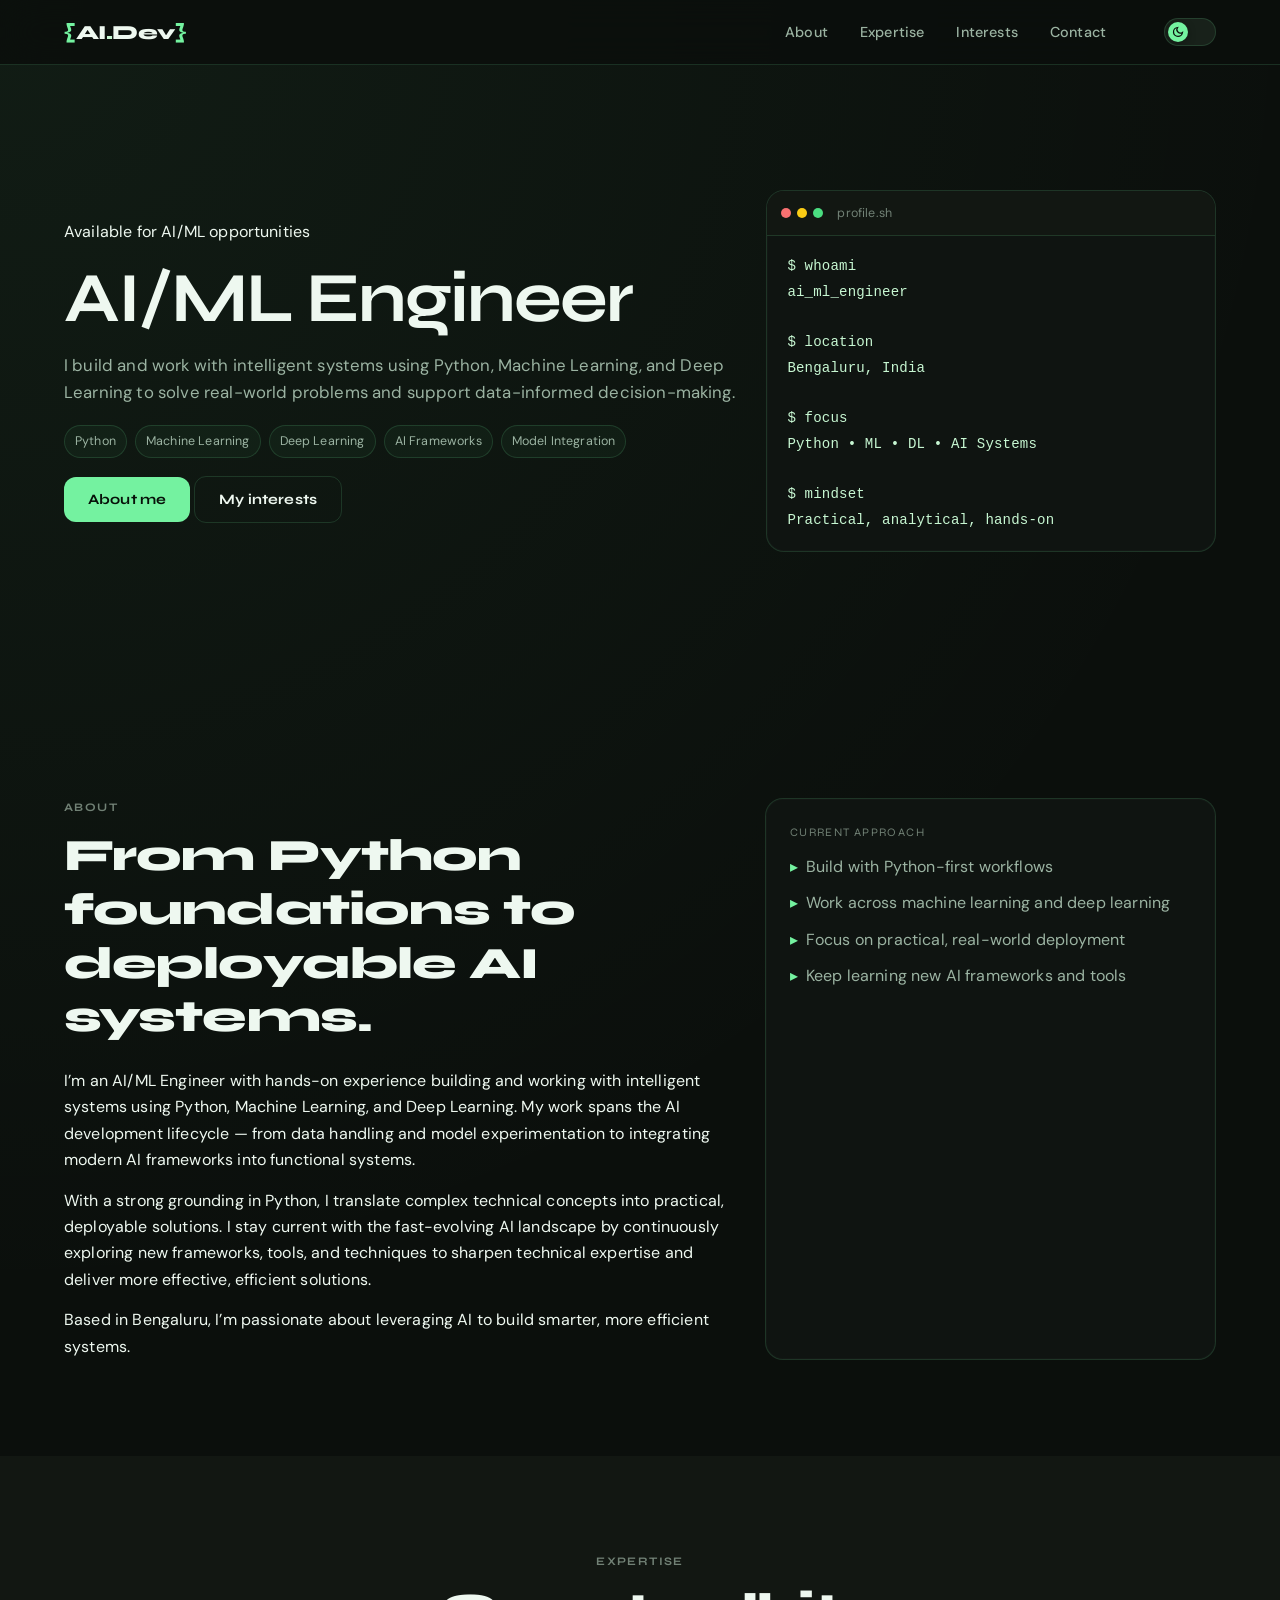
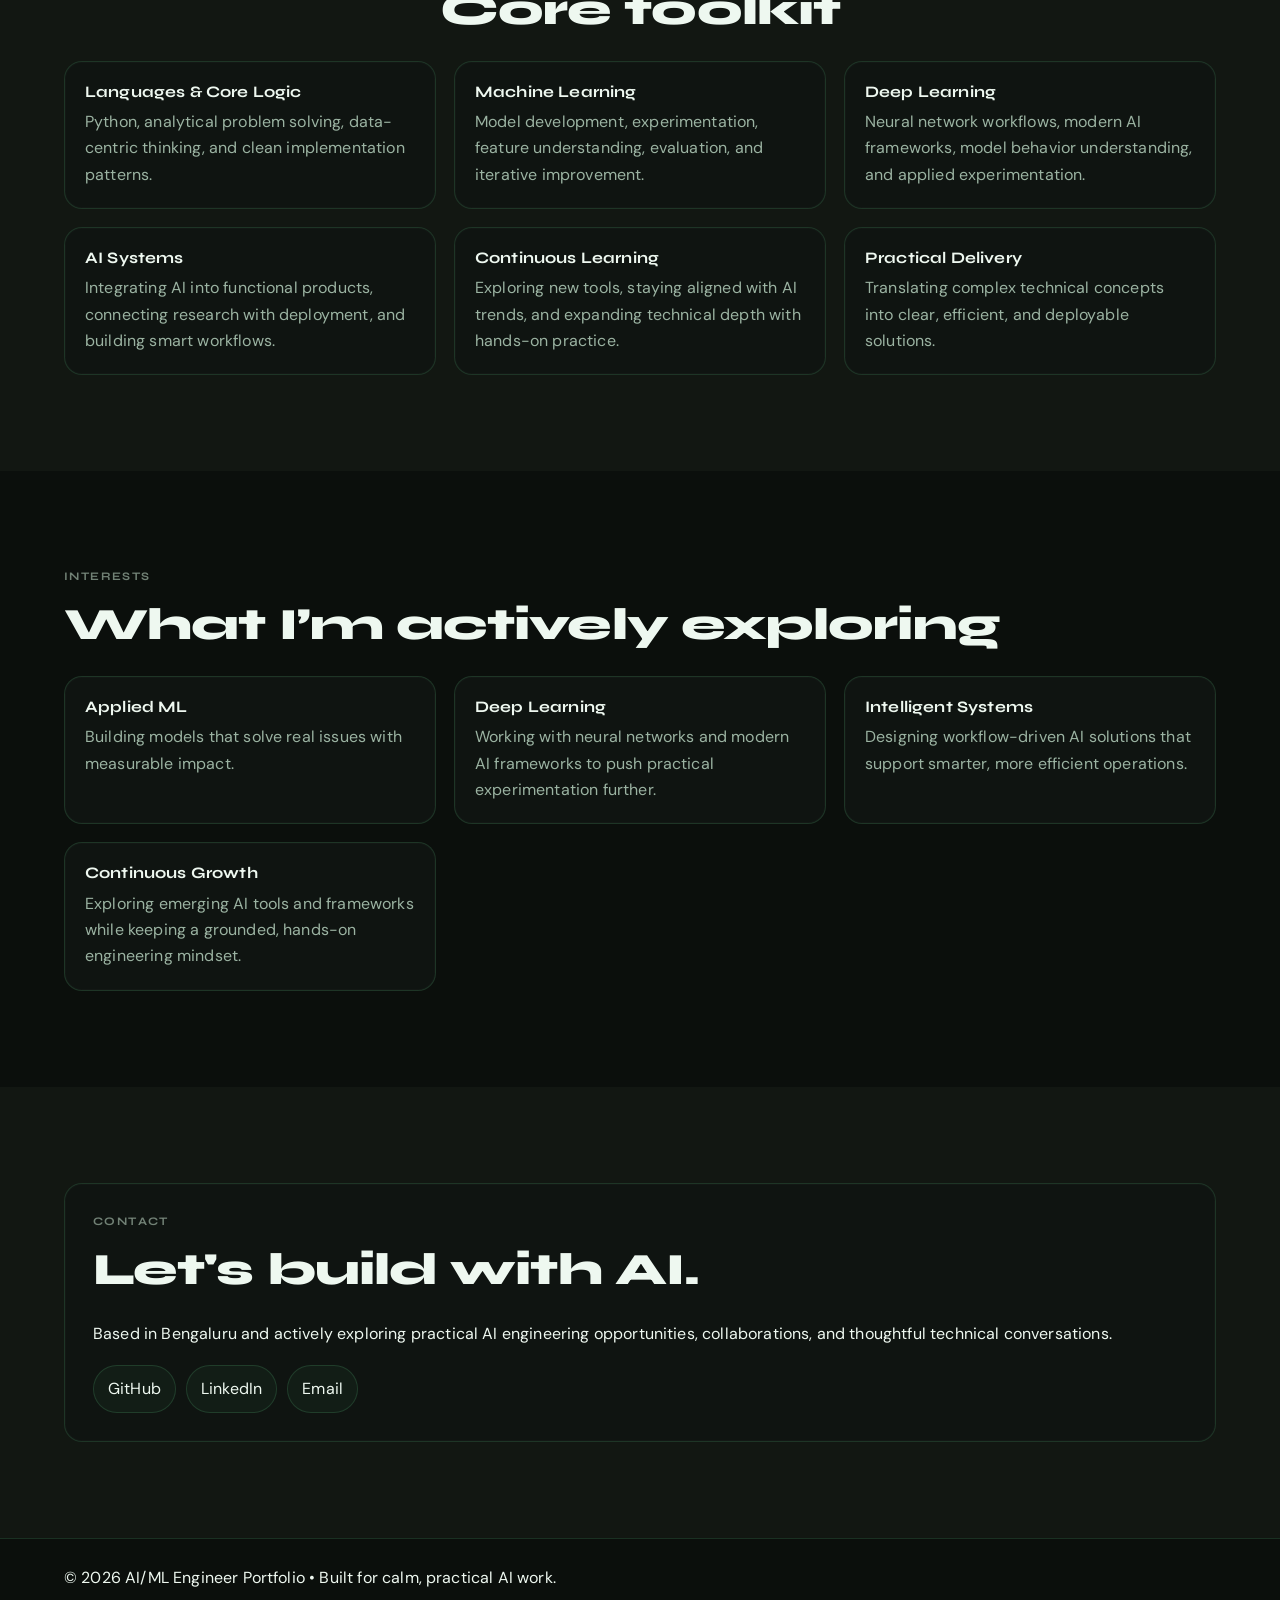
<file: index.html>
<!DOCTYPE html>
<html lang="en" data-theme="dark">
<head>
  <meta charset="UTF-8" />
  <meta name="viewport" content="width=device-width, initial-scale=1.0" />
  <title>AI/ML Engineer Portfolio</title>
  <link rel="preconnect" href="https://fonts.googleapis.com" />
  <link rel="preconnect" href="https://fonts.gstatic.com" crossorigin />
  <link href="https://fonts.googleapis.com/css2?family=Syne:wght@400;500;600;700;800&family=DM+Sans:ital,wght@0,300;0,400;0,500;0,600;1,300&display=swap" rel="stylesheet" />
  <link rel="stylesheet" href="css/style.css" />
  <link rel="stylesheet" href="css/monochrome-roadmap.css" />
</head>
<body>

<nav class="navbar" id="navbar">
  <div class="nav-inner">
    <a href="#home" class="nav-logo">
      <span class="logo-bracket">{</span>AI<span class="logo-dot">.</span>Dev<span class="logo-bracket">}</span>
    </a>
    <ul class="nav-links">
      <li><a href="#about">About</a></li>
      <li><a href="#skills">Expertise</a></li>
      <li><a href="#interests">Interests</a></li>
      <li><a href="#contact">Contact</a></li>
    </ul>
    <div class="nav-actions">
      <button class="theme-toggle" id="themeToggle" aria-label="Toggle theme">
        <span class="toggle-track">
          <span class="toggle-thumb">
            <svg class="sun-icon" width="12" height="12" viewBox="0 0 24 24" fill="none" stroke="currentColor" stroke-width="2.5"><circle cx="12" cy="12" r="5"/><line x1="12" y1="1" x2="12" y2="3"/><line x1="12" y1="21" x2="12" y2="23"/><line x1="4.22" y1="4.22" x2="5.64" y2="5.64"/><line x1="18.36" y1="18.36" x2="19.78" y2="19.78"/><line x1="1" y1="12" x2="3" y2="12"/><line x1="21" y1="12" x2="23" y2="12"/><line x1="4.22" y1="19.78" x2="5.64" y2="18.36"/><line x1="18.36" y1="5.64" x2="19.78" y2="4.22"/></svg>
            <svg class="moon-icon" width="12" height="12" viewBox="0 0 24 24" fill="none" stroke="currentColor" stroke-width="2.5"><path d="M21 12.79A9 9 0 1 1 11.21 3 7 7 0 0 0 21 12.79z"/></svg>
          </span>
        </span>
      </button>
      <button class="hamburger" id="hamburger">
        <span></span><span></span><span></span>
      </button>
    </div>
  </div>
</nav>

<section class="hero" id="home">
  <div class="container hero-wrap">
    <div class="hero-copy">
      <div class="hero-badge">
        <span class="badge-dot"></span>
        Available for AI/ML opportunities
      </div>
      <h1 class="hero-title">AI/ML Engineer</h1>
      <p class="hero-sub">I build and work with intelligent systems using Python, Machine Learning, and Deep Learning to solve real-world problems and support data-informed decision-making.</p>
      <div class="hero-tags">
        <span class="tag">Python</span>
        <span class="tag">Machine Learning</span>
        <span class="tag">Deep Learning</span>
        <span class="tag">AI Frameworks</span>
        <span class="tag">Model Integration</span>
      </div>
      <div class="hero-cta">
        <a href="#about" class="btn btn-primary">About me</a>
        <a href="#interests" class="btn btn-ghost">My interests</a>
      </div>
    </div>

    <div class="terminal-card">
      <div class="terminal-header">
        <span class="terminal-dot red"></span>
        <span class="terminal-dot yellow"></span>
        <span class="terminal-dot green"></span>
        <span class="terminal-title">profile.sh</span>
      </div>
      <pre class="terminal-body">$ whoami
ai_ml_engineer

$ location
Bengaluru, India

$ focus
Python • ML • DL • AI Systems

$ mindset
Practical, analytical, hands-on</pre>
    </div>
  </div>
</section>

<section class="section" id="about">
  <div class="container about-grid">
    <div class="about-copy">
      <p class="section-eyebrow">About</p>
      <h2 class="section-title">From Python foundations to deployable AI systems.</h2>
      <p class="about-para">I’m an AI/ML Engineer with hands-on experience building and working with intelligent systems using Python, Machine Learning, and Deep Learning. My work spans the AI development lifecycle — from data handling and model experimentation to integrating modern AI frameworks into functional systems.</p>
      <p class="about-para">With a strong grounding in Python, I translate complex technical concepts into practical, deployable solutions. I stay current with the fast-evolving AI landscape by continuously exploring new frameworks, tools, and techniques to sharpen technical expertise and deliver more effective, efficient solutions.</p>
      <p class="about-para">Based in Bengaluru, I’m passionate about leveraging AI to build smarter, more efficient systems.</p>
    </div>

    <div class="profile-card">
      <div class="profile-card-title">Current approach</div>
      <ul class="profile-list">
        <li>Build with Python-first workflows</li>
        <li>Work across machine learning and deep learning</li>
        <li>Focus on practical, real-world deployment</li>
        <li>Keep learning new AI frameworks and tools</li>
      </ul>
    </div>
  </div>
</section>

<section class="section section-alt" id="skills">
  <div class="container">
    <p class="section-eyebrow center">Expertise</p>
    <h2 class="section-title center">Core toolkit</h2>
    <div class="skills-grid">
      <article class="skill-card">
        <h3>Languages & Core Logic</h3>
        <p>Python, analytical problem solving, data-centric thinking, and clean implementation patterns.</p>
      </article>
      <article class="skill-card">
        <h3>Machine Learning</h3>
        <p>Model development, experimentation, feature understanding, evaluation, and iterative improvement.</p>
      </article>
      <article class="skill-card">
        <h3>Deep Learning</h3>
        <p>Neural network workflows, modern AI frameworks, model behavior understanding, and applied experimentation.</p>
      </article>
      <article class="skill-card">
        <h3>AI Systems</h3>
        <p>Integrating AI into functional products, connecting research with deployment, and building smart workflows.</p>
      </article>
      <article class="skill-card">
        <h3>Continuous Learning</h3>
        <p>Exploring new tools, staying aligned with AI trends, and expanding technical depth with hands-on practice.</p>
      </article>
      <article class="skill-card">
        <h3>Practical Delivery</h3>
        <p>Translating complex technical concepts into clear, efficient, and deployable solutions.</p>
      </article>
    </div>
  </div>
</section>

<section class="section" id="interests">
  <div class="container">
    <p class="section-eyebrow">Interests</p>
    <h2 class="section-title">What I’m actively exploring</h2>
    <div class="interest-grid">
      <article class="interest-card">
        <h3>Applied ML</h3>
        <p>Building models that solve real issues with measurable impact.</p>
      </article>
      <article class="interest-card">
        <h3>Deep Learning</h3>
        <p>Working with neural networks and modern AI frameworks to push practical experimentation further.</p>
      </article>
      <article class="interest-card">
        <h3>Intelligent Systems</h3>
        <p>Designing workflow-driven AI solutions that support smarter, more efficient operations.</p>
      </article>
      <article class="interest-card">
        <h3>Continuous Growth</h3>
        <p>Exploring emerging AI tools and frameworks while keeping a grounded, hands-on engineering mindset.</p>
      </article>
    </div>
  </div>
</section>

<section class="section section-alt" id="contact">
  <div class="container">
    <div class="contact-card">
      <p class="section-eyebrow">Contact</p>
      <h2 class="section-title">Let's build with AI.</h2>
      <p class="contact-text">Based in Bengaluru and actively exploring practical AI engineering opportunities, collaborations, and thoughtful technical conversations.</p>
      <div class="contact-links">
        <a href="https://github.com/rijutr" class="contact-link" target="_blank" rel="noreferrer">GitHub</a>
        <a href="https://www.linkedin.com/in/rijut-r-18513115a/" class="contact-link" target="_blank" rel="noreferrer">LinkedIn</a>
        <a href="mailto:rijut2000@gmail.com" class="contact-link">Email</a>
      </div>
    </div>
  </div>
</section>

<footer class="footer">
  <div class="container footer-inner">
    <p>© 2026 AI/ML Engineer Portfolio • Built for calm, practical AI work.</p>
  </div>
</footer>

<script src="js/app.js"></script>
</body>
</html>
</file>
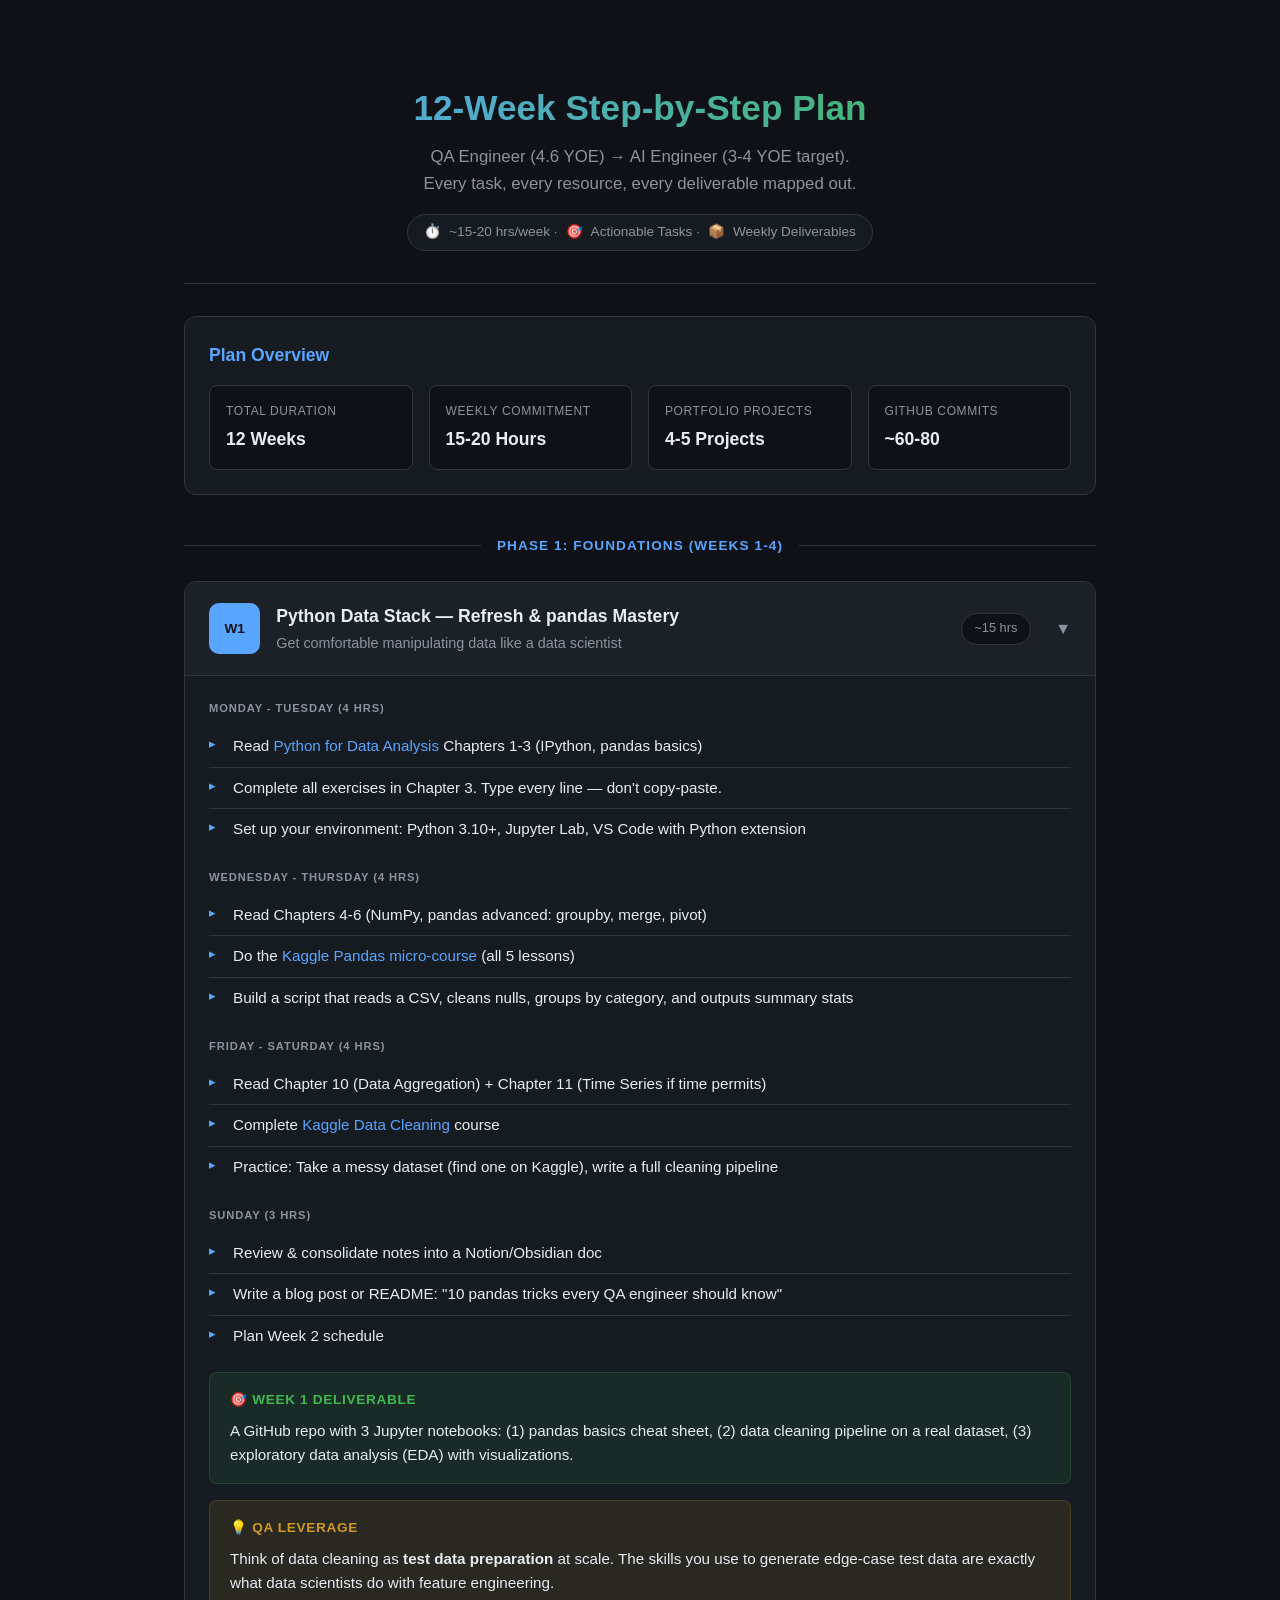
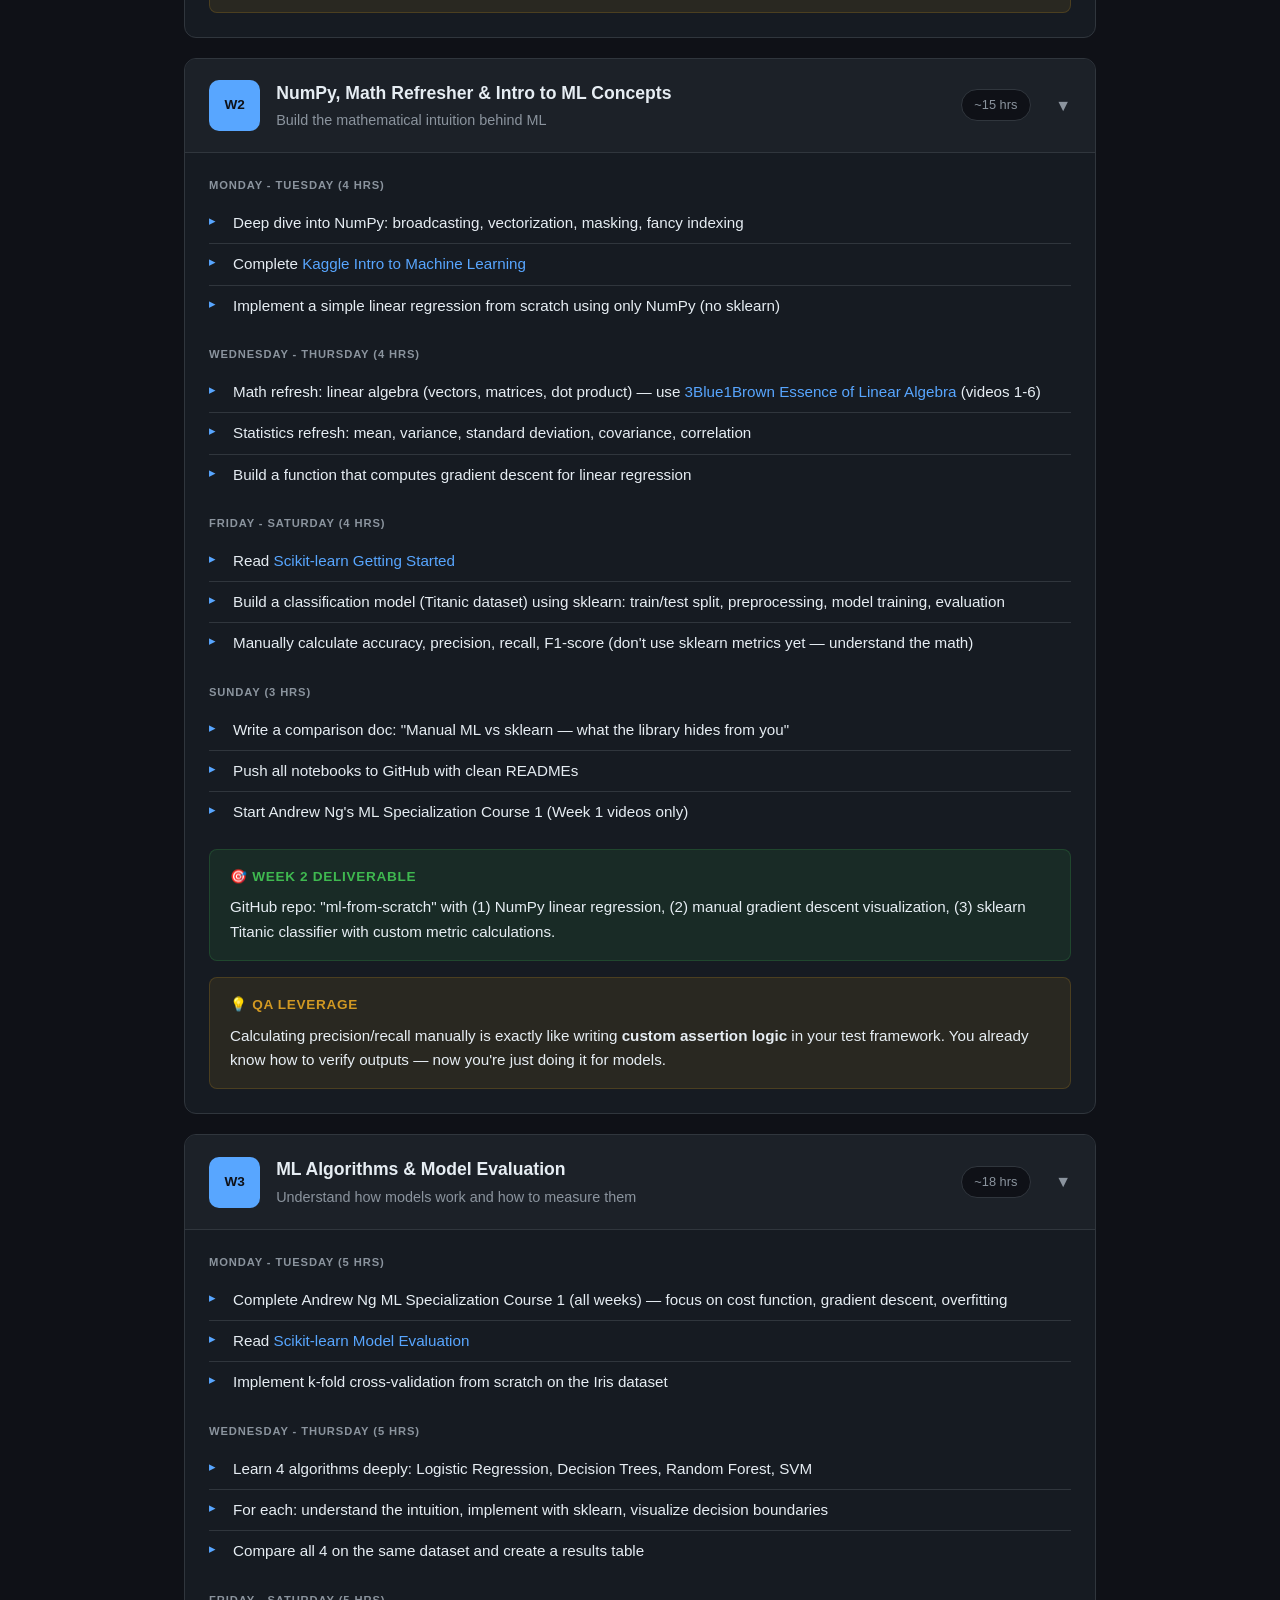
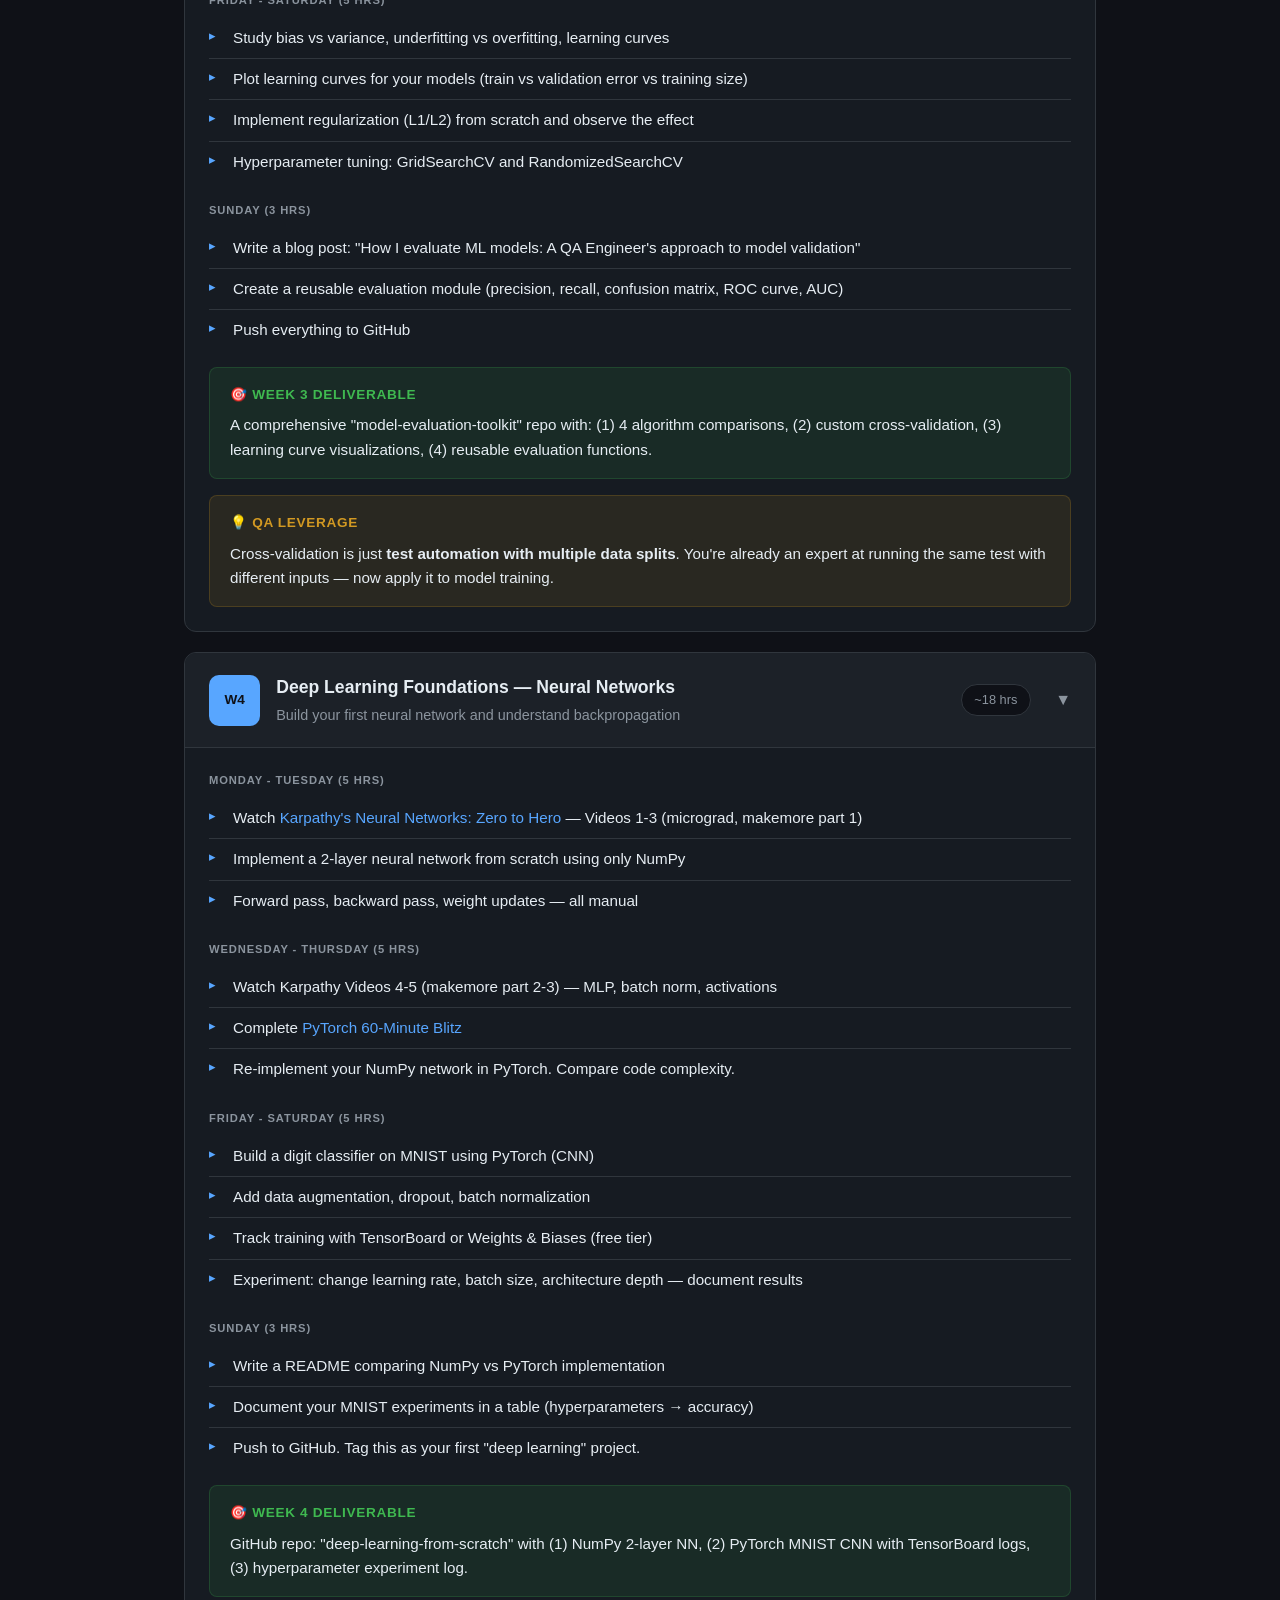
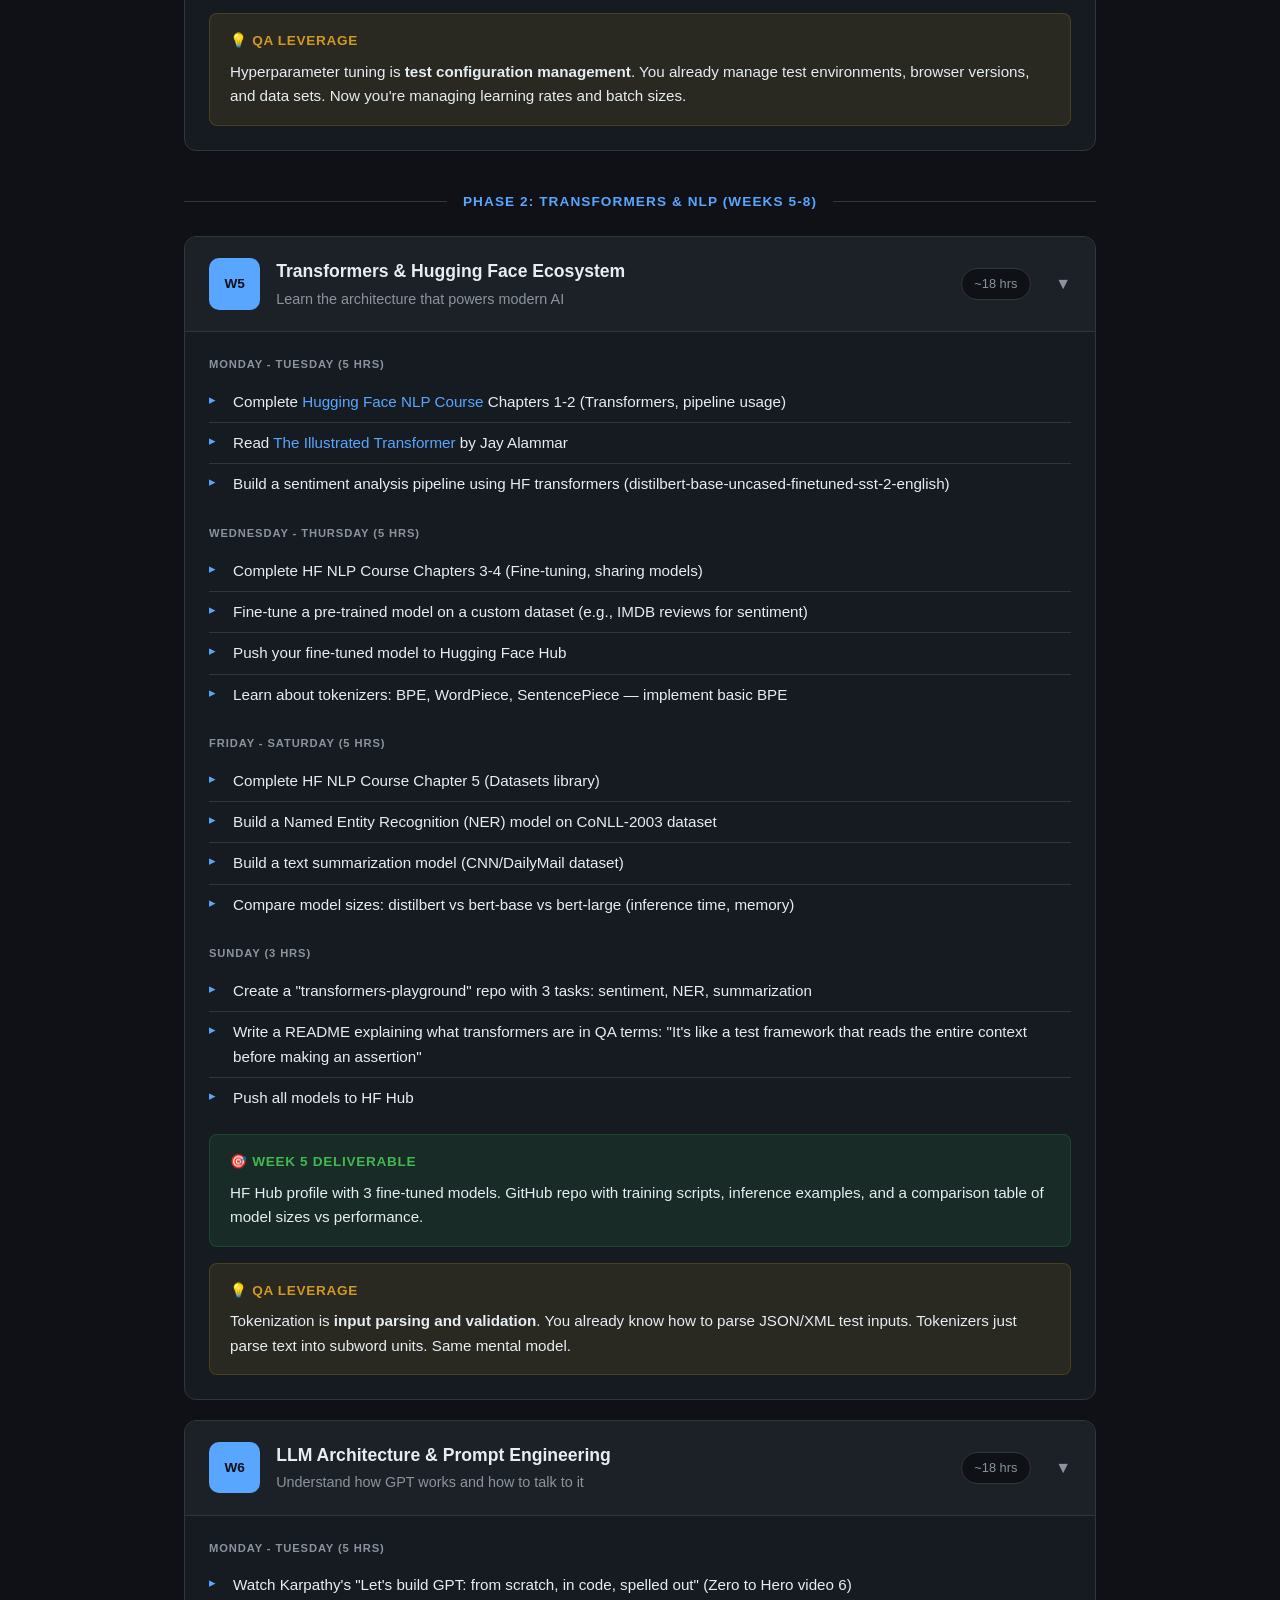
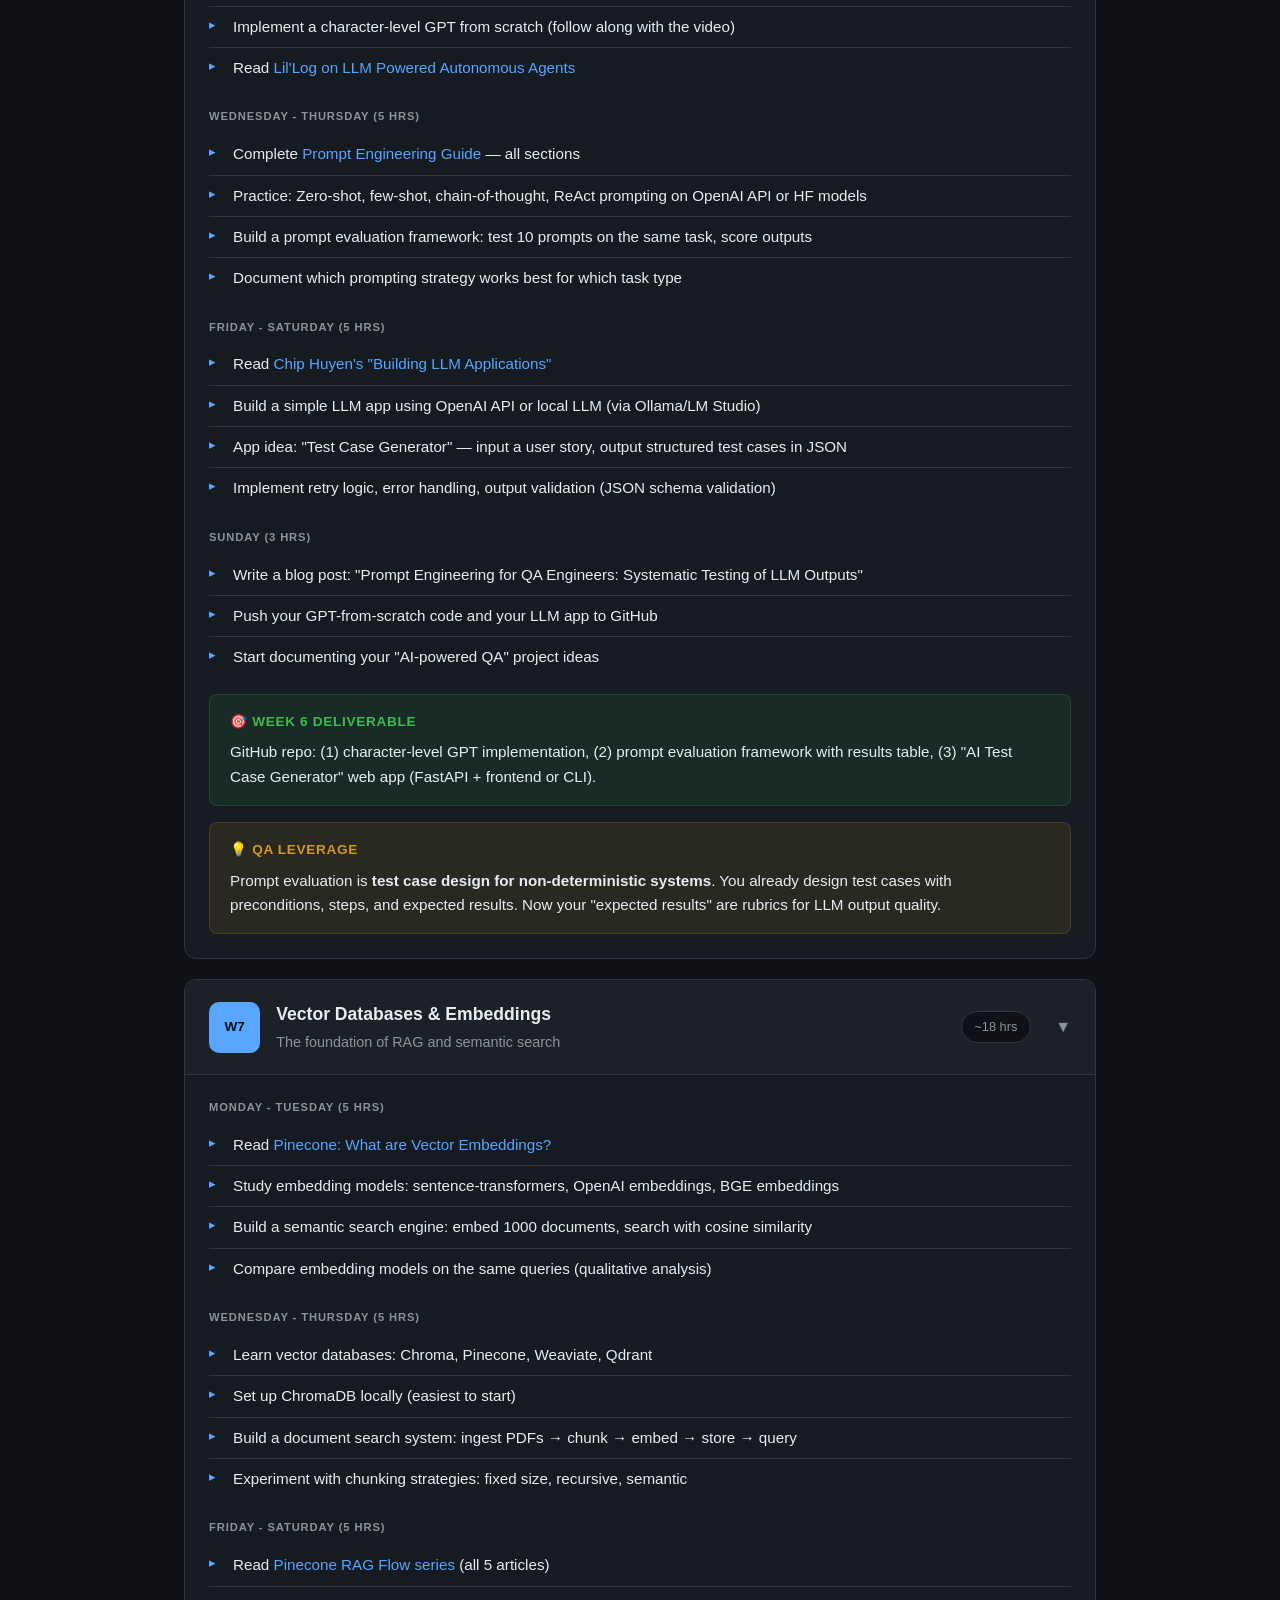
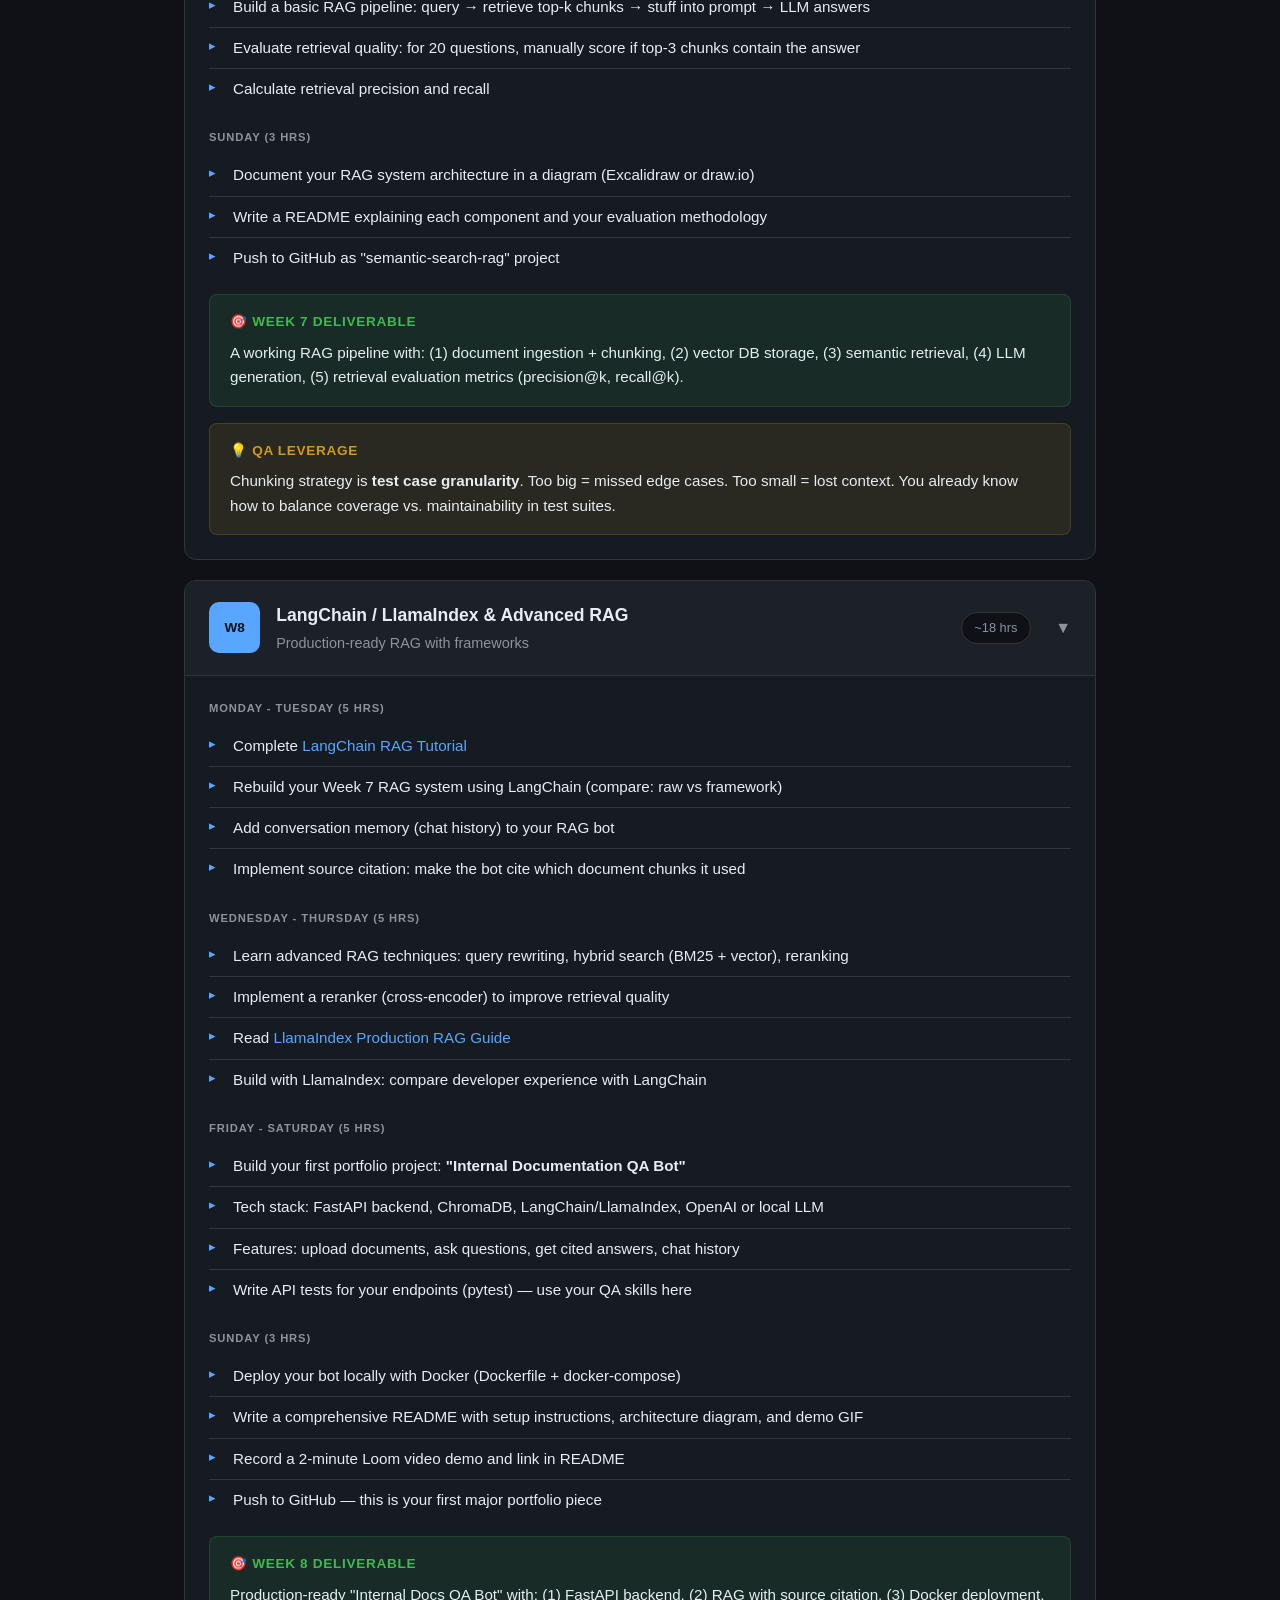
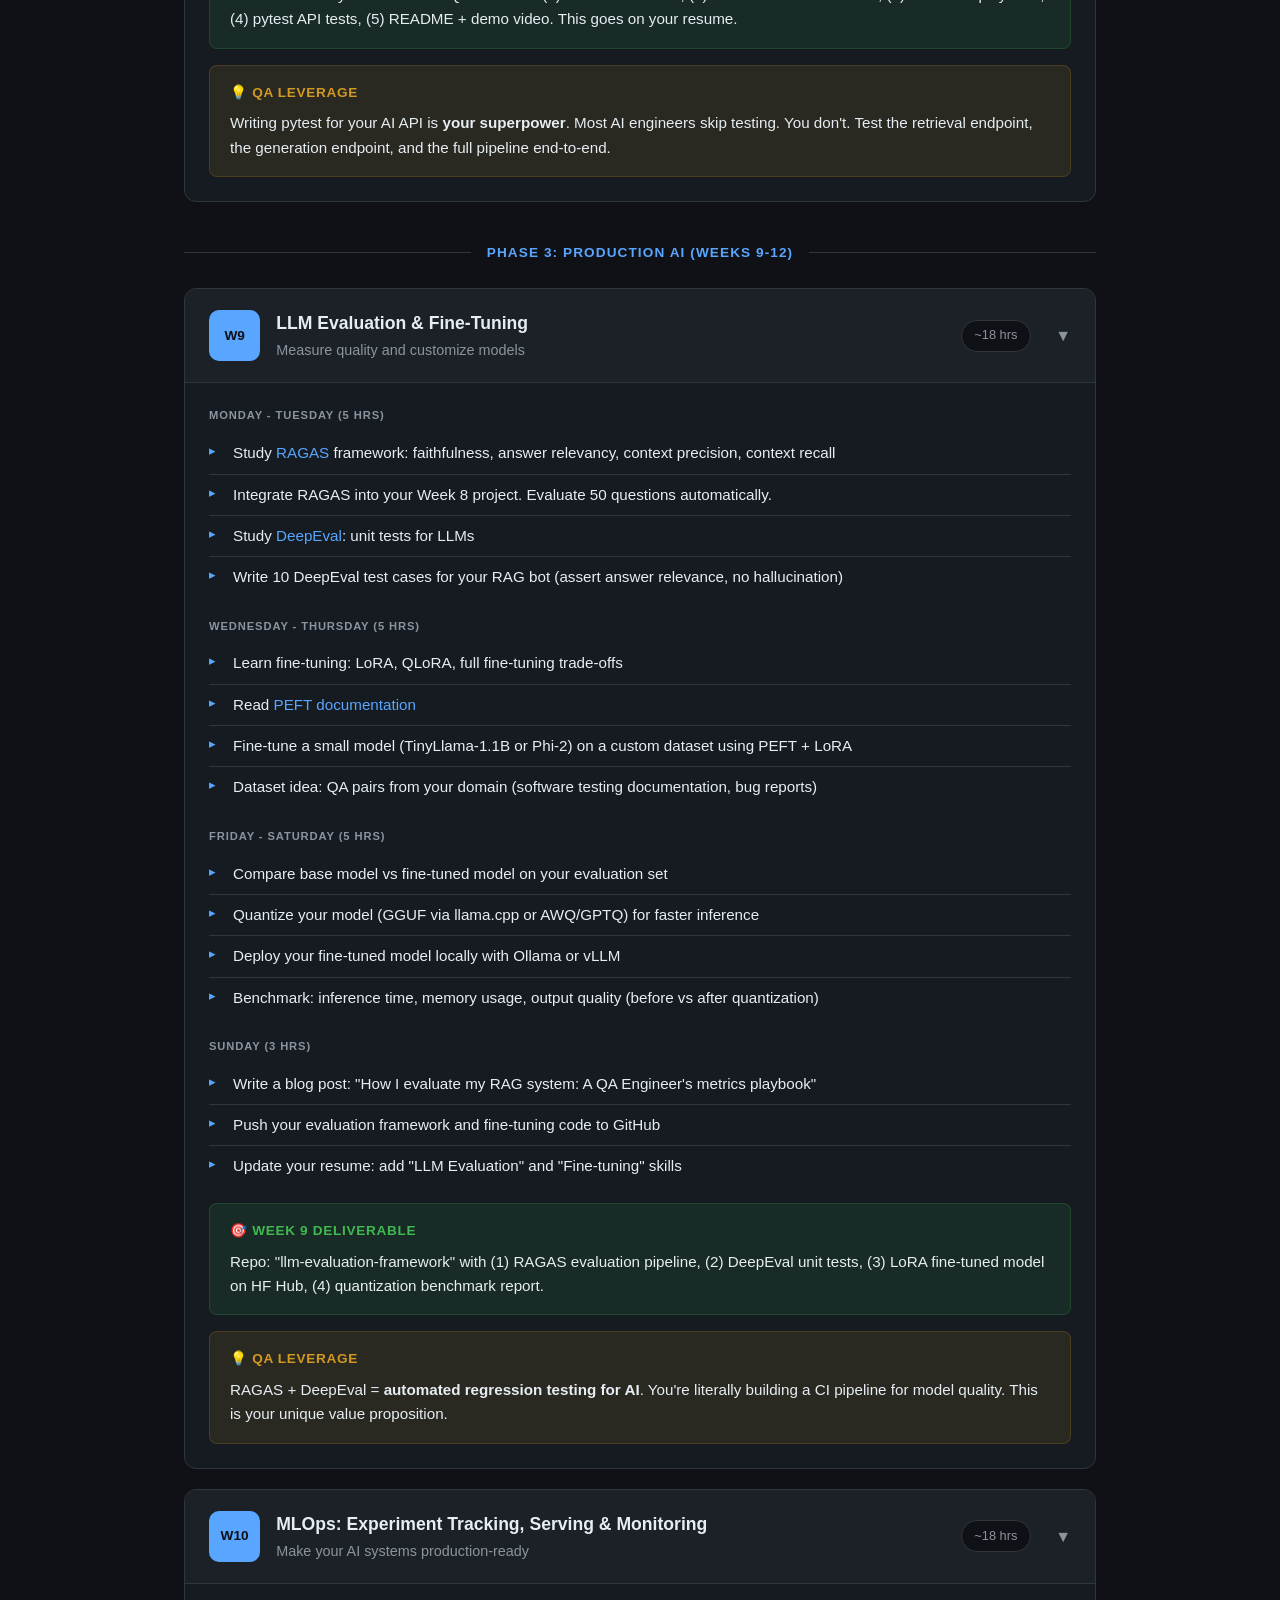
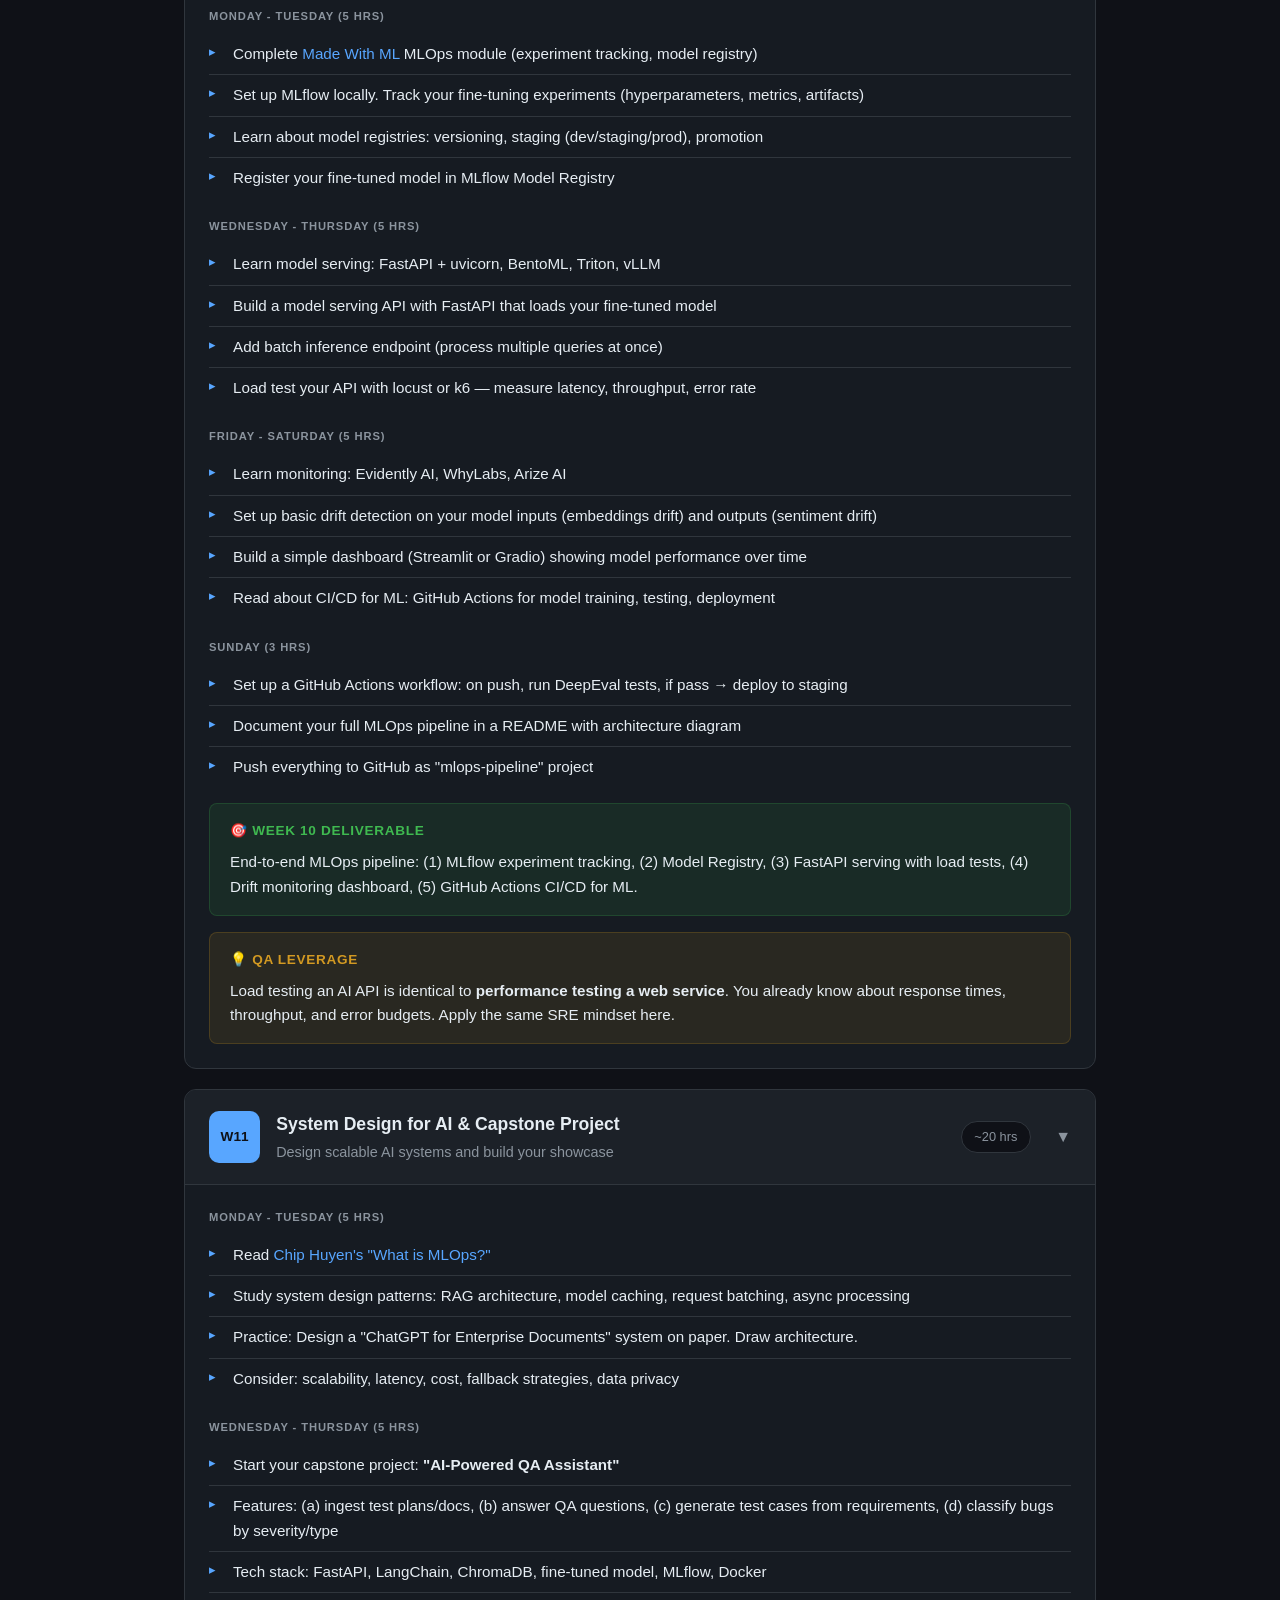
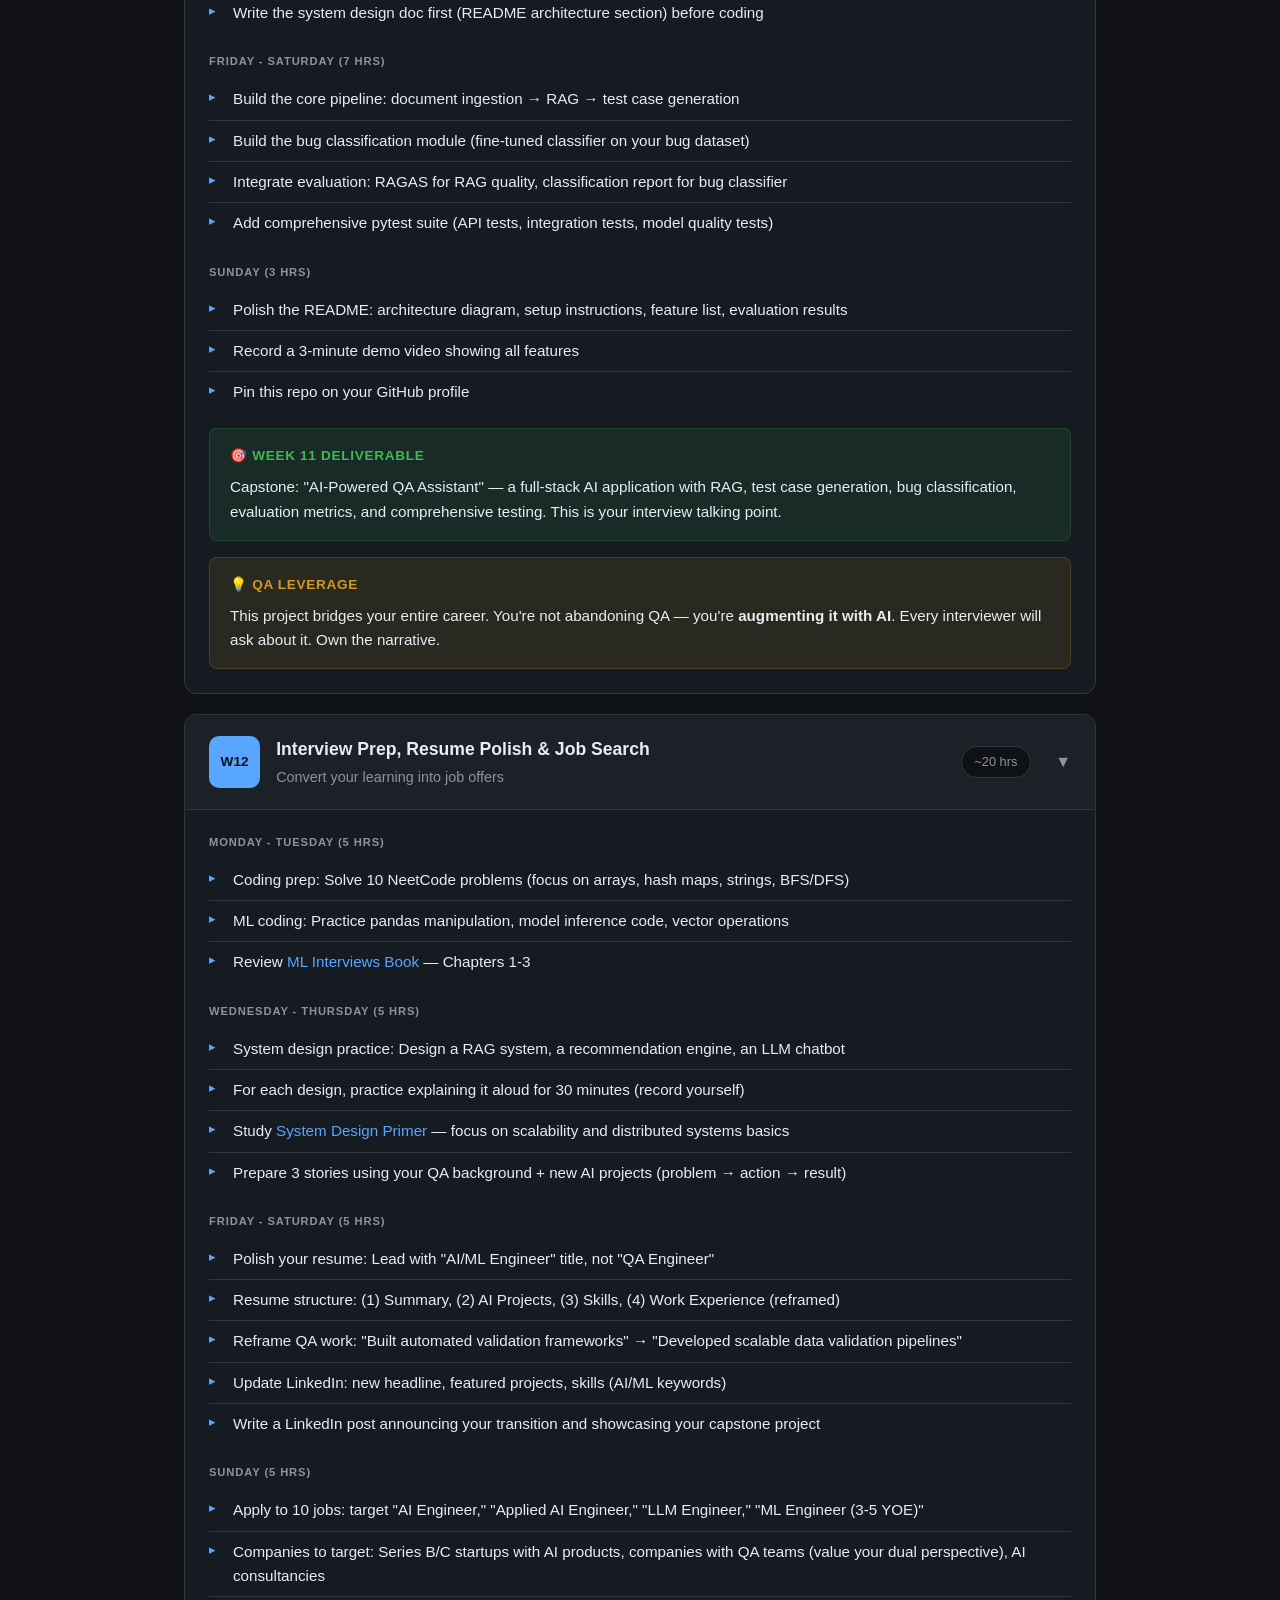
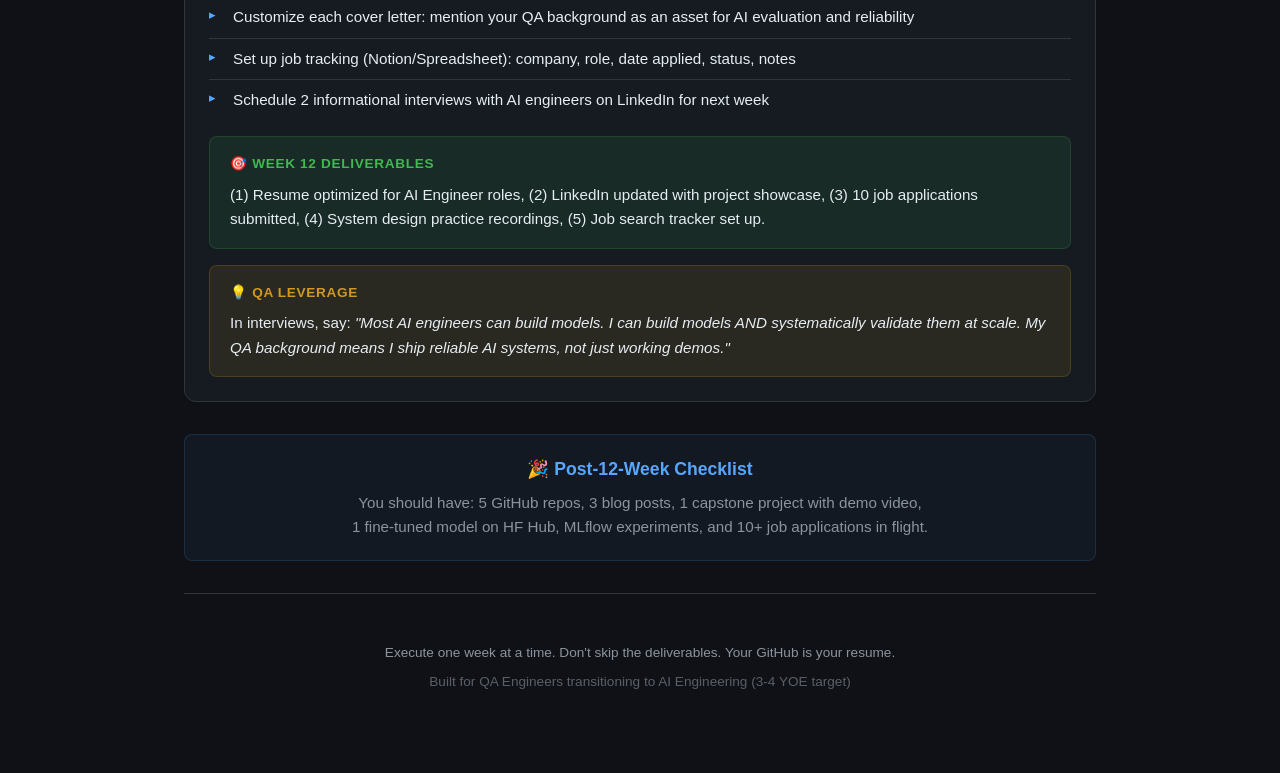
<file: ai_roadmap.html>
<!DOCTYPE html>
<html lang="en">
<head>
    <meta charset="UTF-8">
    <meta name="viewport" content="width=device-width, initial-scale=1.0">
    <title>QA → AI Engineer: 12-Week Step-by-Step Plan</title>
    <style>
        :root {
            --bg: #0f1117;
            --surface: #161b22;
            --surface-hover: #1c2128;
            --border: #30363d;
            --text-primary: #e6edf3;
            --text-secondary: #8b949e;
            --accent: #58a6ff;
            --accent-hover: #79b8ff;
            --accent-soft: rgba(88, 166, 255, 0.1);
            --accent-soft-2: rgba(88, 166, 255, 0.05);
            --success: #3fb950;
            --success-soft: rgba(63, 185, 80, 0.1);
            --warning: #d29922;
            --warning-soft: rgba(210, 153, 34, 0.1);
            --danger: #f85149;
            --tag-bg: #21262d;
            --tag-text: #c9d1d9;
            --shadow: 0 8px 24px rgba(0,0,0,0.3);
        }

        * { margin: 0; padding: 0; box-sizing: border-box; }

        body {
            font-family: -apple-system, BlinkMacSystemFont, 'Segoe UI', Roboto, 'Helvetica Neue', Arial, sans-serif;
            background: var(--bg);
            color: var(--text-primary);
            line-height: 1.6;
            padding: 0;
        }

        .container {
            max-width: 960px;
            margin: 0 auto;
            padding: 2rem 1.5rem;
        }

        header {
            text-align: center;
            padding: 3rem 0 2rem;
            border-bottom: 1px solid var(--border);
            margin-bottom: 2rem;
        }

        header h1 {
            font-size: 2.2rem;
            font-weight: 700;
            margin-bottom: 0.5rem;
            background: linear-gradient(90deg, var(--accent), var(--success));
            -webkit-background-clip: text;
            -webkit-text-fill-color: transparent;
            background-clip: text;
        }

        header p {
            color: var(--text-secondary);
            font-size: 1.05rem;
            max-width: 650px;
            margin: 0.5rem auto 0;
        }

        .meta-badge {
            display: inline-flex;
            align-items: center;
            gap: 0.5rem;
            background: var(--surface);
            border: 1px solid var(--border);
            padding: 0.4rem 1rem;
            border-radius: 2rem;
            font-size: 0.85rem;
            color: var(--text-secondary);
            margin-top: 1rem;
        }

        .overview {
            background: var(--surface);
            border: 1px solid var(--border);
            border-radius: 12px;
            padding: 1.5rem;
            margin-bottom: 2rem;
        }

        .overview h2 {
            font-size: 1.1rem;
            margin-bottom: 1rem;
            color: var(--accent);
        }

        .overview-grid {
            display: grid;
            grid-template-columns: repeat(auto-fit, minmax(200px, 1fr));
            gap: 1rem;
        }

        .overview-item {
            background: var(--bg);
            border: 1px solid var(--border);
            border-radius: 8px;
            padding: 1rem;
        }

        .overview-item .label {
            font-size: 0.75rem;
            text-transform: uppercase;
            letter-spacing: 0.05em;
            color: var(--text-secondary);
            margin-bottom: 0.25rem;
        }

        .overview-item .value {
            font-size: 1.1rem;
            font-weight: 600;
        }

        .phase-divider {
            display: flex;
            align-items: center;
            gap: 1rem;
            margin: 2.5rem 0 1.5rem;
        }

        .phase-divider .line {
            flex: 1;
            height: 1px;
            background: var(--border);
        }

        .phase-divider .phase-label {
            font-size: 0.85rem;
            text-transform: uppercase;
            letter-spacing: 0.08em;
            color: var(--accent);
            font-weight: 700;
            white-space: nowrap;
        }

        .week-card {
            background: var(--surface);
            border: 1px solid var(--border);
            border-radius: 12px;
            margin-bottom: 1.25rem;
            overflow: hidden;
            transition: box-shadow 0.2s ease;
        }

        .week-card:hover {
            box-shadow: var(--shadow);
        }

        .week-header {
            padding: 1.25rem 1.5rem;
            background: var(--surface-hover);
            border-bottom: 1px solid var(--border);
            display: flex;
            align-items: center;
            gap: 1rem;
            cursor: pointer;
            user-select: none;
        }

        .week-number {
            background: var(--accent);
            color: var(--bg);
            font-weight: 700;
            font-size: 0.85rem;
            width: 3.2rem;
            height: 3.2rem;
            border-radius: 10px;
            display: flex;
            align-items: center;
            justify-content: center;
            flex-shrink: 0;
        }

        .week-title-wrap {
            flex: 1;
        }

        .week-title-wrap h3 {
            font-size: 1.1rem;
            font-weight: 600;
        }

        .week-subtitle {
            font-size: 0.9rem;
            color: var(--text-secondary);
            margin-top: 0.15rem;
        }

        .week-hours {
            font-size: 0.8rem;
            color: var(--text-secondary);
            background: var(--bg);
            padding: 0.3rem 0.8rem;
            border-radius: 1rem;
            border: 1px solid var(--border);
            white-space: nowrap;
        }

        .toggle-icon {
            color: var(--text-secondary);
            font-size: 1rem;
            transition: transform 0.2s ease;
            margin-left: 0.5rem;
        }

        .week-card.collapsed .toggle-icon {
            transform: rotate(-90deg);
        }

        .week-body {
            padding: 1.5rem;
        }

        .week-card.collapsed .week-body {
            display: none;
        }

        .section-label {
            font-size: 0.7rem;
            text-transform: uppercase;
            letter-spacing: 0.08em;
            color: var(--text-secondary);
            font-weight: 700;
            margin-bottom: 0.5rem;
            margin-top: 1.25rem;
        }

        .section-label:first-child {
            margin-top: 0;
        }

        .task-list {
            list-style: none;
        }

        .task-list li {
            padding: 0.5rem 0;
            padding-left: 1.5rem;
            position: relative;
            border-bottom: 1px solid var(--border);
            font-size: 0.95rem;
        }

        .task-list li:last-child {
            border-bottom: none;
        }

        .task-list li::before {
            content: "▸";
            position: absolute;
            left: 0;
            color: var(--accent);
            font-size: 0.8rem;
        }

        .task-list li.done::before {
            content: "✓";
            color: var(--success);
        }

        .deliverable-box {
            background: var(--success-soft);
            border: 1px solid rgba(63, 185, 80, 0.2);
            border-radius: 8px;
            padding: 1rem 1.25rem;
            margin-top: 1rem;
        }

        .deliverable-box .deliverable-title {
            font-weight: 700;
            color: var(--success);
            font-size: 0.85rem;
            text-transform: uppercase;
            letter-spacing: 0.05em;
            margin-bottom: 0.5rem;
        }

        .deliverable-box p {
            font-size: 0.95rem;
            color: var(--text-primary);
        }

        .qa-tip {
            background: var(--warning-soft);
            border: 1px solid rgba(210, 153, 34, 0.2);
            border-radius: 8px;
            padding: 1rem 1.25rem;
            margin-top: 1rem;
        }

        .qa-tip .qa-title {
            font-weight: 700;
            color: var(--warning);
            font-size: 0.85rem;
            text-transform: uppercase;
            letter-spacing: 0.05em;
            margin-bottom: 0.5rem;
        }

        .qa-tip p {
            font-size: 0.95rem;
            color: var(--text-primary);
        }

        .resource-link {
            color: var(--accent);
            text-decoration: none;
        }

        .resource-link:hover {
            text-decoration: underline;
        }

        .time-breakdown {
            display: grid;
            grid-template-columns: repeat(auto-fit, minmax(140px, 1fr));
            gap: 0.75rem;
            margin-top: 1rem;
        }

        .time-item {
            background: var(--bg);
            border: 1px solid var(--border);
            border-radius: 6px;
            padding: 0.75rem;
            text-align: center;
        }

        .time-item .time-val {
            font-size: 1.3rem;
            font-weight: 700;
            color: var(--accent);
        }

        .time-item .time-label {
            font-size: 0.75rem;
            color: var(--text-secondary);
            margin-top: 0.2rem;
        }

        .checkpoint {
            background: var(--accent-soft-2);
            border: 1px solid rgba(88, 166, 255, 0.15);
            border-radius: 8px;
            padding: 1.25rem;
            margin: 2rem 0;
            text-align: center;
        }

        .checkpoint h3 {
            color: var(--accent);
            font-size: 1.1rem;
            margin-bottom: 0.5rem;
        }

        .checkpoint p {
            color: var(--text-secondary);
            font-size: 0.95rem;
        }

        footer {
            text-align: center;
            padding: 3rem 0;
            color: var(--text-secondary);
            font-size: 0.85rem;
            border-top: 1px solid var(--border);
            margin-top: 2rem;
        }

        @media (max-width: 600px) {
            .container { padding: 1rem; }
            header h1 { font-size: 1.5rem; }
            .week-header { flex-wrap: wrap; }
            .week-hours { margin-left: 4.2rem; }
        }
    </style>
<base target="_blank">
</head>
<body>
    <div class="container">
        <header>
            <h1>12-Week Step-by-Step Plan</h1>
            <p>QA Engineer (4.6 YOE) → AI Engineer (3-4 YOE target).<br>Every task, every resource, every deliverable mapped out.</p>
            <div class="meta-badge">
                <span>⏱️</span> ~15-20 hrs/week &middot; <span>🎯</span> Actionable Tasks &middot; <span>📦</span> Weekly Deliverables
            </div>
        </header>

        <div class="overview">
            <h2>Plan Overview</h2>
            <div class="overview-grid">
                <div class="overview-item">
                    <div class="label">Total Duration</div>
                    <div class="value">12 Weeks</div>
                </div>
                <div class="overview-item">
                    <div class="label">Weekly Commitment</div>
                    <div class="value">15-20 Hours</div>
                </div>
                <div class="overview-item">
                    <div class="label">Portfolio Projects</div>
                    <div class="value">4-5 Projects</div>
                </div>
                <div class="overview-item">
                    <div class="label">GitHub Commits</div>
                    <div class="value">~60-80</div>
                </div>
            </div>
        </div>

        <!-- PHASE 1 -->
        <div class="phase-divider">
            <div class="line"></div>
            <div class="phase-label">Phase 1: Foundations (Weeks 1-4)</div>
            <div class="line"></div>
        </div>

        <!-- WEEK 1 -->
        <div class="week-card" id="w1">
            <div class="week-header" onclick="toggleWeek('w1')">
                <div class="week-number">W1</div>
                <div class="week-title-wrap">
                    <h3>Python Data Stack — Refresh & pandas Mastery</h3>
                    <div class="week-subtitle">Get comfortable manipulating data like a data scientist</div>
                </div>
                <div class="week-hours">~15 hrs</div>
                <span class="toggle-icon">▼</span>
            </div>
            <div class="week-body">
                <div class="section-label">Monday - Tuesday (4 hrs)</div>
                <ul class="task-list">
                    <li>Read <a href="https://wesmckinney.com/book/" class="resource-link" target="_blank">Python for Data Analysis</a> Chapters 1-3 (IPython, pandas basics)</li>
                    <li>Complete all exercises in Chapter 3. Type every line — don't copy-paste.</li>
                    <li>Set up your environment: Python 3.10+, Jupyter Lab, VS Code with Python extension</li>
                </ul>

                <div class="section-label">Wednesday - Thursday (4 hrs)</div>
                <ul class="task-list">
                    <li>Read Chapters 4-6 (NumPy, pandas advanced: groupby, merge, pivot)</li>
                    <li>Do the <a href="https://www.kaggle.com/learn/pandas" class="resource-link" target="_blank">Kaggle Pandas micro-course</a> (all 5 lessons)</li>
                    <li>Build a script that reads a CSV, cleans nulls, groups by category, and outputs summary stats</li>
                </ul>

                <div class="section-label">Friday - Saturday (4 hrs)</div>
                <ul class="task-list">
                    <li>Read Chapter 10 (Data Aggregation) + Chapter 11 (Time Series if time permits)</li>
                    <li>Complete <a href="https://www.kaggle.com/learn/data-cleaning" class="resource-link" target="_blank">Kaggle Data Cleaning</a> course</li>
                    <li>Practice: Take a messy dataset (find one on Kaggle), write a full cleaning pipeline</li>
                </ul>

                <div class="section-label">Sunday (3 hrs)</div>
                <ul class="task-list">
                    <li>Review & consolidate notes into a Notion/Obsidian doc</li>
                    <li>Write a blog post or README: "10 pandas tricks every QA engineer should know"</li>
                    <li>Plan Week 2 schedule</li>
                </ul>

                <div class="deliverable-box">
                    <div class="deliverable-title">🎯 Week 1 Deliverable</div>
                    <p>A GitHub repo with 3 Jupyter notebooks: (1) pandas basics cheat sheet, (2) data cleaning pipeline on a real dataset, (3) exploratory data analysis (EDA) with visualizations.</p>
                </div>

                <div class="qa-tip">
                    <div class="qa-title">💡 QA Leverage</div>
                    <p>Think of data cleaning as <strong>test data preparation</strong> at scale. The skills you use to generate edge-case test data are exactly what data scientists do with feature engineering.</p>
                </div>
            </div>
        </div>

        <!-- WEEK 2 -->
        <div class="week-card" id="w2">
            <div class="week-header" onclick="toggleWeek('w2')">
                <div class="week-number">W2</div>
                <div class="week-title-wrap">
                    <h3>NumPy, Math Refresher & Intro to ML Concepts</h3>
                    <div class="week-subtitle">Build the mathematical intuition behind ML</div>
                </div>
                <div class="week-hours">~15 hrs</div>
                <span class="toggle-icon">▼</span>
            </div>
            <div class="week-body">
                <div class="section-label">Monday - Tuesday (4 hrs)</div>
                <ul class="task-list">
                    <li>Deep dive into NumPy: broadcasting, vectorization, masking, fancy indexing</li>
                    <li>Complete <a href="https://www.kaggle.com/learn/intro-to-machine-learning" class="resource-link" target="_blank">Kaggle Intro to Machine Learning</a></li>
                    <li>Implement a simple linear regression from scratch using only NumPy (no sklearn)</li>
                </ul>

                <div class="section-label">Wednesday - Thursday (4 hrs)</div>
                <ul class="task-list">
                    <li>Math refresh: linear algebra (vectors, matrices, dot product) — use <a href="https://www.youtube.com/playlist?list=PLZHQObOWTQDPD3MizzM2xVFitgF8hE_ab" class="resource-link" target="_blank">3Blue1Brown Essence of Linear Algebra</a> (videos 1-6)</li>
                    <li>Statistics refresh: mean, variance, standard deviation, covariance, correlation</li>
                    <li>Build a function that computes gradient descent for linear regression</li>
                </ul>

                <div class="section-label">Friday - Saturday (4 hrs)</div>
                <ul class="task-list">
                    <li>Read <a href="https://scikit-learn.org/stable/tutorial/basic/tutorial.html" class="resource-link" target="_blank">Scikit-learn Getting Started</a></li>
                    <li>Build a classification model (Titanic dataset) using sklearn: train/test split, preprocessing, model training, evaluation</li>
                    <li>Manually calculate accuracy, precision, recall, F1-score (don't use sklearn metrics yet — understand the math)</li>
                </ul>

                <div class="section-label">Sunday (3 hrs)</div>
                <ul class="task-list">
                    <li>Write a comparison doc: "Manual ML vs sklearn — what the library hides from you"</li>
                    <li>Push all notebooks to GitHub with clean READMEs</li>
                    <li>Start Andrew Ng's ML Specialization Course 1 (Week 1 videos only)</li>
                </ul>

                <div class="deliverable-box">
                    <div class="deliverable-title">🎯 Week 2 Deliverable</div>
                    <p>GitHub repo: "ml-from-scratch" with (1) NumPy linear regression, (2) manual gradient descent visualization, (3) sklearn Titanic classifier with custom metric calculations.</p>
                </div>

                <div class="qa-tip">
                    <div class="qa-title">💡 QA Leverage</div>
                    <p>Calculating precision/recall manually is exactly like writing <strong>custom assertion logic</strong> in your test framework. You already know how to verify outputs — now you're just doing it for models.</p>
                </div>
            </div>
        </div>

        <!-- WEEK 3 -->
        <div class="week-card" id="w3">
            <div class="week-header" onclick="toggleWeek('w3')">
                <div class="week-number">W3</div>
                <div class="week-title-wrap">
                    <h3>ML Algorithms & Model Evaluation</h3>
                    <div class="week-subtitle">Understand how models work and how to measure them</div>
                </div>
                <div class="week-hours">~18 hrs</div>
                <span class="toggle-icon">▼</span>
            </div>
            <div class="week-body">
                <div class="section-label">Monday - Tuesday (5 hrs)</div>
                <ul class="task-list">
                    <li>Complete Andrew Ng ML Specialization Course 1 (all weeks) — focus on cost function, gradient descent, overfitting</li>
                    <li>Read <a href="https://scikit-learn.org/stable/modules/model_evaluation.html" class="resource-link" target="_blank">Scikit-learn Model Evaluation</a></li>
                    <li>Implement k-fold cross-validation from scratch on the Iris dataset</li>
                </ul>

                <div class="section-label">Wednesday - Thursday (5 hrs)</div>
                <ul class="task-list">
                    <li>Learn 4 algorithms deeply: Logistic Regression, Decision Trees, Random Forest, SVM</li>
                    <li>For each: understand the intuition, implement with sklearn, visualize decision boundaries</li>
                    <li>Compare all 4 on the same dataset and create a results table</li>
                </ul>

                <div class="section-label">Friday - Saturday (5 hrs)</div>
                <ul class="task-list">
                    <li>Study bias vs variance, underfitting vs overfitting, learning curves</li>
                    <li>Plot learning curves for your models (train vs validation error vs training size)</li>
                    <li>Implement regularization (L1/L2) from scratch and observe the effect</li>
                    <li>Hyperparameter tuning: GridSearchCV and RandomizedSearchCV</li>
                </ul>

                <div class="section-label">Sunday (3 hrs)</div>
                <ul class="task-list">
                    <li>Write a blog post: "How I evaluate ML models: A QA Engineer's approach to model validation"</li>
                    <li>Create a reusable evaluation module (precision, recall, confusion matrix, ROC curve, AUC)</li>
                    <li>Push everything to GitHub</li>
                </ul>

                <div class="deliverable-box">
                    <div class="deliverable-title">🎯 Week 3 Deliverable</div>
                    <p>A comprehensive "model-evaluation-toolkit" repo with: (1) 4 algorithm comparisons, (2) custom cross-validation, (3) learning curve visualizations, (4) reusable evaluation functions.</p>
                </div>

                <div class="qa-tip">
                    <div class="qa-title">💡 QA Leverage</div>
                    <p>Cross-validation is just <strong>test automation with multiple data splits</strong>. You're already an expert at running the same test with different inputs — now apply it to model training.</p>
                </div>
            </div>
        </div>

        <!-- WEEK 4 -->
        <div class="week-card" id="w4">
            <div class="week-header" onclick="toggleWeek('w4')">
                <div class="week-number">W4</div>
                <div class="week-title-wrap">
                    <h3>Deep Learning Foundations — Neural Networks</h3>
                    <div class="week-subtitle">Build your first neural network and understand backpropagation</div>
                </div>
                <div class="week-hours">~18 hrs</div>
                <span class="toggle-icon">▼</span>
            </div>
            <div class="week-body">
                <div class="section-label">Monday - Tuesday (5 hrs)</div>
                <ul class="task-list">
                    <li>Watch <a href="https://www.youtube.com/playlist?list=PLAqhIrjkxbuWI23v9cThsA9GvCAUhRxKj" class="resource-link" target="_blank">Karpathy's Neural Networks: Zero to Hero</a> — Videos 1-3 (micrograd, makemore part 1)</li>
                    <li>Implement a 2-layer neural network from scratch using only NumPy</li>
                    <li>Forward pass, backward pass, weight updates — all manual</li>
                </ul>

                <div class="section-label">Wednesday - Thursday (5 hrs)</div>
                <ul class="task-list">
                    <li>Watch Karpathy Videos 4-5 (makemore part 2-3) — MLP, batch norm, activations</li>
                    <li>Complete <a href="https://pytorch.org/tutorials/beginner/deep_learning_60min_blitz.html" class="resource-link" target="_blank">PyTorch 60-Minute Blitz</a></li>
                    <li>Re-implement your NumPy network in PyTorch. Compare code complexity.</li>
                </ul>

                <div class="section-label">Friday - Saturday (5 hrs)</div>
                <ul class="task-list">
                    <li>Build a digit classifier on MNIST using PyTorch (CNN)</li>
                    <li>Add data augmentation, dropout, batch normalization</li>
                    <li>Track training with TensorBoard or Weights & Biases (free tier)</li>
                    <li>Experiment: change learning rate, batch size, architecture depth — document results</li>
                </ul>

                <div class="section-label">Sunday (3 hrs)</div>
                <ul class="task-list">
                    <li>Write a README comparing NumPy vs PyTorch implementation</li>
                    <li>Document your MNIST experiments in a table (hyperparameters → accuracy)</li>
                    <li>Push to GitHub. Tag this as your first "deep learning" project.</li>
                </ul>

                <div class="deliverable-box">
                    <div class="deliverable-title">🎯 Week 4 Deliverable</div>
                    <p>GitHub repo: "deep-learning-from-scratch" with (1) NumPy 2-layer NN, (2) PyTorch MNIST CNN with TensorBoard logs, (3) hyperparameter experiment log.</p>
                </div>

                <div class="qa-tip">
                    <div class="qa-title">💡 QA Leverage</div>
                    <p>Hyperparameter tuning is <strong>test configuration management</strong>. You already manage test environments, browser versions, and data sets. Now you're managing learning rates and batch sizes.</p>
                </div>
            </div>
        </div>

        <!-- PHASE 2 -->
        <div class="phase-divider">
            <div class="line"></div>
            <div class="phase-label">Phase 2: Transformers & NLP (Weeks 5-8)</div>
            <div class="line"></div>
        </div>

        <!-- WEEK 5 -->
        <div class="week-card" id="w5">
            <div class="week-header" onclick="toggleWeek('w5')">
                <div class="week-number">W5</div>
                <div class="week-title-wrap">
                    <h3>Transformers & Hugging Face Ecosystem</h3>
                    <div class="week-subtitle">Learn the architecture that powers modern AI</div>
                </div>
                <div class="week-hours">~18 hrs</div>
                <span class="toggle-icon">▼</span>
            </div>
            <div class="week-body">
                <div class="section-label">Monday - Tuesday (5 hrs)</div>
                <ul class="task-list">
                    <li>Complete <a href="https://huggingface.co/learn/nlp-course/chapter1/1" class="resource-link" target="_blank">Hugging Face NLP Course</a> Chapters 1-2 (Transformers, pipeline usage)</li>
                    <li>Read <a href="https://jalammar.github.io/illustrated-transformer/" class="resource-link" target="_blank">The Illustrated Transformer</a> by Jay Alammar</li>
                    <li>Build a sentiment analysis pipeline using HF transformers (distilbert-base-uncased-finetuned-sst-2-english)</li>
                </ul>

                <div class="section-label">Wednesday - Thursday (5 hrs)</div>
                <ul class="task-list">
                    <li>Complete HF NLP Course Chapters 3-4 (Fine-tuning, sharing models)</li>
                    <li>Fine-tune a pre-trained model on a custom dataset (e.g., IMDB reviews for sentiment)</li>
                    <li>Push your fine-tuned model to Hugging Face Hub</li>
                    <li>Learn about tokenizers: BPE, WordPiece, SentencePiece — implement basic BPE</li>
                </ul>

                <div class="section-label">Friday - Saturday (5 hrs)</div>
                <ul class="task-list">
                    <li>Complete HF NLP Course Chapter 5 (Datasets library)</li>
                    <li>Build a Named Entity Recognition (NER) model on CoNLL-2003 dataset</li>
                    <li>Build a text summarization model (CNN/DailyMail dataset)</li>
                    <li>Compare model sizes: distilbert vs bert-base vs bert-large (inference time, memory)</li>
                </ul>

                <div class="section-label">Sunday (3 hrs)</div>
                <ul class="task-list">
                    <li>Create a "transformers-playground" repo with 3 tasks: sentiment, NER, summarization</li>
                    <li>Write a README explaining what transformers are in QA terms: "It's like a test framework that reads the entire context before making an assertion"</li>
                    <li>Push all models to HF Hub</li>
                </ul>

                <div class="deliverable-box">
                    <div class="deliverable-title">🎯 Week 5 Deliverable</div>
                    <p>HF Hub profile with 3 fine-tuned models. GitHub repo with training scripts, inference examples, and a comparison table of model sizes vs performance.</p>
                </div>

                <div class="qa-tip">
                    <div class="qa-title">💡 QA Leverage</div>
                    <p>Tokenization is <strong>input parsing and validation</strong>. You already know how to parse JSON/XML test inputs. Tokenizers just parse text into subword units. Same mental model.</p>
                </div>
            </div>
        </div>

        <!-- WEEK 6 -->
        <div class="week-card" id="w6">
            <div class="week-header" onclick="toggleWeek('w6')">
                <div class="week-number">W6</div>
                <div class="week-title-wrap">
                    <h3>LLM Architecture & Prompt Engineering</h3>
                    <div class="week-subtitle">Understand how GPT works and how to talk to it</div>
                </div>
                <div class="week-hours">~18 hrs</div>
                <span class="toggle-icon">▼</span>
            </div>
            <div class="week-body">
                <div class="section-label">Monday - Tuesday (5 hrs)</div>
                <ul class="task-list">
                    <li>Watch Karpathy's "Let's build GPT: from scratch, in code, spelled out" (Zero to Hero video 6)</li>
                    <li>Implement a character-level GPT from scratch (follow along with the video)</li>
                    <li>Read <a href="https://lil-log.com/2023/07/11/llm-powered-autonomous-agents/" class="resource-link" target="_blank">Lil'Log on LLM Powered Autonomous Agents</a></li>
                </ul>

                <div class="section-label">Wednesday - Thursday (5 hrs)</div>
                <ul class="task-list">
                    <li>Complete <a href="https://www.promptingguide.ai/" class="resource-link" target="_blank">Prompt Engineering Guide</a> — all sections</li>
                    <li>Practice: Zero-shot, few-shot, chain-of-thought, ReAct prompting on OpenAI API or HF models</li>
                    <li>Build a prompt evaluation framework: test 10 prompts on the same task, score outputs</li>
                    <li>Document which prompting strategy works best for which task type</li>
                </ul>

                <div class="section-label">Friday - Saturday (5 hrs)</div>
                <ul class="task-list">
                    <li>Read <a href="https://huyenchip.com/2023/06/07/generative-ai-services.html" class="resource-link" target="_blank">Chip Huyen's "Building LLM Applications"</a></li>
                    <li>Build a simple LLM app using OpenAI API or local LLM (via Ollama/LM Studio)</li>
                    <li>App idea: "Test Case Generator" — input a user story, output structured test cases in JSON</li>
                    <li>Implement retry logic, error handling, output validation (JSON schema validation)</li>
                </ul>

                <div class="section-label">Sunday (3 hrs)</div>
                <ul class="task-list">
                    <li>Write a blog post: "Prompt Engineering for QA Engineers: Systematic Testing of LLM Outputs"</li>
                    <li>Push your GPT-from-scratch code and your LLM app to GitHub</li>
                    <li>Start documenting your "AI-powered QA" project ideas</li>
                </ul>

                <div class="deliverable-box">
                    <div class="deliverable-title">🎯 Week 6 Deliverable</div>
                    <p>GitHub repo: (1) character-level GPT implementation, (2) prompt evaluation framework with results table, (3) "AI Test Case Generator" web app (FastAPI + frontend or CLI).</p>
                </div>

                <div class="qa-tip">
                    <div class="qa-title">💡 QA Leverage</div>
                    <p>Prompt evaluation is <strong>test case design for non-deterministic systems</strong>. You already design test cases with preconditions, steps, and expected results. Now your "expected results" are rubrics for LLM output quality.</p>
                </div>
            </div>
        </div>

        <!-- WEEK 7 -->
        <div class="week-card" id="w7">
            <div class="week-header" onclick="toggleWeek('w7')">
                <div class="week-number">W7</div>
                <div class="week-title-wrap">
                    <h3>Vector Databases & Embeddings</h3>
                    <div class="week-subtitle">The foundation of RAG and semantic search</div>
                </div>
                <div class="week-hours">~18 hrs</div>
                <span class="toggle-icon">▼</span>
            </div>
            <div class="week-body">
                <div class="section-label">Monday - Tuesday (5 hrs)</div>
                <ul class="task-list">
                    <li>Read <a href="https://www.pinecone.io/learn/vector-embeddings/" class="resource-link" target="_blank">Pinecone: What are Vector Embeddings?</a></li>
                    <li>Study embedding models: sentence-transformers, OpenAI embeddings, BGE embeddings</li>
                    <li>Build a semantic search engine: embed 1000 documents, search with cosine similarity</li>
                    <li>Compare embedding models on the same queries (qualitative analysis)</li>
                </ul>

                <div class="section-label">Wednesday - Thursday (5 hrs)</div>
                <ul class="task-list">
                    <li>Learn vector databases: Chroma, Pinecone, Weaviate, Qdrant</li>
                    <li>Set up ChromaDB locally (easiest to start)</li>
                    <li>Build a document search system: ingest PDFs → chunk → embed → store → query</li>
                    <li>Experiment with chunking strategies: fixed size, recursive, semantic</li>
                </ul>

                <div class="section-label">Friday - Saturday (5 hrs)</div>
                <ul class="task-list">
                    <li>Read <a href="https://www.pinecone.io/learn/series/rag/" class="resource-link" target="_blank">Pinecone RAG Flow series</a> (all 5 articles)</li>
                    <li>Build a basic RAG pipeline: query → retrieve top-k chunks → stuff into prompt → LLM answers</li>
                    <li>Evaluate retrieval quality: for 20 questions, manually score if top-3 chunks contain the answer</li>
                    <li>Calculate retrieval precision and recall</li>
                </ul>

                <div class="section-label">Sunday (3 hrs)</div>
                <ul class="task-list">
                    <li>Document your RAG system architecture in a diagram (Excalidraw or draw.io)</li>
                    <li>Write a README explaining each component and your evaluation methodology</li>
                    <li>Push to GitHub as "semantic-search-rag" project</li>
                </ul>

                <div class="deliverable-box">
                    <div class="deliverable-title">🎯 Week 7 Deliverable</div>
                    <p>A working RAG pipeline with: (1) document ingestion + chunking, (2) vector DB storage, (3) semantic retrieval, (4) LLM generation, (5) retrieval evaluation metrics (precision@k, recall@k).</p>
                </div>

                <div class="qa-tip">
                    <div class="qa-title">💡 QA Leverage</div>
                    <p>Chunking strategy is <strong>test case granularity</strong>. Too big = missed edge cases. Too small = lost context. You already know how to balance coverage vs. maintainability in test suites.</p>
                </div>
            </div>
        </div>

        <!-- WEEK 8 -->
        <div class="week-card" id="w8">
            <div class="week-header" onclick="toggleWeek('w8')">
                <div class="week-number">W8</div>
                <div class="week-title-wrap">
                    <h3>LangChain / LlamaIndex & Advanced RAG</h3>
                    <div class="week-subtitle">Production-ready RAG with frameworks</div>
                </div>
                <div class="week-hours">~18 hrs</div>
                <span class="toggle-icon">▼</span>
            </div>
            <div class="week-body">
                <div class="section-label">Monday - Tuesday (5 hrs)</div>
                <ul class="task-list">
                    <li>Complete <a href="https://python.langchain.com/docs/tutorials/rag/" class="resource-link" target="_blank">LangChain RAG Tutorial</a></li>
                    <li>Rebuild your Week 7 RAG system using LangChain (compare: raw vs framework)</li>
                    <li>Add conversation memory (chat history) to your RAG bot</li>
                    <li>Implement source citation: make the bot cite which document chunks it used</li>
                </ul>

                <div class="section-label">Wednesday - Thursday (5 hrs)</div>
                <ul class="task-list">
                    <li>Learn advanced RAG techniques: query rewriting, hybrid search (BM25 + vector), reranking</li>
                    <li>Implement a reranker (cross-encoder) to improve retrieval quality</li>
                    <li>Read <a href="https://docs.llamaindex.ai/en/stable/optimizing/production_rag/" class="resource-link" target="_blank">LlamaIndex Production RAG Guide</a></li>
                    <li>Build with LlamaIndex: compare developer experience with LangChain</li>
                </ul>

                <div class="section-label">Friday - Saturday (5 hrs)</div>
                <ul class="task-list">
                    <li>Build your first portfolio project: <strong>"Internal Documentation QA Bot"</strong></li>
                    <li>Tech stack: FastAPI backend, ChromaDB, LangChain/LlamaIndex, OpenAI or local LLM</li>
                    <li>Features: upload documents, ask questions, get cited answers, chat history</li>
                    <li>Write API tests for your endpoints (pytest) — use your QA skills here</li>
                </ul>

                <div class="section-label">Sunday (3 hrs)</div>
                <ul class="task-list">
                    <li>Deploy your bot locally with Docker (Dockerfile + docker-compose)</li>
                    <li>Write a comprehensive README with setup instructions, architecture diagram, and demo GIF</li>
                    <li>Record a 2-minute Loom video demo and link in README</li>
                    <li>Push to GitHub — this is your first major portfolio piece</li>
                </ul>

                <div class="deliverable-box">
                    <div class="deliverable-title">🎯 Week 8 Deliverable</div>
                    <p>Production-ready "Internal Docs QA Bot" with: (1) FastAPI backend, (2) RAG with source citation, (3) Docker deployment, (4) pytest API tests, (5) README + demo video. This goes on your resume.</p>
                </div>

                <div class="qa-tip">
                    <div class="qa-title">💡 QA Leverage</div>
                    <p>Writing pytest for your AI API is <strong>your superpower</strong>. Most AI engineers skip testing. You don't. Test the retrieval endpoint, the generation endpoint, and the full pipeline end-to-end.</p>
                </div>
            </div>
        </div>

        <!-- PHASE 3 -->
        <div class="phase-divider">
            <div class="line"></div>
            <div class="phase-label">Phase 3: Production AI (Weeks 9-12)</div>
            <div class="line"></div>
        </div>

        <!-- WEEK 9 -->
        <div class="week-card" id="w9">
            <div class="week-header" onclick="toggleWeek('w9')">
                <div class="week-number">W9</div>
                <div class="week-title-wrap">
                    <h3>LLM Evaluation & Fine-Tuning</h3>
                    <div class="week-subtitle">Measure quality and customize models</div>
                </div>
                <div class="week-hours">~18 hrs</div>
                <span class="toggle-icon">▼</span>
            </div>
            <div class="week-body">
                <div class="section-label">Monday - Tuesday (5 hrs)</div>
                <ul class="task-list">
                    <li>Study <a href="https://docs.ragas.io/" class="resource-link" target="_blank">RAGAS</a> framework: faithfulness, answer relevancy, context precision, context recall</li>
                    <li>Integrate RAGAS into your Week 8 project. Evaluate 50 questions automatically.</li>
                    <li>Study <a href="https://docs.confident-ai.com/" class="resource-link" target="_blank">DeepEval</a>: unit tests for LLMs</li>
                    <li>Write 10 DeepEval test cases for your RAG bot (assert answer relevance, no hallucination)</li>
                </ul>

                <div class="section-label">Wednesday - Thursday (5 hrs)</div>
                <ul class="task-list">
                    <li>Learn fine-tuning: LoRA, QLoRA, full fine-tuning trade-offs</li>
                    <li>Read <a href="https://huggingface.co/docs/peft/main/en/tutorial/peft_model_config" class="resource-link" target="_blank">PEFT documentation</a></li>
                    <li>Fine-tune a small model (TinyLlama-1.1B or Phi-2) on a custom dataset using PEFT + LoRA</li>
                    <li>Dataset idea: QA pairs from your domain (software testing documentation, bug reports)</li>
                </ul>

                <div class="section-label">Friday - Saturday (5 hrs)</div>
                <ul class="task-list">
                    <li>Compare base model vs fine-tuned model on your evaluation set</li>
                    <li>Quantize your model (GGUF via llama.cpp or AWQ/GPTQ) for faster inference</li>
                    <li>Deploy your fine-tuned model locally with Ollama or vLLM</li>
                    <li>Benchmark: inference time, memory usage, output quality (before vs after quantization)</li>
                </ul>

                <div class="section-label">Sunday (3 hrs)</div>
                <ul class="task-list">
                    <li>Write a blog post: "How I evaluate my RAG system: A QA Engineer's metrics playbook"</li>
                    <li>Push your evaluation framework and fine-tuning code to GitHub</li>
                    <li>Update your resume: add "LLM Evaluation" and "Fine-tuning" skills</li>
                </ul>

                <div class="deliverable-box">
                    <div class="deliverable-title">🎯 Week 9 Deliverable</div>
                    <p>Repo: "llm-evaluation-framework" with (1) RAGAS evaluation pipeline, (2) DeepEval unit tests, (3) LoRA fine-tuned model on HF Hub, (4) quantization benchmark report.</p>
                </div>

                <div class="qa-tip">
                    <div class="qa-title">💡 QA Leverage</div>
                    <p>RAGAS + DeepEval = <strong>automated regression testing for AI</strong>. You're literally building a CI pipeline for model quality. This is your unique value proposition.</p>
                </div>
            </div>
        </div>

        <!-- WEEK 10 -->
        <div class="week-card" id="w10">
            <div class="week-header" onclick="toggleWeek('w10')">
                <div class="week-number">W10</div>
                <div class="week-title-wrap">
                    <h3>MLOps: Experiment Tracking, Serving & Monitoring</h3>
                    <div class="week-subtitle">Make your AI systems production-ready</div>
                </div>
                <div class="week-hours">~18 hrs</div>
                <span class="toggle-icon">▼</span>
            </div>
            <div class="week-body">
                <div class="section-label">Monday - Tuesday (5 hrs)</div>
                <ul class="task-list">
                    <li>Complete <a href="https://madewithml.com/" class="resource-link" target="_blank">Made With ML</a> MLOps module (experiment tracking, model registry)</li>
                    <li>Set up MLflow locally. Track your fine-tuning experiments (hyperparameters, metrics, artifacts)</li>
                    <li>Learn about model registries: versioning, staging (dev/staging/prod), promotion</li>
                    <li>Register your fine-tuned model in MLflow Model Registry</li>
                </ul>

                <div class="section-label">Wednesday - Thursday (5 hrs)</div>
                <ul class="task-list">
                    <li>Learn model serving: FastAPI + uvicorn, BentoML, Triton, vLLM</li>
                    <li>Build a model serving API with FastAPI that loads your fine-tuned model</li>
                    <li>Add batch inference endpoint (process multiple queries at once)</li>
                    <li>Load test your API with locust or k6 — measure latency, throughput, error rate</li>
                </ul>

                <div class="section-label">Friday - Saturday (5 hrs)</div>
                <ul class="task-list">
                    <li>Learn monitoring: Evidently AI, WhyLabs, Arize AI</li>
                    <li>Set up basic drift detection on your model inputs (embeddings drift) and outputs (sentiment drift)</li>
                    <li>Build a simple dashboard (Streamlit or Gradio) showing model performance over time</li>
                    <li>Read about CI/CD for ML: GitHub Actions for model training, testing, deployment</li>
                </ul>

                <div class="section-label">Sunday (3 hrs)</div>
                <ul class="task-list">
                    <li>Set up a GitHub Actions workflow: on push, run DeepEval tests, if pass → deploy to staging</li>
                    <li>Document your full MLOps pipeline in a README with architecture diagram</li>
                    <li>Push everything to GitHub as "mlops-pipeline" project</li>
                </ul>

                <div class="deliverable-box">
                    <div class="deliverable-title">🎯 Week 10 Deliverable</div>
                    <p>End-to-end MLOps pipeline: (1) MLflow experiment tracking, (2) Model Registry, (3) FastAPI serving with load tests, (4) Drift monitoring dashboard, (5) GitHub Actions CI/CD for ML.</p>
                </div>

                <div class="qa-tip">
                    <div class="qa-title">💡 QA Leverage</div>
                    <p>Load testing an AI API is identical to <strong>performance testing a web service</strong>. You already know about response times, throughput, and error budgets. Apply the same SRE mindset here.</p>
                </div>
            </div>
        </div>

        <!-- WEEK 11 -->
        <div class="week-card" id="w11">
            <div class="week-header" onclick="toggleWeek('w11')">
                <div class="week-number">W11</div>
                <div class="week-title-wrap">
                    <h3>System Design for AI & Capstone Project</h3>
                    <div class="week-subtitle">Design scalable AI systems and build your showcase</div>
                </div>
                <div class="week-hours">~20 hrs</div>
                <span class="toggle-icon">▼</span>
            </div>
            <div class="week-body">
                <div class="section-label">Monday - Tuesday (5 hrs)</div>
                <ul class="task-list">
                    <li>Read <a href="https://huyenchip.com/2023/01/01/what-is-mlops.html" class="resource-link" target="_blank">Chip Huyen's "What is MLOps?"</a></li>
                    <li>Study system design patterns: RAG architecture, model caching, request batching, async processing</li>
                    <li>Practice: Design a "ChatGPT for Enterprise Documents" system on paper. Draw architecture.</li>
                    <li>Consider: scalability, latency, cost, fallback strategies, data privacy</li>
                </ul>

                <div class="section-label">Wednesday - Thursday (5 hrs)</div>
                <ul class="task-list">
                    <li>Start your capstone project: <strong>"AI-Powered QA Assistant"</strong></li>
                    <li>Features: (a) ingest test plans/docs, (b) answer QA questions, (c) generate test cases from requirements, (d) classify bugs by severity/type</li>
                    <li>Tech stack: FastAPI, LangChain, ChromaDB, fine-tuned model, MLflow, Docker</li>
                    <li>Write the system design doc first (README architecture section) before coding</li>
                </ul>

                <div class="section-label">Friday - Saturday (7 hrs)</div>
                <ul class="task-list">
                    <li>Build the core pipeline: document ingestion → RAG → test case generation</li>
                    <li>Build the bug classification module (fine-tuned classifier on your bug dataset)</li>
                    <li>Integrate evaluation: RAGAS for RAG quality, classification report for bug classifier</li>
                    <li>Add comprehensive pytest suite (API tests, integration tests, model quality tests)</li>
                </ul>

                <div class="section-label">Sunday (3 hrs)</div>
                <ul class="task-list">
                    <li>Polish the README: architecture diagram, setup instructions, feature list, evaluation results</li>
                    <li>Record a 3-minute demo video showing all features</li>
                    <li>Pin this repo on your GitHub profile</li>
                </ul>

                <div class="deliverable-box">
                    <div class="deliverable-title">🎯 Week 11 Deliverable</div>
                    <p>Capstone: "AI-Powered QA Assistant" — a full-stack AI application with RAG, test case generation, bug classification, evaluation metrics, and comprehensive testing. This is your interview talking point.</p>
                </div>

                <div class="qa-tip">
                    <div class="qa-title">💡 QA Leverage</div>
                    <p>This project bridges your entire career. You're not abandoning QA — you're <strong>augmenting it with AI</strong>. Every interviewer will ask about it. Own the narrative.</p>
                </div>
            </div>
        </div>

        <!-- WEEK 12 -->
        <div class="week-card" id="w12">
            <div class="week-header" onclick="toggleWeek('w12')">
                <div class="week-number">W12</div>
                <div class="week-title-wrap">
                    <h3>Interview Prep, Resume Polish & Job Search</h3>
                    <div class="week-subtitle">Convert your learning into job offers</div>
                </div>
                <div class="week-hours">~20 hrs</div>
                <span class="toggle-icon">▼</span>
            </div>
            <div class="week-body">
                <div class="section-label">Monday - Tuesday (5 hrs)</div>
                <ul class="task-list">
                    <li>Coding prep: Solve 10 NeetCode problems (focus on arrays, hash maps, strings, BFS/DFS)</li>
                    <li>ML coding: Practice pandas manipulation, model inference code, vector operations</li>
                    <li>Review <a href="https://huyenchip.com/ml-interviews-book/" class="resource-link" target="_blank">ML Interviews Book</a> — Chapters 1-3</li>
                </ul>

                <div class="section-label">Wednesday - Thursday (5 hrs)</div>
                <ul class="task-list">
                    <li>System design practice: Design a RAG system, a recommendation engine, an LLM chatbot</li>
                    <li>For each design, practice explaining it aloud for 30 minutes (record yourself)</li>
                    <li>Study <a href="https://github.com/donnemartin/system-design-primer" class="resource-link" target="_blank">System Design Primer</a> — focus on scalability and distributed systems basics</li>
                    <li>Prepare 3 stories using your QA background + new AI projects (problem → action → result)</li>
                </ul>

                <div class="section-label">Friday - Saturday (5 hrs)</div>
                <ul class="task-list">
                    <li>Polish your resume: Lead with "AI/ML Engineer" title, not "QA Engineer"</li>
                    <li>Resume structure: (1) Summary, (2) AI Projects, (3) Skills, (4) Work Experience (reframed)</li>
                    <li>Reframe QA work: "Built automated validation frameworks" → "Developed scalable data validation pipelines"</li>
                    <li>Update LinkedIn: new headline, featured projects, skills (AI/ML keywords)</li>
                    <li>Write a LinkedIn post announcing your transition and showcasing your capstone project</li>
                </ul>

                <div class="section-label">Sunday (5 hrs)</div>
                <ul class="task-list">
                    <li>Apply to 10 jobs: target "AI Engineer," "Applied AI Engineer," "LLM Engineer," "ML Engineer (3-5 YOE)"</li>
                    <li>Companies to target: Series B/C startups with AI products, companies with QA teams (value your dual perspective), AI consultancies</li>
                    <li>Customize each cover letter: mention your QA background as an asset for AI evaluation and reliability</li>
                    <li>Set up job tracking (Notion/Spreadsheet): company, role, date applied, status, notes</li>
                    <li>Schedule 2 informational interviews with AI engineers on LinkedIn for next week</li>
                </ul>

                <div class="deliverable-box">
                    <div class="deliverable-title">🎯 Week 12 Deliverables</div>
                    <p>(1) Resume optimized for AI Engineer roles, (2) LinkedIn updated with project showcase, (3) 10 job applications submitted, (4) System design practice recordings, (5) Job search tracker set up.</p>
                </div>

                <div class="qa-tip">
                    <div class="qa-title">💡 QA Leverage</div>
                    <p>In interviews, say: <em>"Most AI engineers can build models. I can build models AND systematically validate them at scale. My QA background means I ship reliable AI systems, not just working demos."</em></p>
                </div>
            </div>
        </div>

        <div class="checkpoint">
            <h3>🎉 Post-12-Week Checklist</h3>
            <p>You should have: 5 GitHub repos, 3 blog posts, 1 capstone project with demo video,<br>1 fine-tuned model on HF Hub, MLflow experiments, and 10+ job applications in flight.</p>
        </div>

        <footer>
            <p>Execute one week at a time. Don't skip the deliverables. Your GitHub is your resume.</p>
            <p style="margin-top: 0.5rem; opacity: 0.6;">Built for QA Engineers transitioning to AI Engineering (3-4 YOE target)</p>
        </footer>
    </div>

    <script>
        function toggleWeek(id) {
            const card = document.getElementById(id);
            card.classList.toggle('collapsed');
        }
    </script>
</body>
</html>
</file>
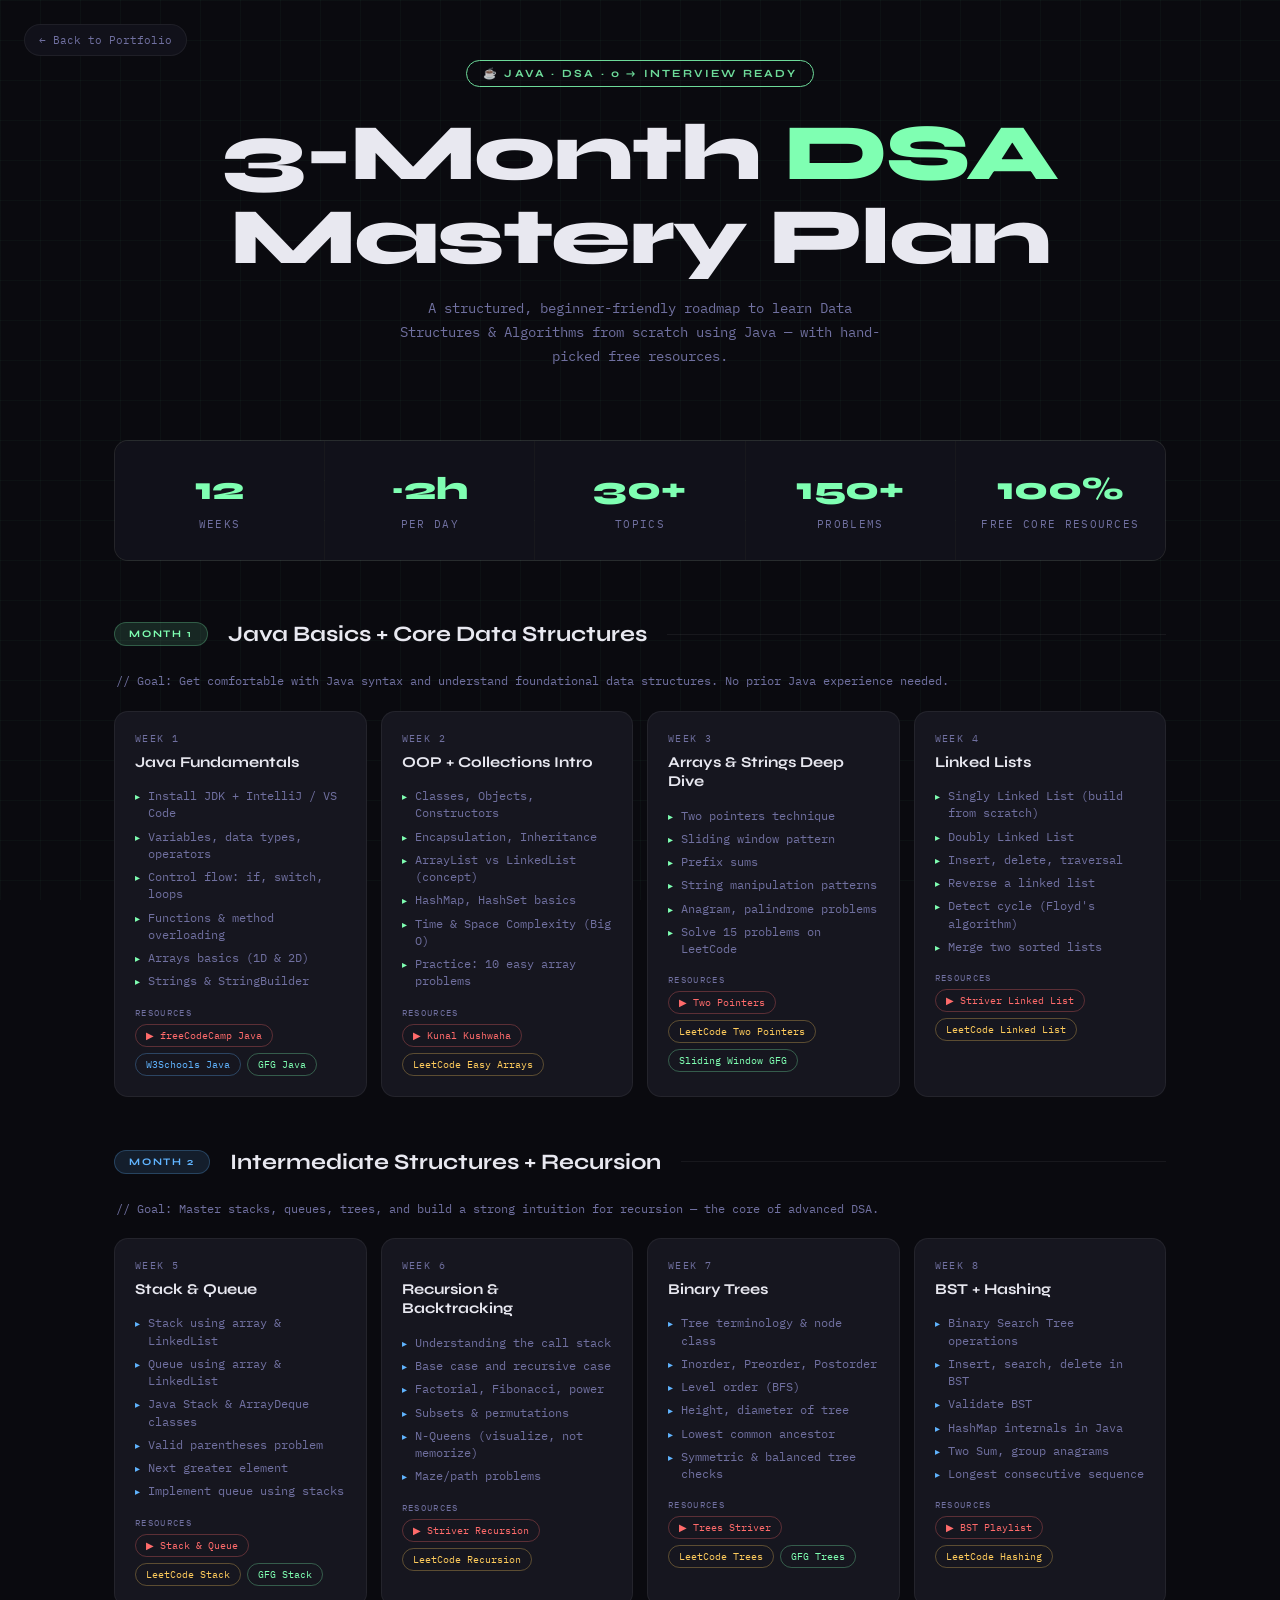
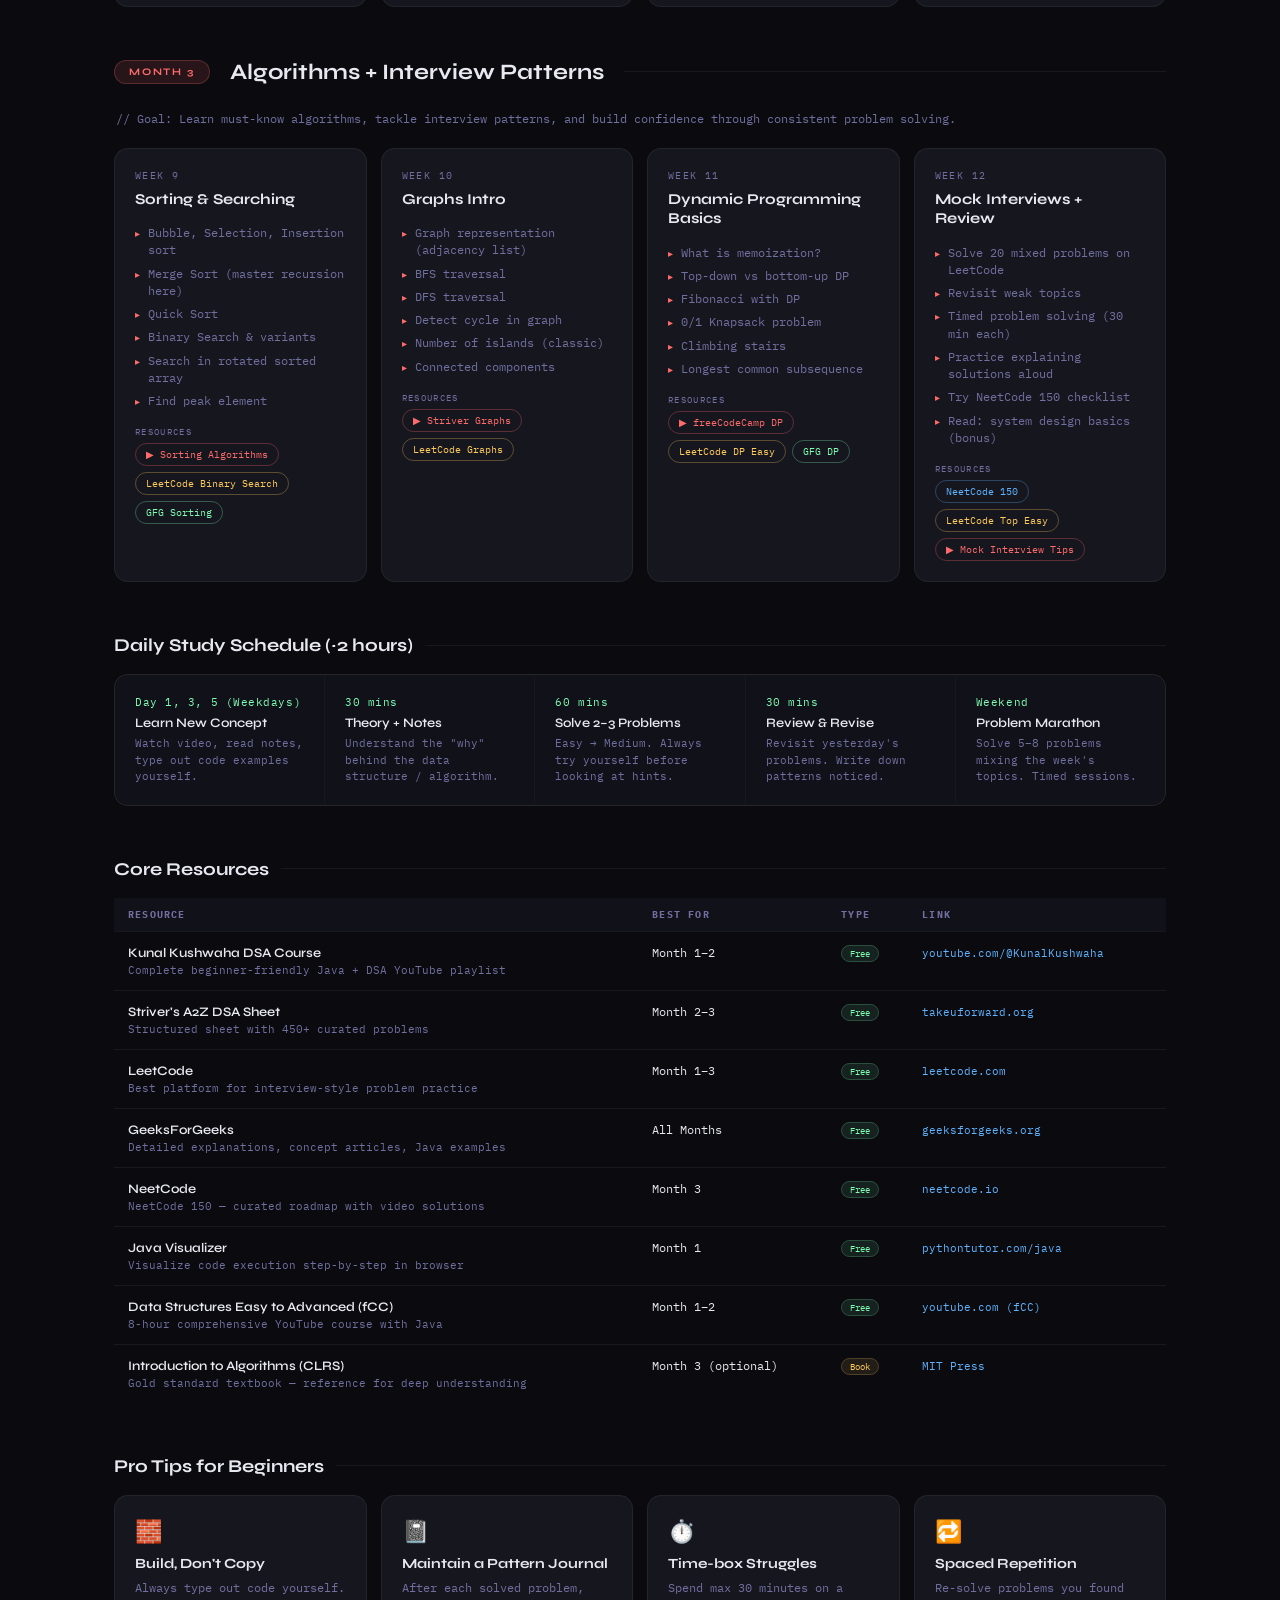
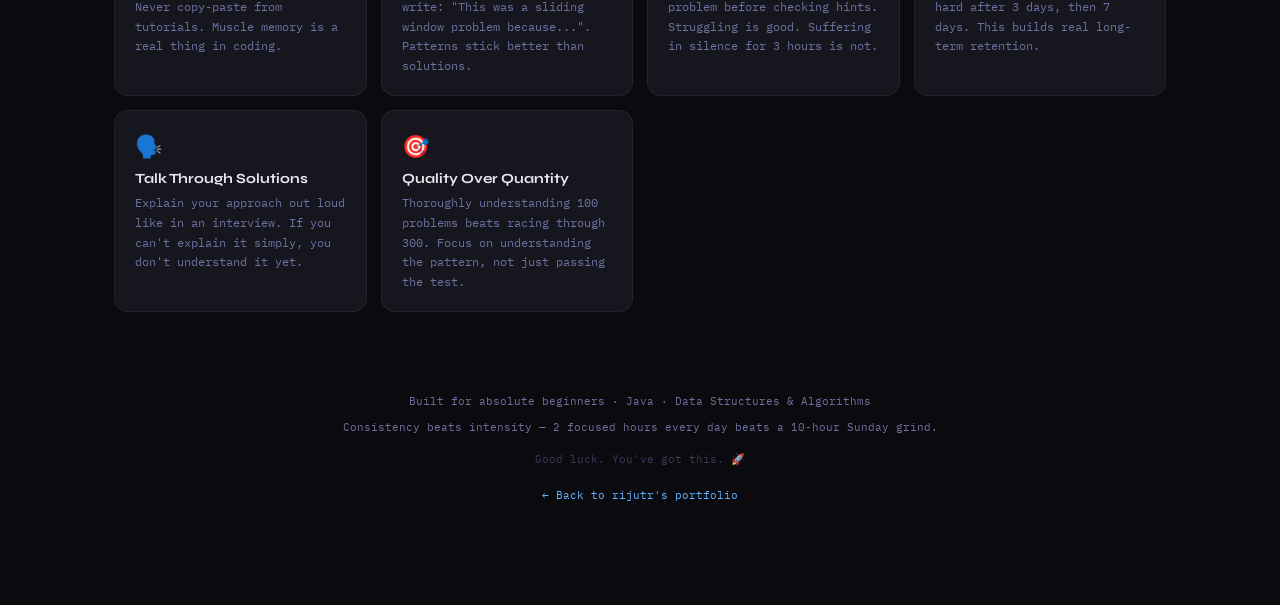
<file: dsa-mastery.html>
<!DOCTYPE html>
<html lang="en">
<head>
<meta charset="UTF-8">
<meta name="viewport" content="width=device-width, initial-scale=1.0">
<title>DSA Mastery — 3 Month Plan</title>
<link href="https://fonts.googleapis.com/css2?family=Syne:wght@400;600;700;800&family=IBM+Plex+Mono:wght@300;400;500&display=swap" rel="stylesheet">
<style>
  :root{--bg:#0a0a0f;--surface:#11111a;--card:#16161f;--border:#ffffff0f;--accent1:#7fffb2;--accent2:#ff6b6b;--accent3:#60b4ff;--accent4:#ffcc5c;--text:#e8e8f0;--muted:#7070a0;--radius:14px}
  *,*::before,*::after{box-sizing:border-box;margin:0;padding:0}
  body{background:var(--bg);color:var(--text);font-family:'IBM Plex Mono',monospace;min-height:100vh;overflow-x:hidden}
  body::before{content:'';position:fixed;inset:0;background-image:linear-gradient(rgba(127,255,178,0.03) 1px,transparent 1px),linear-gradient(90deg,rgba(127,255,178,0.03) 1px,transparent 1px);background-size:40px 40px;pointer-events:none;z-index:0}
  .back-link{position:fixed;top:24px;left:24px;z-index:100;font-family:'IBM Plex Mono',monospace;font-size:11px;color:#7070a0;text-decoration:none;background:#11111a;border:1px solid #ffffff0f;padding:8px 14px;border-radius:100px;transition:color .2s,border-color .2s}
  .back-link:hover{color:#7fffb2;border-color:rgba(127,255,178,0.25)}
  .page{position:relative;z-index:1;max-width:1100px;margin:0 auto;padding:60px 24px 100px}
  header{text-align:center;margin-bottom:72px;animation:fadeDown .8s ease both}
  .badge{display:inline-block;font-family:'Syne',sans-serif;font-size:11px;font-weight:700;letter-spacing:.2em;text-transform:uppercase;color:var(--accent1);border:1px solid var(--accent1);padding:6px 16px;border-radius:100px;margin-bottom:24px;opacity:.85}
  h1{font-family:'Syne',sans-serif;font-size:clamp(40px,7vw,80px);font-weight:800;line-height:1.05;letter-spacing:-.02em;margin-bottom:18px}
  h1 span{color:var(--accent1)}
  .subtitle{font-size:14px;color:var(--muted);max-width:480px;margin:0 auto;line-height:1.7}
  .overview{display:grid;grid-template-columns:repeat(auto-fit,minmax(180px,1fr));gap:1px;background:var(--border);border:1px solid var(--border);border-radius:var(--radius);overflow:hidden;margin-bottom:60px;animation:fadeUp .8s .2s ease both}
  .stat{background:var(--surface);padding:28px 24px;text-align:center;transition:background .2s}
  .stat:hover{background:var(--card)}
  .stat-num{font-family:'Syne',sans-serif;font-size:32px;font-weight:800;color:var(--accent1);display:block;margin-bottom:4px}
  .stat-label{font-size:11px;color:var(--muted);text-transform:uppercase;letter-spacing:.12em}
  .month-block{margin-bottom:52px;animation:fadeUp .7s ease both}
  .month-block:nth-child(1){animation-delay:.3s}
  .month-block:nth-child(2){animation-delay:.45s}
  .month-block:nth-child(3){animation-delay:.6s}
  .month-header{display:flex;align-items:center;gap:20px;margin-bottom:24px}
  .month-tag{font-family:'Syne',sans-serif;font-size:10px;font-weight:700;letter-spacing:.18em;text-transform:uppercase;padding:5px 14px;border-radius:100px;white-space:nowrap}
  .m1 .month-tag{background:rgba(127,255,178,.12);color:var(--accent1);border:1px solid rgba(127,255,178,.25)}
  .m2 .month-tag{background:rgba(96,180,255,.12);color:var(--accent3);border:1px solid rgba(96,180,255,.25)}
  .m3 .month-tag{background:rgba(255,107,107,.12);color:var(--accent2);border:1px solid rgba(255,107,107,.25)}
  .month-title{font-family:'Syne',sans-serif;font-size:22px;font-weight:700}
  .month-line{flex:1;height:1px;background:var(--border)}
  .month-goal{font-size:12px;color:var(--muted);margin-bottom:20px;padding-left:2px;line-height:1.6}
  .week-grid{display:grid;grid-template-columns:repeat(auto-fit,minmax(240px,1fr));gap:14px}
  .week-card{background:var(--card);border:1px solid var(--border);border-radius:var(--radius);padding:20px;transition:transform .2s,border-color .2s,box-shadow .2s}
  .week-card:hover{transform:translateY(-3px);border-color:rgba(127,255,178,.15);box-shadow:0 12px 40px rgba(0,0,0,.3)}
  .m2 .week-card:hover{border-color:rgba(96,180,255,.2)}
  .m3 .week-card:hover{border-color:rgba(255,107,107,.2)}
  .week-label{font-size:10px;text-transform:uppercase;letter-spacing:.14em;color:var(--muted);margin-bottom:8px}
  .week-topic{font-family:'Syne',sans-serif;font-size:15px;font-weight:700;margin-bottom:12px;line-height:1.3}
  .topics-list{list-style:none;margin-bottom:14px}
  .topics-list li{font-size:11.5px;color:var(--muted);padding:3px 0;display:flex;align-items:flex-start;gap:8px;line-height:1.5}
  .topics-list li::before{content:'▸';color:var(--accent1);flex-shrink:0;font-size:10px;margin-top:2px}
  .m2 .topics-list li::before{color:var(--accent3)}
  .m3 .topics-list li::before{color:var(--accent2)}
  .res-label{font-size:9px;text-transform:uppercase;letter-spacing:.15em;color:var(--muted);margin-bottom:6px}
  .res-chips{display:flex;flex-wrap:wrap;gap:6px}
  .chip{font-size:10px;padding:4px 10px;border-radius:100px;border:1px solid;text-decoration:none;transition:background .2s;white-space:nowrap}
  .chip-yt{color:#ff6b6b;border-color:rgba(255,107,107,.3)}.chip-yt:hover{background:rgba(255,107,107,.1)}
  .chip-lc{color:#ffcc5c;border-color:rgba(255,204,92,.3)}.chip-lc:hover{background:rgba(255,204,92,.1)}
  .chip-web{color:var(--accent3);border-color:rgba(96,180,255,.3)}.chip-web:hover{background:rgba(96,180,255,.1)}
  .chip-gfg{color:var(--accent1);border-color:rgba(127,255,178,.3)}.chip-gfg:hover{background:rgba(127,255,178,.1)}
  .schedule-section{margin-bottom:52px;animation:fadeUp .7s .7s ease both}
  .section-heading{font-family:'Syne',sans-serif;font-size:18px;font-weight:700;margin-bottom:18px;display:flex;align-items:center;gap:12px}
  .section-heading::after{content:'';flex:1;height:1px;background:var(--border)}
  .schedule-grid{display:grid;grid-template-columns:repeat(auto-fit,minmax(200px,1fr));gap:1px;background:var(--border);border:1px solid var(--border);border-radius:var(--radius);overflow:hidden}
  .sched-cell{background:var(--surface);padding:20px}
  .sched-time{font-size:11px;color:var(--accent1);margin-bottom:6px;letter-spacing:.05em}
  .sched-act{font-family:'Syne',sans-serif;font-size:13px;font-weight:600;margin-bottom:4px}
  .sched-note{font-size:11px;color:var(--muted);line-height:1.5}
  .resources-section{margin-bottom:52px;animation:fadeUp .7s .8s ease both}
  .res-table{width:100%;border-collapse:collapse;font-size:12px}
  .res-table th{text-align:left;padding:10px 14px;background:var(--surface);color:var(--muted);text-transform:uppercase;letter-spacing:.12em;font-size:10px;border-bottom:1px solid var(--border)}
  .res-table td{padding:13px 14px;border-bottom:1px solid var(--border);vertical-align:top}
  .res-table tr:last-child td{border-bottom:none}
  .res-table tr:hover td{background:var(--card)}
  .res-name{font-family:'Syne',sans-serif;font-size:13px;font-weight:600}
  .res-desc{color:var(--muted);font-size:11px;margin-top:2px}
  .res-link{color:var(--accent3);text-decoration:none;font-size:11px}.res-link:hover{color:var(--accent1)}
  .tag-free{background:rgba(127,255,178,.1);color:var(--accent1);border:1px solid rgba(127,255,178,.2);font-size:9px;padding:2px 8px;border-radius:100px}
  .tag-paid{background:rgba(255,204,92,.1);color:var(--accent4);border:1px solid rgba(255,204,92,.2);font-size:9px;padding:2px 8px;border-radius:100px}
  .tips-grid{display:grid;grid-template-columns:repeat(auto-fit,minmax(220px,1fr));gap:14px;animation:fadeUp .7s .9s ease both}
  .tip-card{background:var(--card);border:1px solid var(--border);border-radius:var(--radius);padding:20px}
  .tip-icon{font-size:22px;margin-bottom:10px}
  .tip-title{font-family:'Syne',sans-serif;font-size:14px;font-weight:700;margin-bottom:6px}
  .tip-body{font-size:11.5px;color:var(--muted);line-height:1.7}
  footer{text-align:center;margin-top:80px;font-size:11px;color:var(--muted);line-height:1.8}
  footer a{color:var(--accent3);text-decoration:none}
  @keyframes fadeDown{from{opacity:0;transform:translateY(-20px)}to{opacity:1;transform:translateY(0)}}
  @keyframes fadeUp{from{opacity:0;transform:translateY(20px)}to{opacity:1;transform:translateY(0)}}
  @media(max-width:600px){.week-grid{grid-template-columns:1fr}.schedule-grid{grid-template-columns:1fr 1fr}.res-table th:nth-child(3),.res-table td:nth-child(3){display:none}}
</style>
</head>
<body>
<a class="back-link" href="index.html">← Back to Portfolio</a>
<div class="page">
  <header>
    <div class="badge">☕ Java · DSA · 0 → Interview Ready</div>
    <h1>3-Month <span>DSA</span><br>Mastery Plan</h1>
    <p class="subtitle">A structured, beginner-friendly roadmap to learn Data Structures &amp; Algorithms from scratch using Java — with hand-picked free resources.</p>
  </header>
  <div class="overview">
    <div class="stat"><span class="stat-num">12</span><span class="stat-label">Weeks</span></div>
    <div class="stat"><span class="stat-num">~2h</span><span class="stat-label">Per Day</span></div>
    <div class="stat"><span class="stat-num">30+</span><span class="stat-label">Topics</span></div>
    <div class="stat"><span class="stat-num">150+</span><span class="stat-label">Problems</span></div>
    <div class="stat"><span class="stat-num">100%</span><span class="stat-label">Free Core Resources</span></div>
  </div>
  <div class="month-block m1">
    <div class="month-header"><span class="month-tag">Month 1</span><span class="month-title">Java Basics + Core Data Structures</span><div class="month-line"></div></div>
    <p class="month-goal">// Goal: Get comfortable with Java syntax and understand foundational data structures. No prior Java experience needed.</p>
    <div class="week-grid">
      <div class="week-card"><div class="week-label">Week 1</div><div class="week-topic">Java Fundamentals</div><ul class="topics-list"><li>Install JDK + IntelliJ / VS Code</li><li>Variables, data types, operators</li><li>Control flow: if, switch, loops</li><li>Functions &amp; method overloading</li><li>Arrays basics (1D &amp; 2D)</li><li>Strings &amp; StringBuilder</li></ul><div class="res-label">Resources</div><div class="res-chips"><a class="chip chip-yt" href="https://www.youtube.com/watch?v=eIrMbAQSU34" target="_blank">▶ freeCodeCamp Java</a><a class="chip chip-web" href="https://www.w3schools.com/java/" target="_blank">W3Schools Java</a><a class="chip chip-gfg" href="https://www.geeksforgeeks.org/java/" target="_blank">GFG Java</a></div></div>
      <div class="week-card"><div class="week-label">Week 2</div><div class="week-topic">OOP + Collections Intro</div><ul class="topics-list"><li>Classes, Objects, Constructors</li><li>Encapsulation, Inheritance</li><li>ArrayList vs LinkedList (concept)</li><li>HashMap, HashSet basics</li><li>Time &amp; Space Complexity (Big O)</li><li>Practice: 10 easy array problems</li></ul><div class="res-label">Resources</div><div class="res-chips"><a class="chip chip-yt" href="https://www.youtube.com/playlist?list=PL9gnSGHSqcnr_DxHsP7AW9ftq0AtAyYqJ" target="_blank">▶ Kunal Kushwaha</a><a class="chip chip-lc" href="https://leetcode.com/problemset/all/?difficulty=EASY&topicSlugs=array" target="_blank">LeetCode Easy Arrays</a></div></div>
      <div class="week-card"><div class="week-label">Week 3</div><div class="week-topic">Arrays &amp; Strings Deep Dive</div><ul class="topics-list"><li>Two pointers technique</li><li>Sliding window pattern</li><li>Prefix sums</li><li>String manipulation patterns</li><li>Anagram, palindrome problems</li><li>Solve 15 problems on LeetCode</li></ul><div class="res-label">Resources</div><div class="res-chips"><a class="chip chip-yt" href="https://www.youtube.com/watch?v=P3YID7liBug" target="_blank">▶ Two Pointers</a><a class="chip chip-lc" href="https://leetcode.com/problemset/all/?topicSlugs=two-pointers" target="_blank">LeetCode Two Pointers</a><a class="chip chip-gfg" href="https://www.geeksforgeeks.org/sliding-window-maximum-maximum-of-all-subarrays-of-size-k/" target="_blank">Sliding Window GFG</a></div></div>
      <div class="week-card"><div class="week-label">Week 4</div><div class="week-topic">Linked Lists</div><ul class="topics-list"><li>Singly Linked List (build from scratch)</li><li>Doubly Linked List</li><li>Insert, delete, traversal</li><li>Reverse a linked list</li><li>Detect cycle (Floyd's algorithm)</li><li>Merge two sorted lists</li></ul><div class="res-label">Resources</div><div class="res-chips"><a class="chip chip-yt" href="https://www.youtube.com/watch?v=58YbpRDc4yw" target="_blank">▶ Striver Linked List</a><a class="chip chip-lc" href="https://leetcode.com/problemset/all/?topicSlugs=linked-list&difficulty=EASY" target="_blank">LeetCode Linked List</a></div></div>
    </div>
  </div>
  <div class="month-block m2">
    <div class="month-header"><span class="month-tag">Month 2</span><span class="month-title">Intermediate Structures + Recursion</span><div class="month-line"></div></div>
    <p class="month-goal">// Goal: Master stacks, queues, trees, and build a strong intuition for recursion — the core of advanced DSA.</p>
    <div class="week-grid">
      <div class="week-card"><div class="week-label">Week 5</div><div class="week-topic">Stack &amp; Queue</div><ul class="topics-list"><li>Stack using array &amp; LinkedList</li><li>Queue using array &amp; LinkedList</li><li>Java Stack &amp; ArrayDeque classes</li><li>Valid parentheses problem</li><li>Next greater element</li><li>Implement queue using stacks</li></ul><div class="res-label">Resources</div><div class="res-chips"><a class="chip chip-yt" href="https://www.youtube.com/watch?v=PYsXmznCHMg" target="_blank">▶ Stack &amp; Queue</a><a class="chip chip-lc" href="https://leetcode.com/problemset/all/?topicSlugs=stack" target="_blank">LeetCode Stack</a><a class="chip chip-gfg" href="https://www.geeksforgeeks.org/stack-data-structure/" target="_blank">GFG Stack</a></div></div>
      <div class="week-card"><div class="week-label">Week 6</div><div class="week-topic">Recursion &amp; Backtracking</div><ul class="topics-list"><li>Understanding the call stack</li><li>Base case and recursive case</li><li>Factorial, Fibonacci, power</li><li>Subsets &amp; permutations</li><li>N-Queens (visualize, not memorize)</li><li>Maze/path problems</li></ul><div class="res-label">Resources</div><div class="res-chips"><a class="chip chip-yt" href="https://www.youtube.com/watch?v=M2uO2nMT0Bk" target="_blank">▶ Striver Recursion</a><a class="chip chip-lc" href="https://leetcode.com/problemset/all/?topicSlugs=recursion" target="_blank">LeetCode Recursion</a></div></div>
      <div class="week-card"><div class="week-label">Week 7</div><div class="week-topic">Binary Trees</div><ul class="topics-list"><li>Tree terminology &amp; node class</li><li>Inorder, Preorder, Postorder</li><li>Level order (BFS)</li><li>Height, diameter of tree</li><li>Lowest common ancestor</li><li>Symmetric &amp; balanced tree checks</li></ul><div class="res-label">Resources</div><div class="res-chips"><a class="chip chip-yt" href="https://www.youtube.com/watch?v=fAAZixBzIAI" target="_blank">▶ Trees Striver</a><a class="chip chip-lc" href="https://leetcode.com/problemset/all/?topicSlugs=tree&difficulty=EASY" target="_blank">LeetCode Trees</a><a class="chip chip-gfg" href="https://www.geeksforgeeks.org/binary-tree-data-structure/" target="_blank">GFG Trees</a></div></div>
      <div class="week-card"><div class="week-label">Week 8</div><div class="week-topic">BST + Hashing</div><ul class="topics-list"><li>Binary Search Tree operations</li><li>Insert, search, delete in BST</li><li>Validate BST</li><li>HashMap internals in Java</li><li>Two Sum, group anagrams</li><li>Longest consecutive sequence</li></ul><div class="res-label">Resources</div><div class="res-chips"><a class="chip chip-yt" href="https://www.youtube.com/watch?v=p7-9UvDQZ3w" target="_blank">▶ BST Playlist</a><a class="chip chip-lc" href="https://leetcode.com/problemset/all/?topicSlugs=hash-table" target="_blank">LeetCode Hashing</a></div></div>
    </div>
  </div>
  <div class="month-block m3">
    <div class="month-header"><span class="month-tag">Month 3</span><span class="month-title">Algorithms + Interview Patterns</span><div class="month-line"></div></div>
    <p class="month-goal">// Goal: Learn must-know algorithms, tackle interview patterns, and build confidence through consistent problem solving.</p>
    <div class="week-grid">
      <div class="week-card"><div class="week-label">Week 9</div><div class="week-topic">Sorting &amp; Searching</div><ul class="topics-list"><li>Bubble, Selection, Insertion sort</li><li>Merge Sort (master recursion here)</li><li>Quick Sort</li><li>Binary Search &amp; variants</li><li>Search in rotated sorted array</li><li>Find peak element</li></ul><div class="res-label">Resources</div><div class="res-chips"><a class="chip chip-yt" href="https://www.youtube.com/watch?v=HGk_ypEuS24" target="_blank">▶ Sorting Algorithms</a><a class="chip chip-lc" href="https://leetcode.com/problemset/all/?topicSlugs=binary-search" target="_blank">LeetCode Binary Search</a><a class="chip chip-gfg" href="https://www.geeksforgeeks.org/sorting-algorithms/" target="_blank">GFG Sorting</a></div></div>
      <div class="week-card"><div class="week-label">Week 10</div><div class="week-topic">Graphs Intro</div><ul class="topics-list"><li>Graph representation (adjacency list)</li><li>BFS traversal</li><li>DFS traversal</li><li>Detect cycle in graph</li><li>Number of islands (classic)</li><li>Connected components</li></ul><div class="res-label">Resources</div><div class="res-chips"><a class="chip chip-yt" href="https://www.youtube.com/watch?v=M3KTWnTrU_c&list=PLgUwDviBIf0oE3gA41TKO2H5bHpPd7fzn" target="_blank">▶ Striver Graphs</a><a class="chip chip-lc" href="https://leetcode.com/problemset/all/?topicSlugs=graph" target="_blank">LeetCode Graphs</a></div></div>
      <div class="week-card"><div class="week-label">Week 11</div><div class="week-topic">Dynamic Programming Basics</div><ul class="topics-list"><li>What is memoization?</li><li>Top-down vs bottom-up DP</li><li>Fibonacci with DP</li><li>0/1 Knapsack problem</li><li>Climbing stairs</li><li>Longest common subsequence</li></ul><div class="res-label">Resources</div><div class="res-chips"><a class="chip chip-yt" href="https://www.youtube.com/watch?v=oBt53YbR9Kk" target="_blank">▶ freeCodeCamp DP</a><a class="chip chip-lc" href="https://leetcode.com/problemset/all/?topicSlugs=dynamic-programming&difficulty=EASY" target="_blank">LeetCode DP Easy</a><a class="chip chip-gfg" href="https://www.geeksforgeeks.org/dynamic-programming/" target="_blank">GFG DP</a></div></div>
      <div class="week-card"><div class="week-label">Week 12</div><div class="week-topic">Mock Interviews + Review</div><ul class="topics-list"><li>Solve 20 mixed problems on LeetCode</li><li>Revisit weak topics</li><li>Timed problem solving (30 min each)</li><li>Practice explaining solutions aloud</li><li>Try NeetCode 150 checklist</li><li>Read: system design basics (bonus)</li></ul><div class="res-label">Resources</div><div class="res-chips"><a class="chip chip-web" href="https://neetcode.io/roadmap" target="_blank">NeetCode 150</a><a class="chip chip-lc" href="https://leetcode.com/explore/interview/card/top-interview-questions-easy/" target="_blank">LeetCode Top Easy</a><a class="chip chip-yt" href="https://www.youtube.com/watch?v=Peq4GCPNKCA" target="_blank">▶ Mock Interview Tips</a></div></div>
    </div>
  </div>
  <div class="schedule-section">
    <div class="section-heading">Daily Study Schedule (~2 hours)</div>
    <div class="schedule-grid">
      <div class="sched-cell"><div class="sched-time">Day 1, 3, 5 (Weekdays)</div><div class="sched-act">Learn New Concept</div><div class="sched-note">Watch video, read notes, type out code examples yourself.</div></div>
      <div class="sched-cell"><div class="sched-time">30 mins</div><div class="sched-act">Theory + Notes</div><div class="sched-note">Understand the "why" behind the data structure / algorithm.</div></div>
      <div class="sched-cell"><div class="sched-time">60 mins</div><div class="sched-act">Solve 2–3 Problems</div><div class="sched-note">Easy → Medium. Always try yourself before looking at hints.</div></div>
      <div class="sched-cell"><div class="sched-time">30 mins</div><div class="sched-act">Review &amp; Revise</div><div class="sched-note">Revisit yesterday's problems. Write down patterns noticed.</div></div>
      <div class="sched-cell"><div class="sched-time">Weekend</div><div class="sched-act">Problem Marathon</div><div class="sched-note">Solve 5–8 problems mixing the week's topics. Timed sessions.</div></div>
    </div>
  </div>
  <div class="resources-section">
    <div class="section-heading">Core Resources</div>
    <table class="res-table">
      <thead><tr><th>Resource</th><th>Best For</th><th>Type</th><th>Link</th></tr></thead>
      <tbody>
        <tr><td><div class="res-name">Kunal Kushwaha DSA Course</div><div class="res-desc">Complete beginner-friendly Java + DSA YouTube playlist</div></td><td>Month 1–2</td><td><span class="tag-free">Free</span></td><td><a class="res-link" href="https://www.youtube.com/@KunalKushwaha" target="_blank">youtube.com/@KunalKushwaha</a></td></tr>
        <tr><td><div class="res-name">Striver's A2Z DSA Sheet</div><div class="res-desc">Structured sheet with 450+ curated problems</div></td><td>Month 2–3</td><td><span class="tag-free">Free</span></td><td><a class="res-link" href="https://takeuforward.org/strivers-a2z-dsa-course/strivers-a2z-dsa-course-sheet-2/" target="_blank">takeuforward.org</a></td></tr>
        <tr><td><div class="res-name">LeetCode</div><div class="res-desc">Best platform for interview-style problem practice</div></td><td>Month 1–3</td><td><span class="tag-free">Free</span></td><td><a class="res-link" href="https://leetcode.com" target="_blank">leetcode.com</a></td></tr>
        <tr><td><div class="res-name">GeeksForGeeks</div><div class="res-desc">Detailed explanations, concept articles, Java examples</div></td><td>All Months</td><td><span class="tag-free">Free</span></td><td><a class="res-link" href="https://www.geeksforgeeks.org" target="_blank">geeksforgeeks.org</a></td></tr>
        <tr><td><div class="res-name">NeetCode</div><div class="res-desc">NeetCode 150 — curated roadmap with video solutions</div></td><td>Month 3</td><td><span class="tag-free">Free</span></td><td><a class="res-link" href="https://neetcode.io" target="_blank">neetcode.io</a></td></tr>
        <tr><td><div class="res-name">Java Visualizer</div><div class="res-desc">Visualize code execution step-by-step in browser</div></td><td>Month 1</td><td><span class="tag-free">Free</span></td><td><a class="res-link" href="https://pythontutor.com/java.html" target="_blank">pythontutor.com/java</a></td></tr>
        <tr><td><div class="res-name">Data Structures Easy to Advanced (fCC)</div><div class="res-desc">8-hour comprehensive YouTube course with Java</div></td><td>Month 1–2</td><td><span class="tag-free">Free</span></td><td><a class="res-link" href="https://www.youtube.com/watch?v=RBSGKlAvoiM" target="_blank">youtube.com (fCC)</a></td></tr>
        <tr><td><div class="res-name">Introduction to Algorithms (CLRS)</div><div class="res-desc">Gold standard textbook — reference for deep understanding</div></td><td>Month 3 (optional)</td><td><span class="tag-paid">Book</span></td><td><a class="res-link" href="https://mitpress.mit.edu/9780262046305/" target="_blank">MIT Press</a></td></tr>
      </tbody>
    </table>
  </div>
  <div class="section-heading" style="animation:fadeUp .7s .85s ease both;">Pro Tips for Beginners</div>
  <div class="tips-grid">
    <div class="tip-card"><div class="tip-icon">🧱</div><div class="tip-title">Build, Don't Copy</div><div class="tip-body">Always type out code yourself. Never copy-paste from tutorials. Muscle memory is a real thing in coding.</div></div>
    <div class="tip-card"><div class="tip-icon">📓</div><div class="tip-title">Maintain a Pattern Journal</div><div class="tip-body">After each solved problem, write: "This was a sliding window problem because...". Patterns stick better than solutions.</div></div>
    <div class="tip-card"><div class="tip-icon">⏱️</div><div class="tip-title">Time-box Struggles</div><div class="tip-body">Spend max 30 minutes on a problem before checking hints. Struggling is good. Suffering in silence for 3 hours is not.</div></div>
    <div class="tip-card"><div class="tip-icon">🔁</div><div class="tip-title">Spaced Repetition</div><div class="tip-body">Re-solve problems you found hard after 3 days, then 7 days. This builds real long-term retention.</div></div>
    <div class="tip-card"><div class="tip-icon">🗣️</div><div class="tip-title">Talk Through Solutions</div><div class="tip-body">Explain your approach out loud like in an interview. If you can't explain it simply, you don't understand it yet.</div></div>
    <div class="tip-card"><div class="tip-icon">🎯</div><div class="tip-title">Quality Over Quantity</div><div class="tip-body">Thoroughly understanding 100 problems beats racing through 300. Focus on understanding the pattern, not just passing the test.</div></div>
  </div>
  <footer>
    <p>Built for absolute beginners · Java · Data Structures &amp; Algorithms</p>
    <p style="margin-top:6px;">Consistency beats intensity — 2 focused hours every day beats a 10-hour Sunday grind.</p>
    <p style="margin-top:12px;color:#3a3a5a;">Good luck. You've got this. 🚀</p>
    <p style="margin-top:16px;"><a href="index.html">← Back to rijutr's portfolio</a></p>
  </footer>
</div>
</body>
</html>
</file>
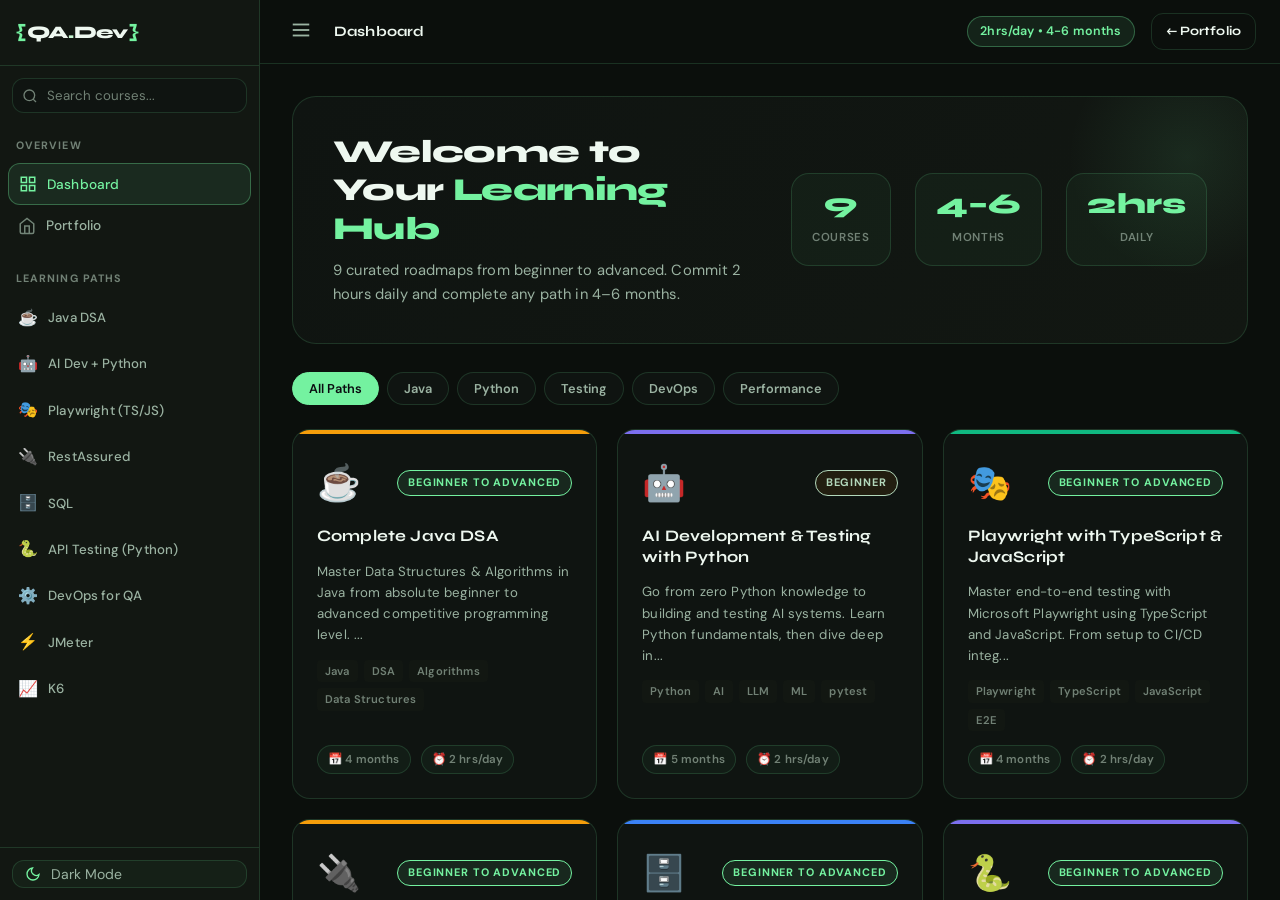
<file: lms.html>
<!DOCTYPE html>
<html lang="en" data-theme="dark">
<head>
  <meta charset="UTF-8" />
  <meta name="viewport" content="width=device-width, initial-scale=1.0" />
  <title>LMS Platform | Learning Roadmaps</title>
  <link rel="preconnect" href="https://fonts.googleapis.com" />
  <link rel="preconnect" href="https://fonts.gstatic.com" crossorigin />
  <link href="https://fonts.googleapis.com/css2?family=Syne:wght@400;500;600;700;800&family=DM+Sans:ital,wght@0,300;0,400;0,500;0,600;1,300&display=swap" rel="stylesheet" />
  <link rel="stylesheet" href="css/style.css" />
  <link rel="stylesheet" href="css/lms.css" />
</head>
<body class="lms-body">

<!-- ═══════════════════ LMS SIDEBAR ═══════════════════ -->
<div class="lms-layout">
  <aside class="lms-sidebar" id="lmsSidebar">
    <div class="sidebar-header">
      <a href="index.html" class="nav-logo sidebar-logo">
        <span class="logo-bracket">{</span>QA<span class="logo-dot">.</span>Dev<span class="logo-bracket">}</span>
      </a>
      <button class="sidebar-close" id="sidebarClose">✕</button>
    </div>

    <div class="sidebar-search">
      <svg width="16" height="16" viewBox="0 0 24 24" fill="none" stroke="currentColor" stroke-width="2"><circle cx="11" cy="11" r="8"/><line x1="21" y1="21" x2="16.65" y2="16.65"/></svg>
      <input type="text" placeholder="Search courses..." id="courseSearch" />
    </div>

    <nav class="sidebar-nav">
      <div class="sidebar-nav-section">
        <span class="sidebar-section-label">Overview</span>
        <a href="#" class="sidebar-link active" data-view="dashboard">
          <svg width="18" height="18" viewBox="0 0 24 24" fill="none" stroke="currentColor" stroke-width="2"><rect x="3" y="3" width="7" height="7"/><rect x="14" y="3" width="7" height="7"/><rect x="14" y="14" width="7" height="7"/><rect x="3" y="14" width="7" height="7"/></svg>
          Dashboard
        </a>
        <a href="index.html" class="sidebar-link">
          <svg width="18" height="18" viewBox="0 0 24 24" fill="none" stroke="currentColor" stroke-width="2"><path d="m3 9 9-7 9 7v11a2 2 0 0 1-2 2H5a2 2 0 0 1-2-2z"/><polyline points="9 22 9 12 15 12 15 22"/></svg>
          Portfolio
        </a>
      </div>
      <div class="sidebar-nav-section">
        <span class="sidebar-section-label">Learning Paths</span>
        <div id="sidebarCourseList"><!-- JS populated --></div>
      </div>
    </nav>

    <div class="sidebar-footer">
      <button class="theme-toggle sidebar-theme" id="themeToggleLMS" aria-label="Toggle theme">
        <svg class="sun-icon" width="16" height="16" viewBox="0 0 24 24" fill="none" stroke="currentColor" stroke-width="2"><circle cx="12" cy="12" r="5"/><line x1="12" y1="1" x2="12" y2="3"/><line x1="12" y1="21" x2="12" y2="23"/><line x1="4.22" y1="4.22" x2="5.64" y2="5.64"/><line x1="18.36" y1="18.36" x2="19.78" y2="19.78"/><line x1="1" y1="12" x2="3" y2="12"/><line x1="21" y1="12" x2="23" y2="12"/><line x1="4.22" y1="19.78" x2="5.64" y2="18.36"/><line x1="18.36" y1="5.64" x2="19.78" y2="4.22"/></svg>
        <svg class="moon-icon" width="16" height="16" viewBox="0 0 24 24" fill="none" stroke="currentColor" stroke-width="2"><path d="M21 12.79A9 9 0 1 1 11.21 3 7 7 0 0 0 21 12.79z"/></svg>
        <span class="toggle-label">Dark Mode</span>
      </button>
    </div>
  </aside>

  <!-- ═══════════════════ LMS MAIN ═══════════════════ -->
  <main class="lms-main" id="lmsMain">
    <!-- Top Bar -->
    <header class="lms-topbar">
      <button class="sidebar-toggle" id="sidebarToggle">
        <svg width="22" height="22" viewBox="0 0 24 24" fill="none" stroke="currentColor" stroke-width="2"><line x1="3" y1="6" x2="21" y2="6"/><line x1="3" y1="12" x2="21" y2="12"/><line x1="3" y1="18" x2="21" y2="18"/></svg>
      </button>
      <div class="topbar-breadcrumb" id="topbarBreadcrumb">Dashboard</div>
      <div class="topbar-right">
        <span class="topbar-tip">2hrs/day • 4-6 months</span>
        <a href="index.html" class="btn btn-sm btn-ghost">← Portfolio</a>
      </div>
    </header>

    <!-- Dashboard View -->
    <div id="dashboardView" class="lms-view active">
      <div class="dashboard-hero">
        <div class="dash-hero-text">
          <h1>Welcome to Your <span class="accent">Learning Hub</span></h1>
          <p>9 curated roadmaps from beginner to advanced. Commit 2 hours daily and complete any path in 4–6 months.</p>
        </div>
        <div class="dash-stats">
          <div class="dash-stat">
            <span class="dash-stat-num">9</span>
            <span class="dash-stat-label">Courses</span>
          </div>
          <div class="dash-stat">
            <span class="dash-stat-num">4–6</span>
            <span class="dash-stat-label">Months</span>
          </div>
          <div class="dash-stat">
            <span class="dash-stat-num">2hrs</span>
            <span class="dash-stat-label">Daily</span>
          </div>
        </div>
      </div>

      <div class="dashboard-filter">
        <button class="filter-btn active" data-filter="all">All Paths</button>
        <button class="filter-btn" data-filter="java">Java</button>
        <button class="filter-btn" data-filter="python">Python</button>
        <button class="filter-btn" data-filter="testing">Testing</button>
        <button class="filter-btn" data-filter="devops">DevOps</button>
        <button class="filter-btn" data-filter="performance">Performance</button>
      </div>

      <div class="courses-grid" id="dashCoursesGrid">
        <!-- JS populated -->
      </div>
    </div>

    <!-- Course Detail View -->
    <div id="courseView" class="lms-view">
      <div id="courseDetailContent"><!-- JS populated --></div>
    </div>

  </main>
</div>

<script src="js/data.js"></script>
<script src="js/lms.js"></script>
</body>
</html>
</file>
<file: css/style.css>
/* ═══════════════════════════════════════════
   GLOBAL CSS — QA.Dev Portfolio & LMS
═══════════════════════════════════════════ */

/* ── Variables ── */
:root {
  --font-display: 'Syne', sans-serif;
  --font-body: 'DM Sans', sans-serif;
  --radius-sm: 6px;
  --radius-md: 12px;
  --radius-lg: 18px;
  --radius-xl: 24px;
  --transition: all 0.25s cubic-bezier(0.4, 0, 0.2, 1);
  --transition-slow: all 0.45s cubic-bezier(0.4, 0, 0.2, 1);
  --shadow-sm: 0 1px 3px rgba(0,0,0,0.12), 0 1px 2px rgba(0,0,0,0.24);
  --shadow-md: 0 4px 6px rgba(0,0,0,0.1), 0 2px 4px rgba(0,0,0,0.06);
  --shadow-lg: 0 10px 40px rgba(0,0,0,0.3);
  --shadow-glow: 0 0 40px rgba(0, 212, 170, 0.15);
}

/* ── DARK THEME ── */
[data-theme="dark"] {
  --bg-primary: #0b0f0c;
  --bg-secondary: #121712;
  --bg-tertiary: #18211a;
  --bg-card: #0f1411;
  --bg-card-hover: #161d18;
  --bg-glass: rgba(116, 242, 160, 0.04);
  --border: rgba(116, 242, 160, 0.15);
  --border-accent: rgba(116, 242, 160, 0.32);
  --text-primary: #eef8f0;
  --text-secondary: #9bb3a2;
  --text-muted: #718175;
  --accent: #74f2a0;
  --accent-dim: rgba(116, 242, 160, 0.09);
  --accent-2: #c7f7d2;
  --accent-2-dim: rgba(199, 247, 210, 0.05);
  --accent-3: #b3d8bb;
  --red: #ff4d6d;
  --yellow: #fbbf24;
  --green: #66f299;
  --nav-bg: rgba(11, 15, 12, 0.86);
}

/* ── LIGHT THEME ── */
[data-theme="light"] {
  --bg-primary: #f4f8f5;
  --bg-secondary: #e9f0ea;
  --bg-tertiary: #dfe9e1;
  --bg-card: #ffffff;
  --bg-card-hover: #f1f6f2;
  --bg-glass: rgba(0,0,0,0.03);
  --border: rgba(0,0,0,0.09);
  --border-accent: rgba(24, 68, 35, 0.24);
  --text-primary: #172018;
  --text-secondary: #586357;
  --text-muted: #7e8a7f;
  --accent: #1f6b38;
  --accent-dim: rgba(31, 107, 56, 0.08);
  --accent-2: #3c7f50;
  --accent-2-dim: rgba(60,127,80,0.07);
  --accent-3: #6f8a75;
  --red: #e02b4c;
  --yellow: #d97706;
  --green: #2d8a4a;
  --nav-bg: rgba(244, 248, 245, 0.9);
}

/* ── Reset ── */
*, *::before, *::after { box-sizing: border-box; margin: 0; padding: 0; }

html { scroll-behavior: smooth; }

body {
  font-family: var(--font-body);
  background:
    radial-gradient(circle at top left, rgba(116, 242, 160, 0.06), transparent 38%),
    var(--bg-primary);
  color: var(--text-primary);
  transition: background 0.3s ease, color 0.3s ease;
  line-height: 1.65;
  overflow-x: hidden;
  letter-spacing: 0.01em;
}

/* ── Typography ── */
h1, h2, h3, h4, h5, h6 {
  font-family: var(--font-display);
  color: var(--text-primary);
  line-height: 1.2;
}

a { color: inherit; text-decoration: none; }
img { max-width: 100%; }
ul { list-style: none; }
button { cursor: pointer; border: none; background: none; font-family: inherit; }
input, textarea {
  font-family: var(--font-body);
  outline: none;
}

/* ── Container ── */
.container {
  max-width: 1200px;
  margin: 0 auto;
  padding: 0 24px;
}

/* ── Sections ── */
.section {
  padding: 96px 0;
}
.section-alt {
  background: var(--bg-secondary);
}
.section-eyebrow {
  font-family: var(--font-display);
  font-size: 0.75rem;
  font-weight: 700;
  letter-spacing: 0.12em;
  text-transform: uppercase;
  color: var(--accent);
  margin-bottom: 12px;
}
.section-eyebrow.center { text-align: center; }
.section-title {
  font-size: clamp(2rem, 4vw, 2.8rem);
  font-weight: 800;
  margin-bottom: 24px;
  letter-spacing: -0.02em;
}
.section-title.center { text-align: center; }
.section-sub {
  color: var(--text-secondary);
  font-size: 1.05rem;
  max-width: 560px;
  margin: 0 auto 48px;
}
.section-sub.center { text-align: center; }
.accent { color: var(--accent); }

/* ── Navbar ── */
.navbar {
  position: fixed;
  top: 0;
  left: 0;
  right: 0;
  z-index: 100;
  background: var(--nav-bg);
  backdrop-filter: blur(20px);
  -webkit-backdrop-filter: blur(20px);
  border-bottom: 1px solid var(--border);
  transition: var(--transition);
}
.nav-inner {
  max-width: 1200px;
  margin: 0 auto;
  padding: 0 24px;
  height: 64px;
  display: flex;
  align-items: center;
  gap: 32px;
}
.nav-logo {
  font-family: var(--font-display);
  font-size: 1.25rem;
  font-weight: 800;
  letter-spacing: -0.02em;
  white-space: nowrap;
}
.logo-bracket { color: var(--accent); }
.logo-dot { color: var(--accent-2); }
.nav-links {
  display: flex;
  align-items: center;
  gap: 4px;
  margin-left: auto;
}
.nav-links a {
  padding: 6px 14px;
  border-radius: var(--radius-sm);
  font-size: 0.9rem;
  font-weight: 500;
  color: var(--text-secondary);
  transition: var(--transition);
}
.nav-links a:hover {
  color: var(--text-primary);
  background: var(--bg-glass);
}
.nav-lms-btn {
  display: flex !important;
  align-items: center;
  gap: 7px;
  padding: 7px 16px !important;
  background: var(--accent-dim) !important;
  color: var(--accent) !important;
  border: 1px solid var(--border-accent) !important;
  border-radius: var(--radius-md) !important;
  font-weight: 600 !important;
}
.nav-lms-btn:hover {
  background: var(--accent) !important;
  color: var(--bg-primary) !important;
}
.nav-actions {
  display: flex;
  align-items: center;
  gap: 12px;
  margin-left: 12px;
}

/* ── Theme Toggle ── */
.theme-toggle {
  position: relative;
  width: 52px;
  height: 28px;
  border-radius: 100px;
  background: var(--bg-tertiary);
  border: 1px solid var(--border);
  transition: var(--transition);
  flex-shrink: 0;
  overflow: hidden;
}
.toggle-track {
  position: absolute;
  inset: 0;
  display: flex;
  align-items: center;
}
.toggle-thumb {
  position: absolute;
  left: 3px;
  width: 20px;
  height: 20px;
  border-radius: 50%;
  background: var(--accent);
  transition: var(--transition);
  display: flex;
  align-items: center;
  justify-content: center;
  box-shadow: 0 2px 8px rgba(0,0,0,0.3);
}
.toggle-thumb svg { color: var(--bg-primary); }
[data-theme="light"] .toggle-thumb { left: 27px; }
[data-theme="dark"] .sun-icon { display: none; }
[data-theme="light"] .moon-icon { display: none; }

/* ── Sidebar Theme Toggle ── */
.sidebar-theme {
  display: flex;
  align-items: center;
  gap: 10px;
  width: 100%;
  padding: 10px 12px;
  border-radius: var(--radius-md);
  background: var(--bg-glass);
  border: 1px solid var(--border);
  color: var(--text-secondary);
  font-size: 0.875rem;
  font-family: var(--font-body);
  transition: var(--transition);
}
.sidebar-theme:hover { border-color: var(--border-accent); color: var(--accent); }
.sidebar-theme .toggle-label { flex: 1; text-align: left; }
.sidebar-theme svg { color: var(--accent); flex-shrink: 0; }

/* ── Hamburger ── */
.hamburger {
  display: none;
  flex-direction: column;
  gap: 5px;
  padding: 6px;
}
.hamburger span {
  width: 22px;
  height: 2px;
  background: var(--text-primary);
  border-radius: 2px;
  transition: var(--transition);
  display: block;
}

/* ── Buttons ── */
.btn {
  display: inline-flex;
  align-items: center;
  gap: 8px;
  padding: 11px 24px;
  border-radius: var(--radius-md);
  font-family: var(--font-display);
  font-size: 0.9rem;
  font-weight: 700;
  letter-spacing: 0.01em;
  transition: var(--transition);
  cursor: pointer;
  border: none;
}
.btn-primary {
  background: var(--accent);
  color: #071109;
}
.btn-primary:hover {
  transform: translateY(-2px);
  box-shadow: 0 6px 18px rgba(116, 242, 160, 0.15);
}
.btn-ghost {
  background: transparent;
  color: var(--text-primary);
  border: 1px solid var(--border);
}
.btn-ghost:hover {
  border-color: var(--border-accent);
  background: var(--bg-glass);
}
.btn-large { padding: 14px 32px; font-size: 1rem; }
.btn-sm { padding: 7px 14px; font-size: 0.8rem; }
.btn.w-full { width: 100%; justify-content: center; }

/* ── Skill Pills ── */
.skill-pill {
  display: inline-block;
  padding: 5px 14px;
  border-radius: 100px;
  font-size: 0.8rem;
  font-weight: 600;
  border: 1px solid transparent;
}
.level-expert {
  background: rgba(0,212,170,0.12);
  color: var(--accent);
  border-color: rgba(0,212,170,0.25);
}
.level-advanced {
  background: rgba(124,111,239,0.12);
  color: var(--accent-2);
  border-color: rgba(124,111,239,0.25);
}
.level-intermediate {
  background: rgba(245,158,11,0.12);
  color: var(--accent-3);
  border-color: rgba(245,158,11,0.25);
}
.level-beginner {
  background: var(--bg-glass);
  color: var(--text-secondary);
  border-color: var(--border);
}

/* ── Scrollbar ── */
::-webkit-scrollbar { width: 6px; height: 6px; }
::-webkit-scrollbar-track { background: var(--bg-secondary); }
::-webkit-scrollbar-thumb { background: var(--border); border-radius: 10px; }
::-webkit-scrollbar-thumb:hover { background: var(--accent); }

/* ── Responsive ── */
@media (max-width: 768px) {
  .nav-links { display: none; }
  .hamburger { display: flex; }
  .nav-links.mobile-open {
    display: flex;
    flex-direction: column;
    position: fixed;
    top: 64px;
    left: 0;
    right: 0;
    background: var(--bg-secondary);
    border-bottom: 1px solid var(--border);
    padding: 16px;
    gap: 4px;
    z-index: 99;
  }
  .section { padding: 64px 0; }
}
</file>
<file: css/monochrome-roadmap.css>
/* Linux-inspired portfolio layout */
.hero {
  min-height: 78vh;
  display: flex;
  align-items: center;
  padding: 96px 0 56px;
}

.hero-wrap {
  display: grid;
  grid-template-columns: 1.2fr 0.8fr;
  gap: 28px;
  align-items: center;
}

.hero-copy {
  display: flex;
  flex-direction: column;
  gap: 18px;
}

.hero-title {
  font-size: clamp(2.8rem, 6vw, 4.4rem);
  line-height: 1;
  letter-spacing: -0.03em;
}

.hero-sub {
  max-width: 680px;
  font-size: 1.05rem;
  color: var(--text-secondary);
}

.hero-tags {
  display: flex;
  flex-wrap: wrap;
  gap: 8px;
}

.tag {
  padding: 5px 10px;
  border-radius: 999px;
  border: 1px solid var(--border);
  background: var(--bg-glass);
  color: var(--text-secondary);
  font-size: 0.78rem;
}

.terminal-card,
.profile-card,
.skill-card,
.interest-card,
.contact-card,
.summary-card {
  background: var(--bg-card);
  border: 1px solid var(--border);
  border-radius: var(--radius-lg);
  box-shadow: 0 0 0 1px rgba(255,255,255,0.015) inset;
}

.terminal-card {
  overflow: hidden;
}

.terminal-header {
  display: flex;
  align-items: center;
  gap: 6px;
  padding: 12px 14px;
  background: var(--bg-secondary);
  border-bottom: 1px solid var(--border);
}

.terminal-dot {
  width: 10px;
  height: 10px;
  border-radius: 50%;
}

.terminal-dot.red { background: #f87171; }
.terminal-dot.yellow { background: #facc15; }
.terminal-dot.green { background: #4ade80; }

.terminal-title {
  margin-left: 8px;
  color: var(--text-muted);
  font-size: 0.78rem;
}

.terminal-body {
  margin: 0;
  padding: 18px 20px;
  font-size: 0.88rem;
  line-height: 1.8;
  color: var(--accent-2);
  font-family: 'Courier New', monospace;
}

.about-grid {
  display: grid;
  grid-template-columns: 1.2fr 0.8fr;
  gap: 24px;
}

.about-copy p + p {
  margin-top: 14px;
}

.profile-card {
  padding: 24px;
}

.profile-card-title {
  font-family: var(--font-display);
  font-size: 1rem;
  margin-bottom: 12px;
}

.profile-list {
  list-style: none;
  display: grid;
  gap: 10px;
}

.profile-list li {
  color: var(--text-secondary);
  padding-left: 16px;
  position: relative;
}

.profile-list li::before {
  content: "▸";
  position: absolute;
  left: 0;
  color: var(--accent);
}

.skills-grid,
.interest-grid {
  display: grid;
  grid-template-columns: repeat(3, 1fr);
  gap: 18px;
}

.skill-card,
.interest-card,
.summary-card {
  padding: 20px;
}

.skill-card h3,
.interest-card h3,
.summary-card h3 {
  margin-bottom: 8px;
  font-size: 1rem;
}

.skill-card p,
.interest-card p,
.summary-card p {
  color: var(--text-secondary);
}

.section-eyebrow,
.section-label,
.profile-card-title {
  text-transform: uppercase;
  letter-spacing: 0.12em;
  font-size: 0.72rem;
  color: var(--text-muted);
}

.contact-card {
  padding: 28px;
}

.contact-links {
  display: flex;
  flex-wrap: wrap;
  gap: 10px;
  margin-top: 18px;
}

.contact-link {
  padding: 10px 14px;
  border-radius: 999px;
  border: 1px solid var(--border);
  background: var(--bg-glass);
}

.footer {
  border-top: 1px solid var(--border);
  padding: 26px 0;
}

@media (max-width: 900px) {
  .hero-wrap,
  .about-grid,
  .skills-grid,
  .interest-grid {
    grid-template-columns: 1fr;
  }
}

@media (max-width: 600px) {
  .hero {
    min-height: auto;
    padding-top: 88px;
  }

  .hero-title {
    font-size: 2.4rem;
  }
}
</file>
<file: css/lms.css>
/* ═══════════════════════════════════════════
   LMS PLATFORM CSS
═══════════════════════════════════════════ */

body.lms-body { overflow: hidden; height: 100vh; }

/* ── Layout ── */
.lms-layout {
  display: flex;
  height: 100vh;
  overflow: hidden;
}

/* ── Sidebar ── */
.lms-sidebar {
  width: 260px;
  min-width: 260px;
  background: var(--bg-secondary);
  border-right: 1px solid var(--border);
  display: flex;
  flex-direction: column;
  overflow-y: auto;
  transition: transform 0.3s cubic-bezier(0.4,0,0.2,1);
  z-index: 50;
}
.sidebar-header {
  padding: 18px 16px;
  border-bottom: 1px solid var(--border);
  display: flex;
  align-items: center;
  justify-content: space-between;
  min-height: 64px;
}
.sidebar-logo { font-size: 1.1rem !important; }
.sidebar-close {
  display: none;
  width: 28px;
  height: 28px;
  align-items: center;
  justify-content: center;
  border-radius: var(--radius-sm);
  background: var(--bg-glass);
  color: var(--text-secondary);
  font-size: 0.85rem;
  transition: var(--transition);
}
.sidebar-close:hover { background: var(--bg-card); color: var(--red); }

.sidebar-search {
  margin: 12px;
  position: relative;
  display: flex;
  align-items: center;
}
.sidebar-search svg {
  position: absolute;
  left: 10px;
  color: var(--text-muted);
}
.sidebar-search input {
  width: 100%;
  padding: 8px 8px 8px 34px;
  background: var(--bg-card);
  border: 1px solid var(--border);
  border-radius: var(--radius-md);
  color: var(--text-primary);
  font-size: 0.83rem;
  transition: var(--transition);
}
.sidebar-search input:focus {
  border-color: var(--border-accent);
  outline: none;
}
.sidebar-search input::placeholder { color: var(--text-muted); }

.sidebar-nav {
  flex: 1;
  padding: 8px 8px 0;
  overflow-y: auto;
}
.sidebar-nav-section {
  margin-bottom: 20px;
}
.sidebar-section-label {
  display: block;
  font-size: 0.67rem;
  font-weight: 700;
  letter-spacing: 0.1em;
  text-transform: uppercase;
  color: var(--text-muted);
  padding: 4px 8px 8px;
}
.sidebar-link {
  display: flex;
  align-items: center;
  gap: 10px;
  padding: 9px 10px;
  border-radius: var(--radius-md);
  font-size: 0.855rem;
  font-weight: 500;
  color: var(--text-secondary);
  transition: var(--transition);
  cursor: pointer;
  text-decoration: none;
}
.sidebar-link:hover {
  background: var(--bg-card);
  color: var(--text-primary);
}
.sidebar-link.active {
  background: var(--accent-dim);
  color: var(--accent);
  border: 1px solid var(--border-accent);
}
.sidebar-link svg { flex-shrink: 0; opacity: 0.7; }
.sidebar-link.active svg { opacity: 1; }

/* Course nav items */
.sidebar-course-item {
  display: flex;
  align-items: center;
  gap: 10px;
  padding: 9px 10px;
  border-radius: var(--radius-md);
  font-size: 0.83rem;
  font-weight: 500;
  color: var(--text-secondary);
  cursor: pointer;
  transition: var(--transition);
  margin-bottom: 2px;
}
.sidebar-course-item:hover {
  background: var(--bg-card);
  color: var(--text-primary);
}
.sidebar-course-item.active {
  background: var(--accent-dim);
  color: var(--accent);
}
.sidebar-course-icon { font-size: 1rem; flex-shrink: 0; }
.sidebar-course-title { flex: 1; line-height: 1.3; }

.sidebar-footer {
  padding: 12px;
  border-top: 1px solid var(--border);
}

/* ── Topbar ── */
.lms-topbar {
  height: 64px;
  border-bottom: 1px solid var(--border);
  display: flex;
  align-items: center;
  padding: 0 24px;
  gap: 16px;
  background: var(--bg-primary);
  flex-shrink: 0;
}
.sidebar-toggle {
  color: var(--text-secondary);
  transition: var(--transition);
  padding: 6px;
  border-radius: var(--radius-sm);
}
.sidebar-toggle:hover { background: var(--bg-glass); color: var(--text-primary); }
.topbar-breadcrumb {
  font-family: var(--font-display);
  font-size: 0.9rem;
  font-weight: 700;
  color: var(--text-primary);
  flex: 1;
}
.topbar-right {
  display: flex;
  align-items: center;
  gap: 16px;
}
.topbar-tip {
  font-size: 0.78rem;
  color: var(--accent);
  font-weight: 600;
  background: var(--accent-dim);
  border: 1px solid var(--border-accent);
  padding: 4px 12px;
  border-radius: 100px;
}

/* ── Main ── */
.lms-main {
  flex: 1;
  display: flex;
  flex-direction: column;
  overflow: hidden;
  background: var(--bg-primary);
}

/* ── Views ── */
.lms-view {
  display: none;
  flex: 1;
  overflow-y: auto;
  padding: 32px;
}
.lms-view.active { display: block; }

/* ── Dashboard ── */
.dashboard-hero {
  background: linear-gradient(135deg, var(--bg-card) 0%, var(--bg-secondary) 100%);
  border: 1px solid var(--border);
  border-radius: var(--radius-xl);
  padding: 36px 40px;
  margin-bottom: 28px;
  display: flex;
  justify-content: space-between;
  align-items: center;
  gap: 32px;
  position: relative;
  overflow: hidden;
}
.dashboard-hero::before {
  content: '';
  position: absolute;
  top: -60px;
  right: -60px;
  width: 240px;
  height: 240px;
  background: radial-gradient(ellipse, var(--accent-dim) 0%, transparent 70%);
  pointer-events: none;
}
.dash-hero-text h1 {
  font-size: clamp(1.5rem, 3vw, 2rem);
  font-weight: 800;
  margin-bottom: 10px;
  letter-spacing: -0.02em;
}
.dash-hero-text p {
  color: var(--text-secondary);
  font-size: 0.92rem;
  max-width: 480px;
}
.dash-stats {
  display: flex;
  gap: 24px;
  flex-shrink: 0;
}
.dash-stat {
  text-align: center;
  padding: 16px 20px;
  background: var(--bg-glass);
  border: 1px solid var(--border);
  border-radius: var(--radius-lg);
  min-width: 80px;
}
.dash-stat-num {
  display: block;
  font-family: var(--font-display);
  font-size: 1.8rem;
  font-weight: 800;
  color: var(--accent);
  line-height: 1;
  margin-bottom: 4px;
}
.dash-stat-label {
  font-size: 0.72rem;
  color: var(--text-muted);
  font-weight: 600;
  text-transform: uppercase;
  letter-spacing: 0.06em;
}

.dashboard-filter {
  display: flex;
  gap: 8px;
  flex-wrap: wrap;
  margin-bottom: 24px;
}
.filter-btn {
  padding: 7px 16px;
  border-radius: 100px;
  font-size: 0.8rem;
  font-weight: 600;
  background: var(--bg-card);
  border: 1px solid var(--border);
  color: var(--text-secondary);
  cursor: pointer;
  transition: var(--transition);
  font-family: var(--font-body);
}
.filter-btn:hover {
  border-color: var(--border-accent);
  color: var(--accent);
}
.filter-btn.active {
  background: var(--accent);
  color: #0a0c10;
  border-color: var(--accent);
}

/* ── Courses Grid (LMS) ── */
.courses-grid {
  display: grid;
  grid-template-columns: repeat(auto-fill, minmax(280px, 1fr));
  gap: 20px;
}
.lms-course-card {
  background: var(--bg-card);
  border: 1px solid var(--border);
  border-radius: var(--radius-lg);
  padding: 24px;
  cursor: pointer;
  transition: var(--transition);
  position: relative;
  overflow: hidden;
  display: flex;
  flex-direction: column;
  gap: 14px;
}
.lms-course-card::before {
  content: '';
  position: absolute;
  top: 0; left: 0; right: 0;
  height: 4px;
  background: var(--course-color, var(--accent));
  border-radius: var(--radius-lg) var(--radius-lg) 0 0;
}
.lms-course-card:hover {
  transform: translateY(-3px);
  border-color: var(--border-accent);
  box-shadow: 0 12px 40px rgba(0,0,0,0.2);
}
.course-card-header {
  display: flex;
  align-items: center;
  justify-content: space-between;
}
.course-emoji { font-size: 2.2rem; }
.course-level-badge {
  font-size: 0.68rem;
  font-weight: 700;
  letter-spacing: 0.08em;
  text-transform: uppercase;
  padding: 3px 10px;
  border-radius: 100px;
  border: 1px solid;
}
.level-b2a {
  color: var(--accent);
  border-color: var(--accent);
  background: var(--accent-dim);
}
.level-beginner {
  color: var(--accent-3);
  border-color: var(--accent-3);
  background: rgba(245,158,11,0.08);
}
.level-intermediate {
  color: var(--accent-2);
  border-color: var(--accent-2);
  background: var(--accent-2-dim);
}
.course-card-title {
  font-family: var(--font-display);
  font-size: 1rem;
  font-weight: 700;
  line-height: 1.3;
}
.course-card-desc {
  font-size: 0.83rem;
  color: var(--text-secondary);
  line-height: 1.6;
}
.course-card-footer {
  display: flex;
  gap: 10px;
  margin-top: auto;
}
.course-meta-chip {
  display: flex;
  align-items: center;
  gap: 5px;
  font-size: 0.72rem;
  font-weight: 600;
  color: var(--text-muted);
  background: var(--bg-glass);
  border: 1px solid var(--border);
  padding: 4px 10px;
  border-radius: 100px;
}
.course-tags {
  display: flex;
  flex-wrap: wrap;
  gap: 6px;
}
.course-tag {
  font-size: 0.7rem;
  font-weight: 600;
  padding: 2px 8px;
  border-radius: 4px;
  background: var(--bg-secondary);
  color: var(--text-muted);
}

/* ── Course Detail View ── */
.course-detail {
  max-width: 960px;
  margin: 0 auto;
}
.course-detail-header {
  background: var(--bg-card);
  border: 1px solid var(--border);
  border-radius: var(--radius-xl);
  padding: 36px 40px;
  margin-bottom: 32px;
  position: relative;
  overflow: hidden;
}
.course-detail-header::before {
  content: '';
  position: absolute;
  top: 0; left: 0; right: 0;
  height: 5px;
  background: var(--course-color, var(--accent));
  border-radius: var(--radius-xl) var(--radius-xl) 0 0;
}
.course-detail-top {
  display: flex;
  align-items: flex-start;
  gap: 20px;
  margin-bottom: 20px;
}
.course-detail-icon { font-size: 3.5rem; }
.course-detail-meta { flex: 1; }
.course-detail-meta h1 {
  font-size: 1.7rem;
  font-weight: 800;
  margin-bottom: 8px;
  letter-spacing: -0.02em;
}
.course-detail-badges {
  display: flex;
  gap: 8px;
  flex-wrap: wrap;
  margin-bottom: 8px;
}
.course-detail-desc {
  color: var(--text-secondary);
  font-size: 0.95rem;
  line-height: 1.7;
  margin-bottom: 20px;
}
.course-detail-stats {
  display: flex;
  gap: 24px;
  flex-wrap: wrap;
}
.detail-stat {
  display: flex;
  align-items: center;
  gap: 8px;
  font-size: 0.85rem;
  font-weight: 600;
  color: var(--text-secondary);
}
.detail-stat .ds-icon { font-size: 1rem; }
.detail-stat strong { color: var(--text-primary); }

/* ── Roadmap Phases ── */
.roadmap-section {
  margin-bottom: 32px;
}
.roadmap-section-title {
  font-size: 1.1rem;
  font-weight: 800;
  margin-bottom: 16px;
  display: flex;
  align-items: center;
  gap: 10px;
}
.roadmap-section-title::after {
  content: '';
  flex: 1;
  height: 1px;
  background: var(--border);
}

.phases-container {
  display: flex;
  flex-direction: column;
  gap: 16px;
}
.phase-card {
  background: var(--bg-card);
  border: 1px solid var(--border);
  border-radius: var(--radius-lg);
  overflow: hidden;
  transition: var(--transition);
}
.phase-card:hover { border-color: var(--border-accent); }
.phase-header {
  display: flex;
  align-items: center;
  gap: 16px;
  padding: 18px 22px;
  cursor: pointer;
  transition: var(--transition);
}
.phase-header:hover { background: var(--bg-glass); }
.phase-number {
  width: 36px;
  height: 36px;
  border-radius: 50%;
  background: var(--course-color, var(--accent));
  color: #0a0c10;
  font-family: var(--font-display);
  font-weight: 800;
  font-size: 0.9rem;
  display: flex;
  align-items: center;
  justify-content: center;
  flex-shrink: 0;
}
.phase-header-text { flex: 1; }
.phase-title {
  font-family: var(--font-display);
  font-weight: 700;
  font-size: 0.95rem;
}
.phase-duration {
  font-size: 0.78rem;
  color: var(--text-muted);
  margin-top: 2px;
}
.phase-arrow {
  color: var(--text-muted);
  transition: transform 0.3s ease;
  font-size: 0.85rem;
}
.phase-card.open .phase-arrow { transform: rotate(90deg); }
.phase-body {
  display: none;
  padding: 0 22px 20px;
  border-top: 1px solid var(--border);
}
.phase-card.open .phase-body { display: block; }
.phase-topics {
  margin-top: 16px;
  display: flex;
  flex-direction: column;
  gap: 8px;
}
.topic-item {
  display: flex;
  align-items: flex-start;
  gap: 10px;
  font-size: 0.875rem;
  color: var(--text-secondary);
  padding: 8px 12px;
  border-radius: var(--radius-sm);
  background: var(--bg-glass);
  border: 1px solid var(--border);
}
.topic-bullet {
  width: 18px;
  height: 18px;
  border-radius: 50%;
  border: 2px solid var(--course-color, var(--accent));
  flex-shrink: 0;
  margin-top: 1px;
  display: flex;
  align-items: center;
  justify-content: center;
  font-size: 0.55rem;
  color: var(--course-color, var(--accent));
}

/* ── Resources Section ── */
.resources-grid {
  display: grid;
  grid-template-columns: repeat(2, 1fr);
  gap: 14px;
}
.resource-card {
  display: flex;
  align-items: flex-start;
  gap: 14px;
  padding: 16px;
  background: var(--bg-card);
  border: 1px solid var(--border);
  border-radius: var(--radius-md);
  text-decoration: none;
  transition: var(--transition);
  color: inherit;
}
.resource-card:hover {
  border-color: var(--border-accent);
  transform: translateX(3px);
  background: var(--accent-dim);
}
.resource-icon {
  width: 36px;
  height: 36px;
  border-radius: var(--radius-sm);
  display: flex;
  align-items: center;
  justify-content: center;
  font-size: 1.2rem;
  flex-shrink: 0;
  background: var(--bg-secondary);
}
.resource-type {
  font-size: 0.67rem;
  font-weight: 700;
  letter-spacing: 0.08em;
  text-transform: uppercase;
  color: var(--text-muted);
  margin-bottom: 3px;
}
.resource-name {
  font-size: 0.87rem;
  font-weight: 600;
  color: var(--text-primary);
  line-height: 1.3;
}
.resource-author {
  font-size: 0.75rem;
  color: var(--text-muted);
  margin-top: 3px;
}
.resource-free {
  font-size: 0.65rem;
  font-weight: 700;
  letter-spacing: 0.05em;
  text-transform: uppercase;
  padding: 2px 7px;
  border-radius: 4px;
  display: inline-block;
  margin-top: 4px;
}
.is-free { background: rgba(16,185,129,0.15); color: var(--green); }
.is-paid { background: rgba(245,158,11,0.12); color: var(--accent-3); }

/* ── Tips Box ── */
.tips-box {
  background: var(--accent-dim);
  border: 1px solid var(--border-accent);
  border-radius: var(--radius-lg);
  padding: 20px 24px;
  margin-bottom: 32px;
}
.tips-box h4 {
  font-size: 0.9rem;
  font-weight: 700;
  color: var(--accent);
  margin-bottom: 12px;
  display: flex;
  align-items: center;
  gap: 8px;
}
.tips-list {
  display: flex;
  flex-direction: column;
  gap: 6px;
}
.tips-list li {
  font-size: 0.85rem;
  color: var(--text-secondary);
  display: flex;
  gap: 8px;
}
.tips-list li::before {
  content: '✓';
  color: var(--accent);
  font-weight: 700;
  flex-shrink: 0;
}

/* ── Mobile Sidebar Overlay ── */
.sidebar-overlay {
  display: none;
  position: fixed;
  inset: 0;
  background: rgba(0,0,0,0.5);
  z-index: 49;
  backdrop-filter: blur(4px);
}

@media (max-width: 900px) {
  body.lms-body { overflow: auto; }
  .lms-layout { flex-direction: column; height: auto; }
  .lms-main { overflow: auto; }
  .lms-view { overflow: visible; }

  .lms-sidebar {
    position: fixed;
    left: 0;
    top: 0;
    bottom: 0;
    transform: translateX(-100%);
    z-index: 50;
  }
  .lms-sidebar.open {
    transform: translateX(0);
    box-shadow: var(--shadow-lg);
  }
  .sidebar-close { display: flex; }
  .sidebar-overlay.visible { display: block; }

  .resources-grid { grid-template-columns: 1fr; }
  .dash-stats { display: none; }
  .dashboard-hero { padding: 24px; }
  .lms-view { padding: 16px; }
}
</file>
